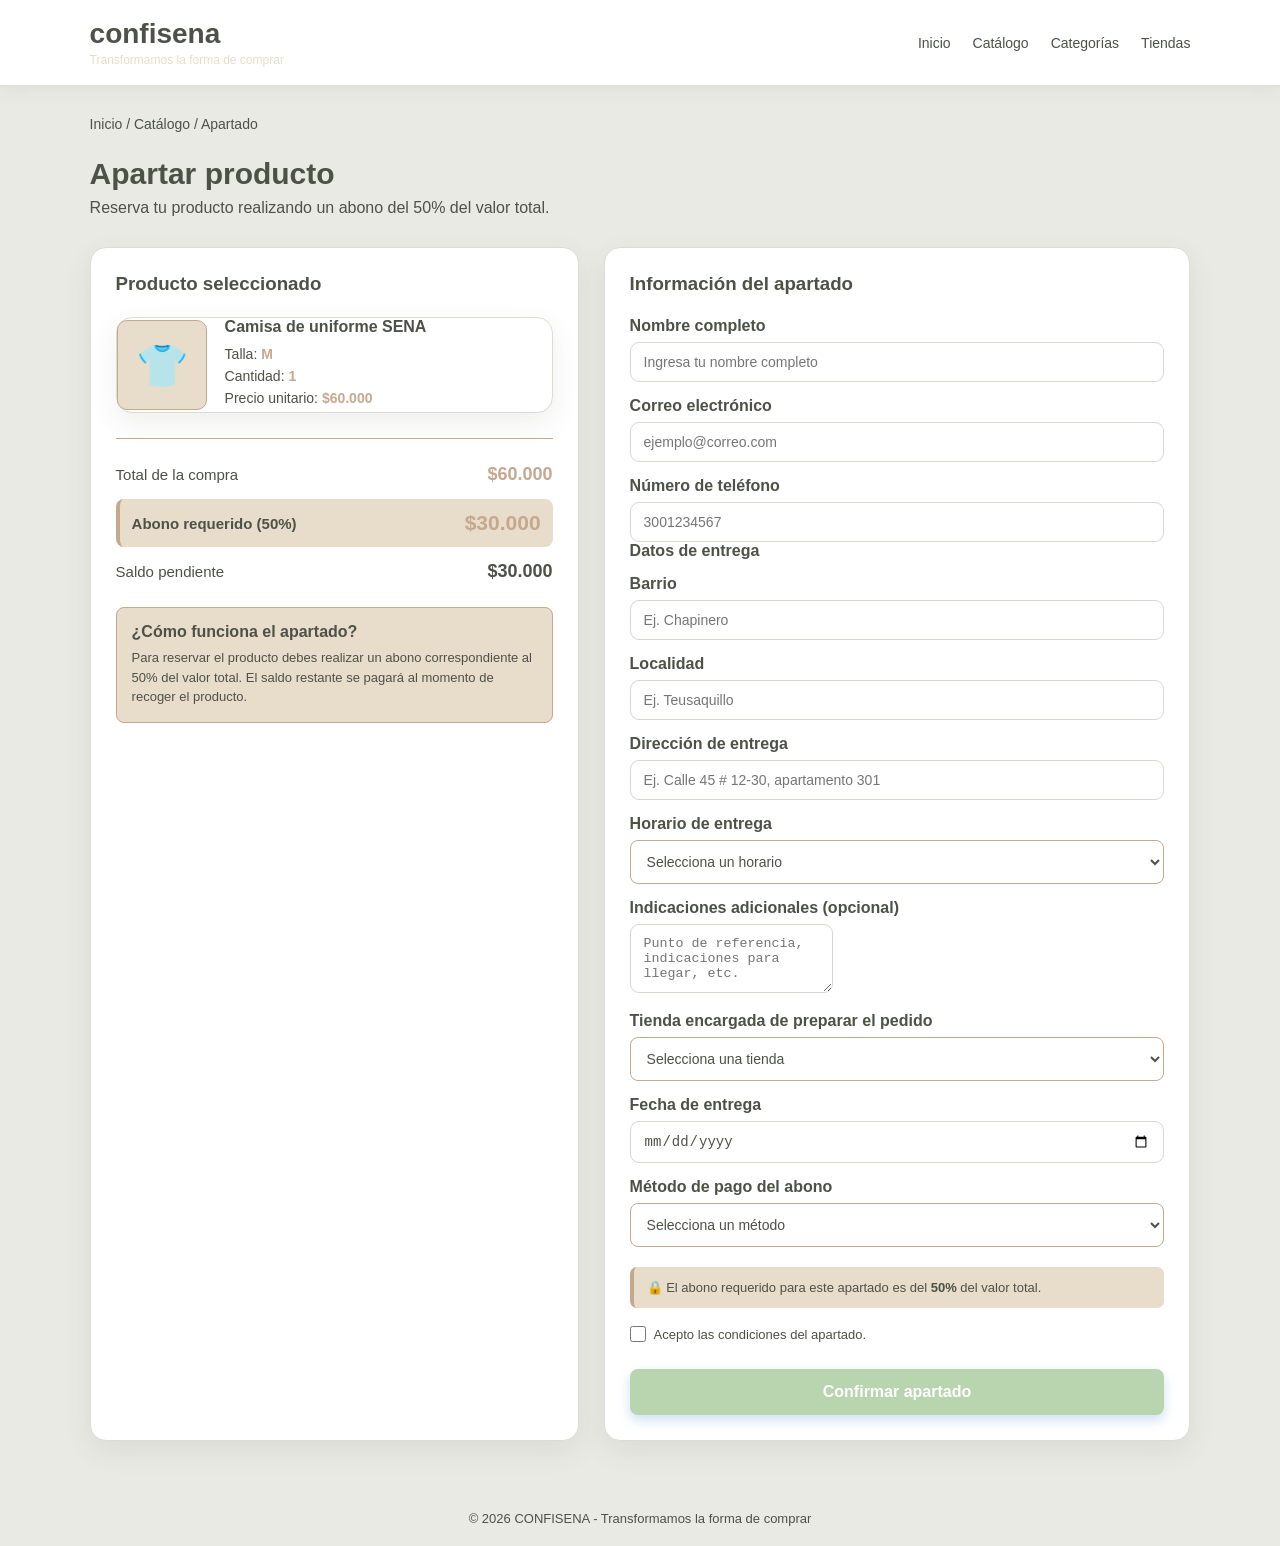
<file: confisena/apartado.html>
<!DOCTYPE html>
<html lang="es">
<head>
    <meta charset="UTF-8">
    <meta name="viewport" content="width=device-width, initial-scale=1.0">
    <title>Apartado - CONFISENA</title>
    <link rel="stylesheet" href="apartado.css">
    <script src="jproducto.js" defer></script>
</head>
<body>
<header class="encabezado">
    <div class="logo">
        <h1>confisena</h1>
        <p>Transformamos la forma de comprar</p>
    </div>
    <nav>
        <a href="index.html">Inicio</a>
        <a href="catalogo.html">Catálogo</a>
        <a href="catalogo.html">Categorías</a>
        <a href="#">Tiendas</a>
    </nav>
</header>

<main class="contenedor">
    <div class="ruta">Inicio / Catálogo / Apartado</div>
    <h2>Apartar producto</h2>
    <p class="descripcion">Reserva tu producto realizando un abono del 50% del valor total.</p>

    <div class="contenido">
        <section class="resumen">
            <h3>Producto seleccionado</h3>
            <div class="producto">
                <div class="imagen-producto">👕</div>
                <div class="informacion-producto">
                    <h4 id="nombreProducto">Camisa de uniforme SENA</h4>
                    <p>Talla: <strong id="tallaProducto">M</strong></p>
                    <p>Cantidad: <strong id="cantidadProducto">1</strong></p>
                    <p>Precio unitario: <strong id="precioProducto">$60.000</strong></p>
                </div>
            </div>
            <div class="linea"></div>
            <div class="fila-precio"><span>Total de la compra</span><strong id="totalApartado">$60.000</strong></div>
            <div class="fila-precio abono"><span>Abono requerido (50%)</span><strong id="abonoApartado">$30.000</strong></div>
            <div class="fila-precio saldo"><span>Saldo pendiente</span><strong id="saldoApartado">$30.000</strong></div>
            <div class="informacion-apartado">
                <strong>¿Cómo funciona el apartado?</strong>
                <p>Para reservar el producto debes realizar un abono correspondiente al 50% del valor total. El saldo restante se pagará al momento de recoger el producto.</p>
            </div>
        </section>

        <section class="formulario">
            <h3>Información del apartado</h3>
            <form id="formularioApartado">
                <label for="nombre">Nombre completo</label>
                <input type="text" id="nombre" placeholder="Ingresa tu nombre completo" required>

                <label for="correo">Correo electrónico</label>
                <input type="email" id="correo" placeholder="ejemplo@correo.com" required>

                <label for="telefono">Número de teléfono</label>
                <input type="tel" id="telefono" placeholder="3001234567" minlength="10" maxlength="10" pattern="3[0-9]{9}" inputmode="numeric" required>

                
                <h4>Datos de entrega</h4>
                <label for="barrio">Barrio</label>
                <input type="text" id="barrio" maxlength="80" placeholder="Ej. Chapinero" required>

                <label for="localidad">Localidad</label>
                <input type="text" id="localidad" maxlength="80" placeholder="Ej. Teusaquillo" required>

                <label for="direccion">Dirección de entrega</label>
                <input type="text" id="direccion" maxlength="180" placeholder="Ej. Calle 45 # 12-30, apartamento 301" required>

                <label for="horarioEntrega">Horario de entrega</label>
                <select id="horarioEntrega" required>
                    <option value="">Selecciona un horario</option>
                    <option value="Manana">Mañana (8:00 a. m. - 12:00 p. m.)</option>
                    <option value="Tarde">Tarde (2:00 p. m. - 6:00 p. m.)</option>
                </select>

                <label for="indicacionesEntrega">Indicaciones adicionales (opcional)</label>
                <textarea id="indicacionesEntrega" maxlength="250" rows="3" placeholder="Punto de referencia, indicaciones para llegar, etc."></textarea>

                <label for="tienda">Tienda encargada de preparar el pedido</label>
                <select id="tienda" required>
                    <option value="">Selecciona una tienda</option>
                    <option value="Tienda CONFISENA Centro">CONFISENA - Centro</option>
                    <option value="Tienda CONFISENA Chapinero">CONFISENA - Chapinero</option>
                    <option value="Tienda CONFISENA Kennedy">CONFISENA - Kennedy</option>
                </select>

                <label for="fechaEntrega">Fecha de entrega</label>
                <input type="date" id="fechaEntrega" required>

                <label for="metodoAbono">Método de pago del abono</label>
                <select id="metodoAbono" required>
                    <option value="">Selecciona un método</option>
                    <option value="tarjeta">Tarjeta débito / crédito</option>
                    <option value="pse">PSE</option>
                    <option value="nequi">Nequi</option>
                </select>

                <div id="datosTarjeta" class="datos-pago">
                    <label for="numeroTarjeta">Número de tarjeta</label>
                    <input type="text" id="numeroTarjeta" placeholder="0000 0000 0000 0000" minlength="16" maxlength="19" pattern="[0-9 ]{16,19}" inputmode="numeric" autocomplete="cc-number">

                    <div class="fila">
                        <div>
                            <label for="vencimiento">Vencimiento</label>
                            <input type="text" id="vencimiento" placeholder="MM/AA" maxlength="5" pattern="(0[1-9]|1[0-2])/[0-9]{2}" inputmode="numeric">
                        </div>
                        <div>
                            <label for="cvv">CVV</label>
                            <input type="password" id="cvv" placeholder="123" minlength="3" maxlength="3" pattern="[0-9]{3}" inputmode="numeric" autocomplete="cc-csc">
                        </div>
                    </div>
                </div>

                <div class="seguridad">🔒 El abono requerido para este apartado es del <strong>50%</strong> del valor total.</div>
                <label class="check">
                    <input type="checkbox" id="terminos" required>
                    Acepto las condiciones del apartado.
                </label>
                <button type="submit" class="boton-apartar">Confirmar apartado</button>
            </form>
        </section>
    </div>
</main>

<footer><p>© 2026 CONFISENA - Transformamos la forma de comprar</p></footer>
<script src="apartado.js"></script>
</body>
</html>
</file>
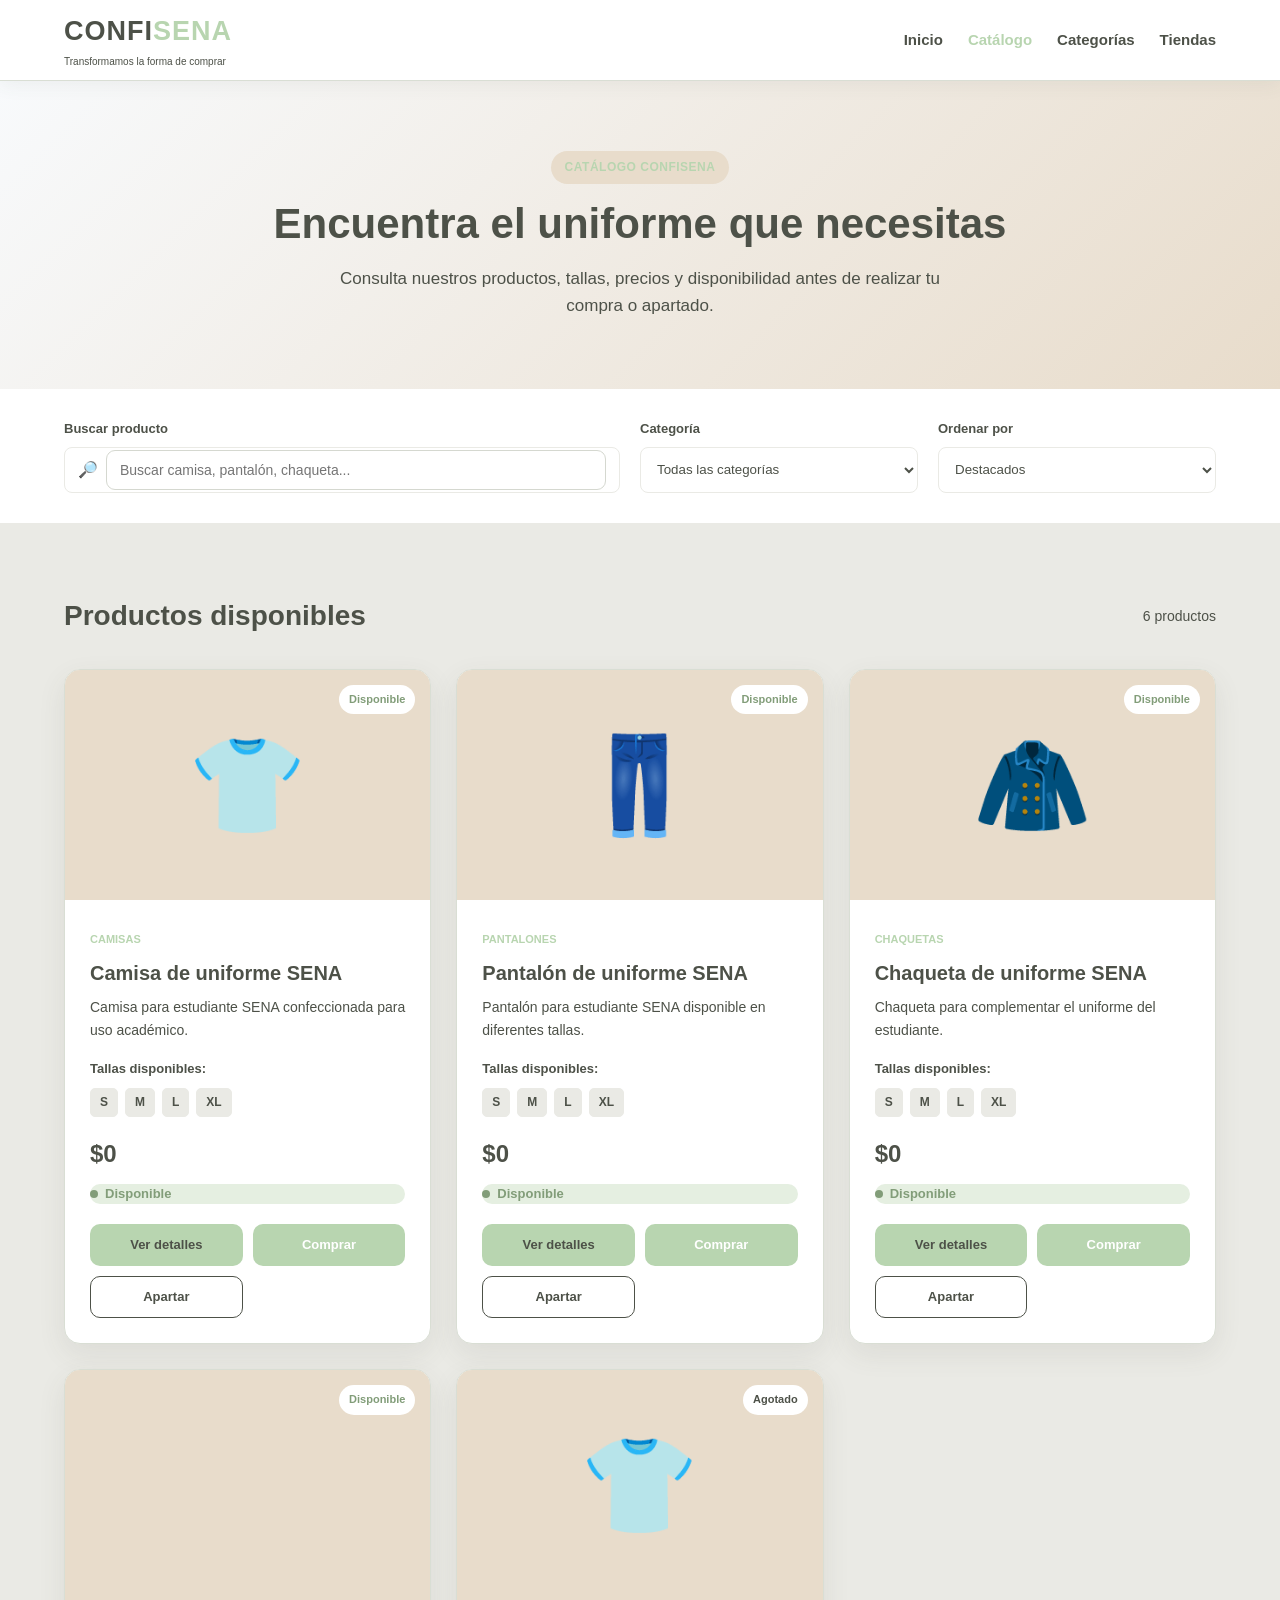
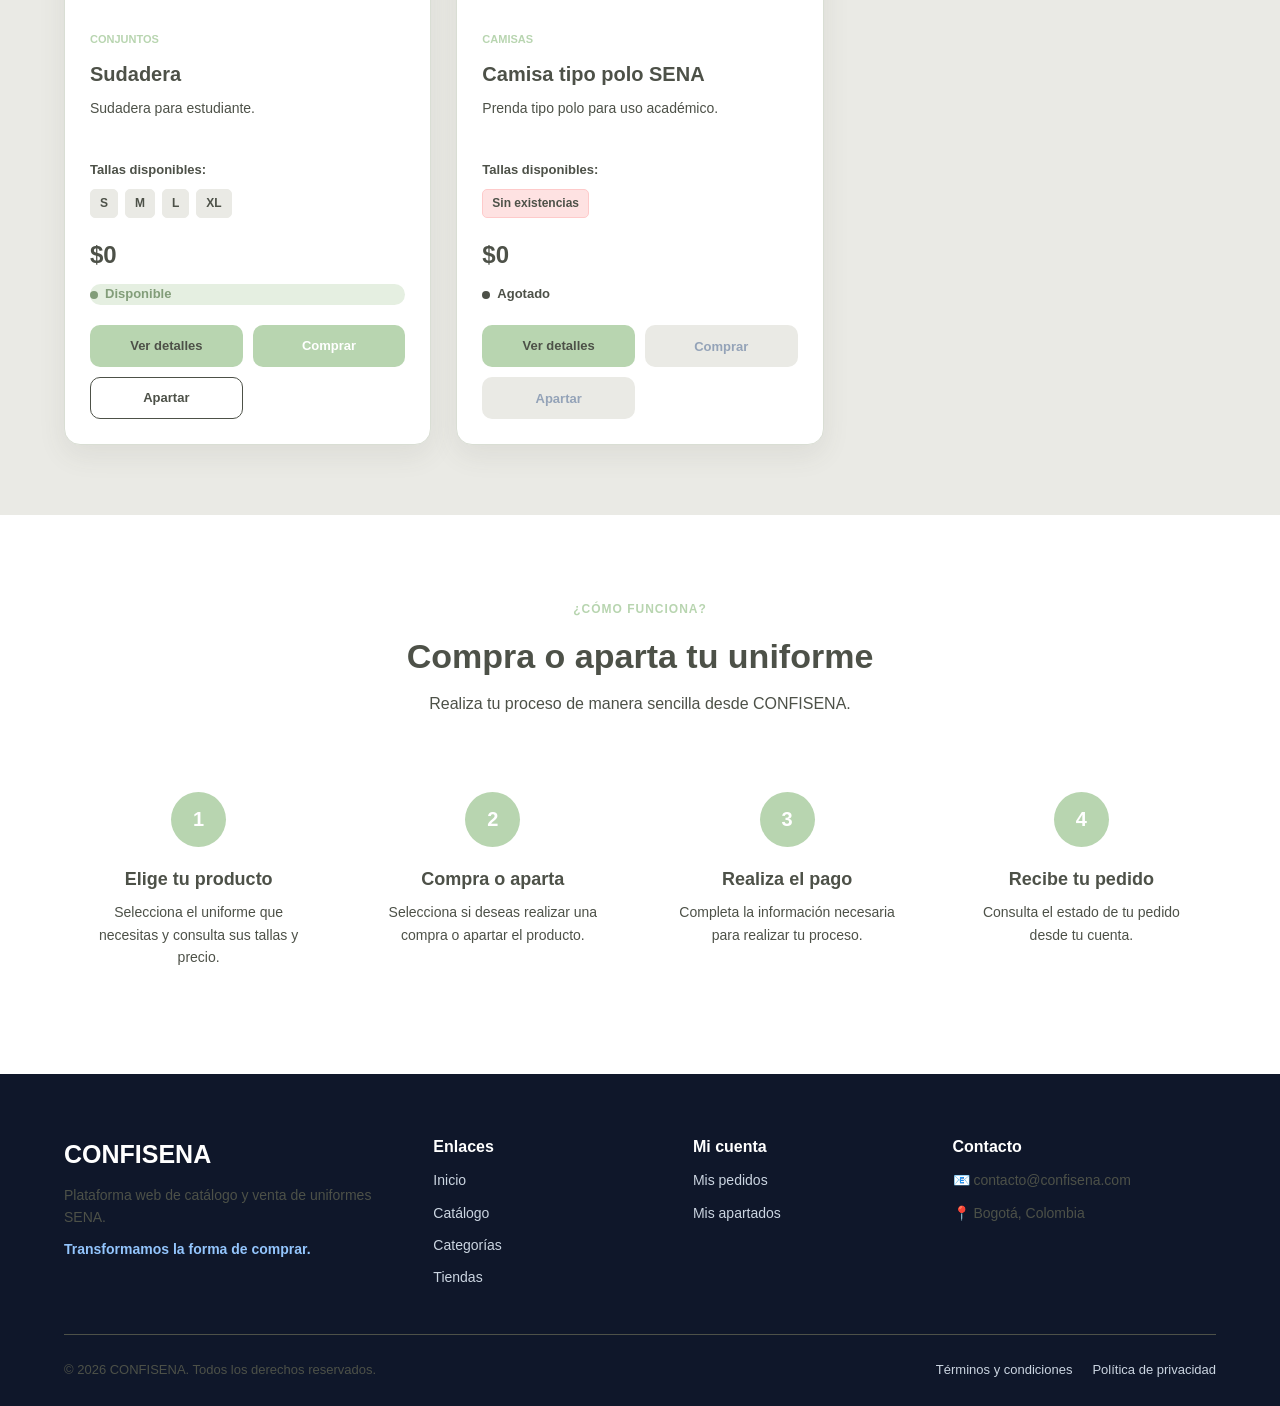
<file: confisena/catalogo.html>
<!DOCTYPE html>
<html lang="es">

<head>
    <meta charset="UTF-8">
    <meta name="viewport" content="width=device-width, initial-scale=1.0">

    <title>Catálogo | CONFISENA</title>

    <!-- CSS principal del catálogo -->
    <link rel="stylesheet" href="stylecatalogo.css">
</head>

<body>

    <header class="header">

        <div class="contenedor header-contenido">

            <a href="index.html" class="logo">

                <span class="logo-principal">
                    CONFI<span>SENA</span>
                </span>

                <small>
                    Transformamos la forma de comprar
                </small>

            </a>


            <nav class="menu">

                <a href="index.html">
                    Inicio
                </a>

                <a href="catalogo.html" class="activo">
                    Catálogo
                </a>

                <a href="1">
                    Categorías
                </a>

                <a href="s">
                    Tiendas
                </a>



            </nav>

        </div>

    </header>


    <main>

        <section class="catalogo-encabezado">

            <div class="contenedor">

                <span class="etiqueta">
                    CATÁLOGO CONFISENA
                </span>

                <h1>
                    Encuentra el uniforme que necesitas
                </h1>

                <p>
                    Consulta nuestros productos, tallas, precios
                    y disponibilidad antes de realizar tu compra
                    o apartado.
                </p>

            </div>

        </section>



        <section class="filtros-seccion">

            <div class="contenedor filtros">

                <div class="buscador">

                    <label for="buscar">
                        Buscar producto
                    </label>

                    <div class="buscador-input">

                        <span>
                            🔎
                        </span>

                        <input
                            type="text"
                            id="buscar"
                            placeholder="Buscar camisa, pantalón, chaqueta..."
                        >

                    </div>

                </div>


                <div class="filtro">

                    <label for="categoria">
                        Categoría
                    </label>

                    <select id="categoria">

                        <option value="todos">
                            Todas las categorías
                        </option>

                        <option value="camisas">
                            Camisas
                        </option>

                        <option value="pantalones">
                            Pantalones
                        </option>

                        <option value="chaquetas">
                            Chaquetas
                        </option>

                        <option value="conjuntos">
                            Conjuntos
                        </option>

                    </select>

                </div>

                <div class="filtro">

                    <label for="ordenar">
                        Ordenar por
                    </label>

                    <select id="ordenar">

                        <option value="destacados">
                            Destacados
                        </option>

                        <option value="menor">
                            Precio menor a mayor
                        </option>

                        <option value="mayor">
                            Precio mayor a menor
                        </option>

                        <option value="nombre">
                            Nombre a - z

                        </option>

                    </select>

                </div>

            </div>

        </section>


        <section class="catalogo-seccion">

            <div class="contenedor">

                <div class="catalogo-superior">

                    <h2>
                        Productos disponibles
                    </h2>

                    <span>
                        6 productos
                    </span>

                </div>


                <div class="productos-grid">


                    <article class="producto-card">

                        <div class="producto-imagen">

                            <span class="etiqueta-producto">
                                Disponible
                            </span>

                            <div class="imagen-placeholder">
                                👕
                            </div>

                        </div>


                        <div class="producto-contenido">

                            <span class="categoria-producto">
                                Camisas
                            </span>

                            <h3>
                                Camisa de uniforme SENA
                            </h3>

                            <p class="descripcion">
                                Camisa para estudiante SENA
                                confeccionada para uso académico.
                            </p>

                            <div class="producto-dato">

                                <strong>
                                    Tallas disponibles:
                                </strong>

                                <div class="tallas">

                                    <span>
                                        S
                                    </span>

                                    <span>
                                        M
                                    </span>

                                    <span>
                                        L
                                    </span>

                                    <span>
                                        XL
                                    </span>

                                </div>

                            </div>

                            <div class="precio">
                                $0
                            </div>


                            <div class="disponibilidad disponible">

                                <span class="punto"></span>

                                Disponible

                            </div>


                            <div class="producto-botones">
                                
                                <a href="producto.html" class="btn detalles">
                                    Ver detalles</a>

                                <a href="pago.html"
                                   class="btn comprar">

                                    Comprar

                                </a>

                                <a href="apartado.html"
                                   class="btn apartar">

                                    Apartar

                                </a>

                            </div>

                        </div>

                    </article>


                    <article class="producto-card">

                        <div class="producto-imagen">

                            <span class="etiqueta-producto">
                                Disponible
                            </span>

                            <div class="imagen-placeholder">
                                👖
                            </div>

                        </div>


                        <div class="producto-contenido">

                            <span class="categoria-producto">
                                Pantalones
                            </span>

                            <h3>
                                Pantalón de uniforme SENA
                            </h3>

                            <p class="descripcion">
                                Pantalón para estudiante SENA
                                disponible en diferentes tallas.
                            </p>


                            <div class="producto-dato">

                                <strong>
                                    Tallas disponibles:
                                </strong>

                                <div class="tallas">

                                    <span>
                                        S
                                    </span>

                                    <span>
                                        M
                                    </span>

                                    <span>
                                        L
                                    </span>

                                    <span>
                                        XL
                                    </span>

                                </div>

                            </div>


                            <div class="precio">
                                $0
                            </div>


                            <div class="disponibilidad disponible">

                                <span class="punto"></span>

                                Disponible

                            </div>


                            <div class="producto-botones">
                                
                                <a href="producto.html" class="btn detalles">
                                    Ver detalles</a>

                                <a href="pago.html"
                                   class="btn comprar">

                                    Comprar

                                </a>

                                <a href="apartado.html"
                                   class="btn apartar">

                                    Apartar

                                </a>

                            </div>

                        </div>

                    </article>

                    <article class="producto-card">

                        <div class="producto-imagen">

                            <span class="etiqueta-producto">
                                Disponible
                            </span>

                            <div class="imagen-placeholder">
                                🧥
                            </div>

                        </div>


                        <div class="producto-contenido">

                            <span class="categoria-producto">
                                Chaquetas
                            </span>

                            <h3>
                                Chaqueta de uniforme SENA
                            </h3>

                            <p class="descripcion">
                                Chaqueta para complementar
                                el uniforme del estudiante.
                            </p>


                            <div class="producto-dato">

                                <strong>
                                    Tallas disponibles:
                                </strong>

                                <div class="tallas">

                                    <span>
                                        S
                                    </span>

                                    <span>
                                        M
                                    </span>

                                    <span>
                                        L
                                    </span>

                                    <span>
                                        XL
                                    </span>

                                </div>

                            </div>


                            <div class="precio">
                                $0
                            </div>


                            <div class="disponibilidad disponible">

                                <span class="punto"></span>

                                Disponible

                            </div>


                            <div class="producto-botones">
                                
                                <a href="producto.html" class="btn detalles">
                                    Ver detalles</a>
                                    

                                <a href="pago.html"
                                   class="btn comprar">

                                    Comprar

                                </a>

                                <a href="apartado.html"
                                   class="btn apartar">

                                    Apartar

                                </a>

                            </div>

                        </div>

                    </article>


                    <article class="producto-card">

                        <div class="producto-imagen">

                            <span class="etiqueta-producto">
                                Disponible
                            </span>

                            <div class="imagen-placeholder">
                                
                            </div>

                        </div>


                        <div class="producto-contenido">

                            <span class="categoria-producto">
                                conjuntos
                            </span>

                            <h3>
                                Sudadera
                            </h3>

                            <p class="descripcion">
                                Sudadera
                                para estudiante.
                            </p>


                            <div class="producto-dato">

                                <strong>
                                    Tallas disponibles:
                                </strong>

                                <div class="tallas">

                                    <span>
                                        S
                                    </span>

                                    <span>
                                        M
                                    </span>

                                    <span>
                                        L
                                    </span>

                                    <span>
                                        XL
                                    </span>

                                </div>

                            </div>


                            <div class="precio">
                                $0
                            </div>


                            <div class="disponibilidad disponible">

                                <span class="punto"></span>

                                Disponible

                            </div>


                            <div class="producto-botones">

                                <a href="producto.html" class="btn detalles">
                                    Ver detalles</a>

                                <a href="pago.html"
                                   class="btn comprar">

                                    Comprar

                                </a>

                                <a href="apartado.html"class="btn apartar">

                                    Apartar

                                </a>


                            </div>

                        </div>

                    </article>


                    <article class="producto-card">

                        <div class="producto-imagen">

                            <span class="etiqueta-producto agotado">
                                Agotado
                            </span>

                            <div class="imagen-placeholder">
                                👕
                            </div>

                        </div>


                        <div class="producto-contenido">

                            <span class="categoria-producto">
                                Camisas
                            </span>

                            <h3>
                                Camisa tipo polo SENA
                            </h3>

                            <p class="descripcion">
                                Prenda tipo polo para uso
                                académico.
                            </p>


                            <div class="producto-dato">

                                <strong>
                                    Tallas disponibles:
                                </strong>

                                <div class="tallas">

                                    <span class="sin-stock">
                                        Sin existencias
                                    </span>

                                </div>

                            </div>


                            <div class="precio">
                                $0
                            </div>


                            <div class="disponibilidad agotado-texto">

                                <span class="punto"></span>

                                Agotado

                            </div>


                            <div class="producto-botones">

                                <a href="producto.html" class="btn detalles">
                                    Ver detalles</a>

                                <button
                                    class="btn comprar deshabilitado"
                                    disabled>

                                    Comprar

                                </button>

                                <button
                                    class="btn apartar deshabilitado"
                                    disabled>

                                    Apartar

                                </button>

                            </div>

                        </div>

                    </article>

                </div>

            </div>

        </section>



        <section class="como-comprar">

            <div class="contenedor">

                <div class="titulo-seccion">

                    <span>
                        ¿CÓMO FUNCIONA?
                    </span>

                    <h2>
                        Compra o aparta tu uniforme
                    </h2>

                    <p>
                        Realiza tu proceso de manera sencilla
                        desde CONFISENA.
                    </p>

                </div>


                <div class="pasos-grid">


                    <div class="paso">

                        <div class="numero">
                            1
                        </div>

                        <h3>
                            Elige tu producto
                        </h3>

                        <p>
                            Selecciona el uniforme que necesitas
                            y consulta sus tallas y precio.
                        </p>

                    </div>

                    <div class="paso">

                        <div class="numero">
                            2
                        </div>

                        <h3>
                            Compra o aparta
                        </h3>

                        <p>
                            Selecciona si deseas realizar una
                            compra o apartar el producto.
                        </p>

                    </div>



                    <div class="paso">

                        <div class="numero">
                            3
                        </div>

                        <h3>
                            Realiza el pago
                        </h3>

                        <p>
                            Completa la información necesaria
                            para realizar tu proceso.
                        </p>

                    </div>


                    <div class="paso">

                        <div class="numero">
                            4
                        </div>

                        <h3>
                            Recibe tu pedido
                        </h3>

                        <p>
                            Consulta el estado de tu pedido
                            desde tu cuenta.
                        </p>

                    </div>

                </div>

            </div>

        </section>

    </main>

    <footer class="footer">

        <div class="contenedor footer-grid">


            <div class="footer-col">

                <h3>
                    CONFISENA
                </h3>

                <p>
                    Plataforma web de catálogo y venta
                    de uniformes SENA.
                </p>

                <p class="slogan">
                    Transformamos la forma de comprar.
                </p>

            </div>


            <div class="footer-col">

                <h4>
                    Enlaces
                </h4>

                <a href="index.html">
                    Inicio
                </a>

                <a href="catalogo.html">
                    Catálogo
                </a>

                <a href="i">
                    Categorías
                </a>

                <a href="i">
                    Tiendas
                </a>

            </div>


            <div class="footer-col">

                <h4>
                    Mi cuenta
                </h4>

                <a href="#">
                    Mis pedidos
                </a>

                <a href="#">
                    Mis apartados
                </a>

            </div>


            <div class="footer-col">

                <h4>
                    Contacto
                </h4>

                <p>
                    📧 contacto@confisena.com
                </p>

                <p>
                    📍 Bogotá, Colombia
                </p>

            </div>

        </div>


        <div class="footer-bottom">

            <p>
                © 2026 CONFISENA. Todos los derechos reservados.
            </p>

            <div>

                <a href="#">
                    Términos y condiciones
                </a>

                <a href="#">
                    Política de privacidad
                </a>

            </div>

        </div>

    </footer>

</body>

</html>
</file>
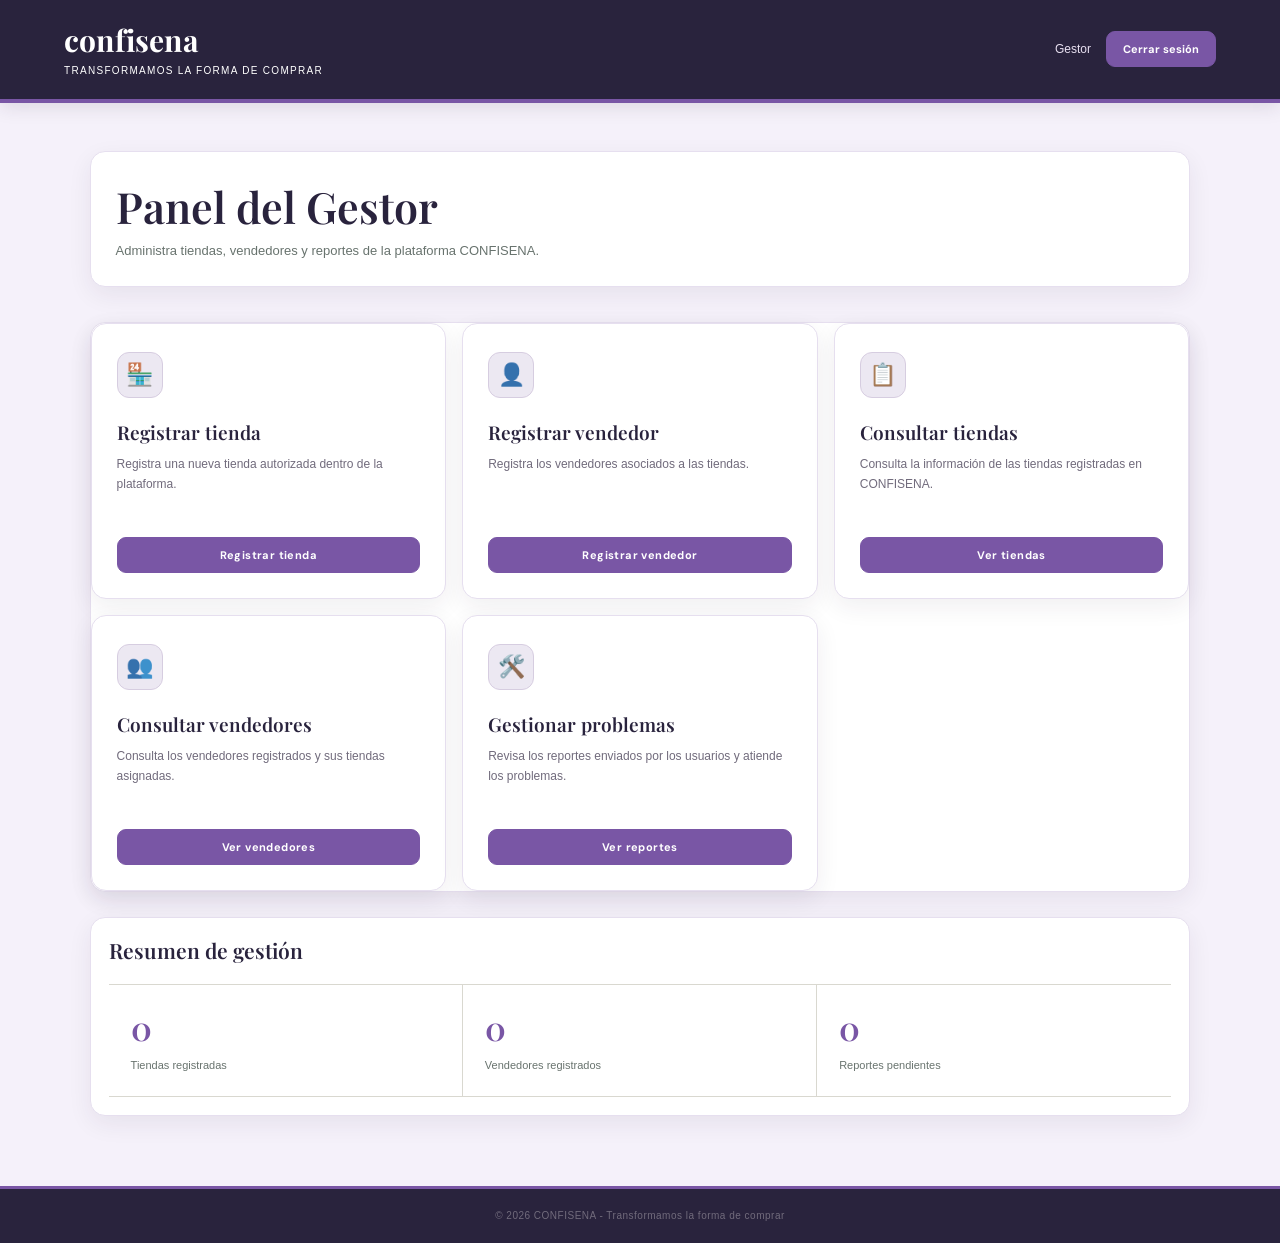
<file: confisena/gestor.html>
<!DOCTYPE html>
<html lang="es">

<head>

    <meta charset="UTF-8">

    <meta name="viewport" content="width=device-width, initial-scale=1.0">

    <title>Panel del Gestor - CONFISENA</title>

    <link rel="stylesheet" href="gestor.css">
    <link rel="stylesheet" href="gestor-compartido.css">

</head>


<body>


<header class="encabezado">

    <div class="logo">

        <h1>confisena</h1>

        <p>
            Transformamos la forma de comprar
        </p>

    </div>


    <div class="usuario-header">

        <span>
            Gestor
        </span>

        <button id="cerrarSesion">
            Cerrar sesión
        </button>

    </div>

</header>


<main class="contenedor">


    <section class="bienvenida">

        <h2>
            Panel del Gestor
        </h2>

        <p>
            Administra tiendas, vendedores y reportes
            de la plataforma CONFISENA.
        </p>

    </section>



    <section class="tarjetas">


        <!-- REGISTRAR TIENDA -->

        <article class="tarjeta">

            <div class="icono">
                🏪
            </div>

            <h3>
                Registrar tienda
            </h3>

            <p>
                Registra una nueva tienda autorizada
                dentro de la plataforma.
            </p>

            <button
                class="boton"
                id="registrarTienda"
            >
                Registrar tienda
            </button>

        </article>



        <article class="tarjeta">

            <div class="icono">
                👤
            </div>

            <h3>
                Registrar vendedor
            </h3>

            <p>
                Registra los vendedores asociados
                a las tiendas.
            </p>

            <button
                class="boton"
                id="registrarVendedor"
            >
                Registrar vendedor
            </button>

        </article>


        <article class="tarjeta">

            <div class="icono">
                📋
            </div>

            <h3>
                Consultar tiendas
            </h3>

            <p>
                Consulta la información de las tiendas
                registradas en CONFISENA.
            </p>

            <button
                class="boton"
                id="consultarTiendas"
            >
                Ver tiendas
            </button>

        </article>


        <article class="tarjeta">

            <div class="icono">
                👥
            </div>

            <h3>
                Consultar vendedores
            </h3>

            <p>
                Consulta los vendedores registrados
                y sus tiendas asignadas.
            </p>

            <button
                class="boton"
                id="consultarVendedores"
            >
                Ver vendedores
            </button>

        </article>


        <article class="tarjeta">

            <div class="icono">
                🛠️
            </div>

            <h3>
                Gestionar problemas
            </h3>

            <p>
                Revisa los reportes enviados por
                los usuarios y atiende los problemas.
            </p>

            <button
                class="boton"
                id="gestionarProblemas"
            >
                Ver reportes
            </button>

        </article>



    </section>



    <section class="resumen">


        <h3>
            Resumen de gestión
        </h3>


        <div class="estadisticas">


            <div class="estadistica">

                <strong id="cantidadTiendas">
                    0
                </strong>

                <span>
                    Tiendas registradas
                </span>

            </div>



            <div class="estadistica">

                <strong id="cantidadVendedores">
                    0
                </strong>

                <span>
                    Vendedores registrados
                </span>

            </div>



            <div class="estadistica">

                <strong id="cantidadReportes">
                    0
                </strong>

                <span>
                    Reportes pendientes
                </span>

            </div>


        </div>

    </section>


</main>




<footer>

    <p>
        © 2026 CONFISENA -
        Transformamos la forma de comprar
    </p>

</footer>



<script src="gestor.js"></script>


</body>

</html>
</file>
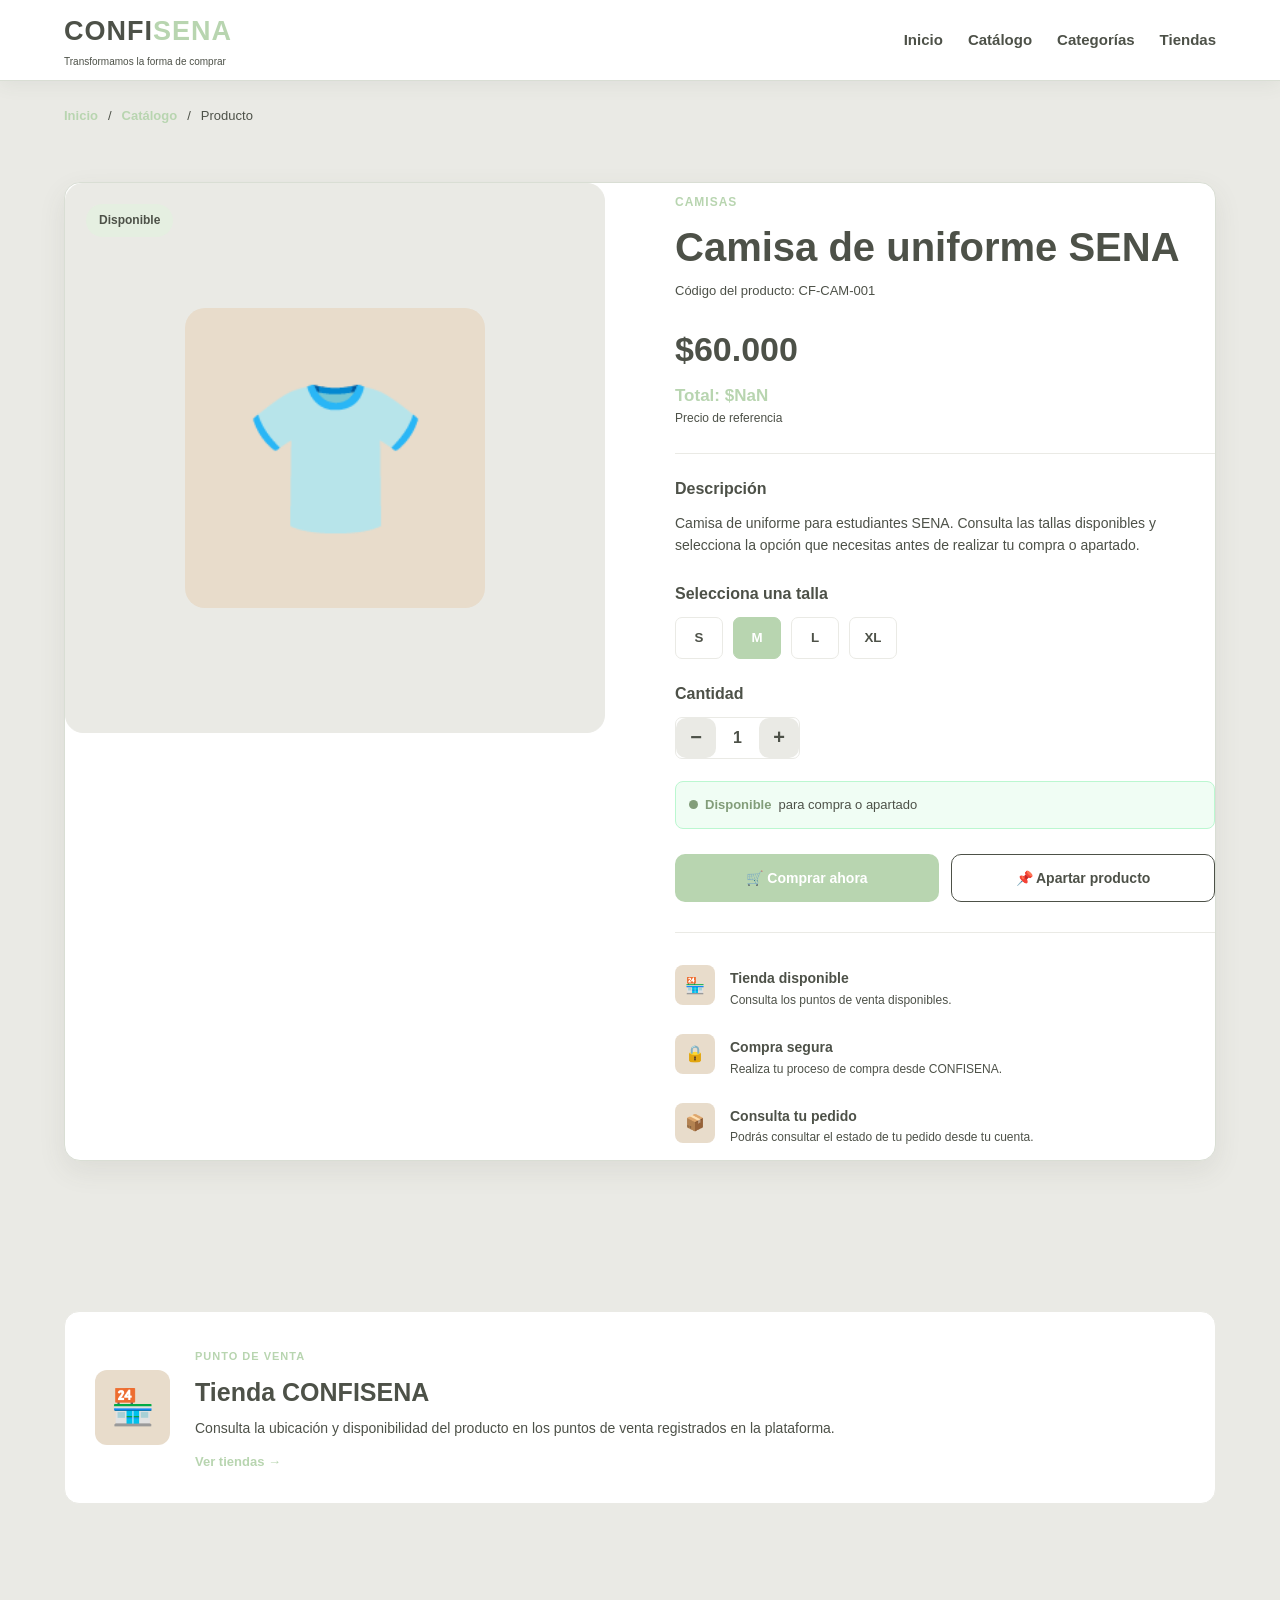
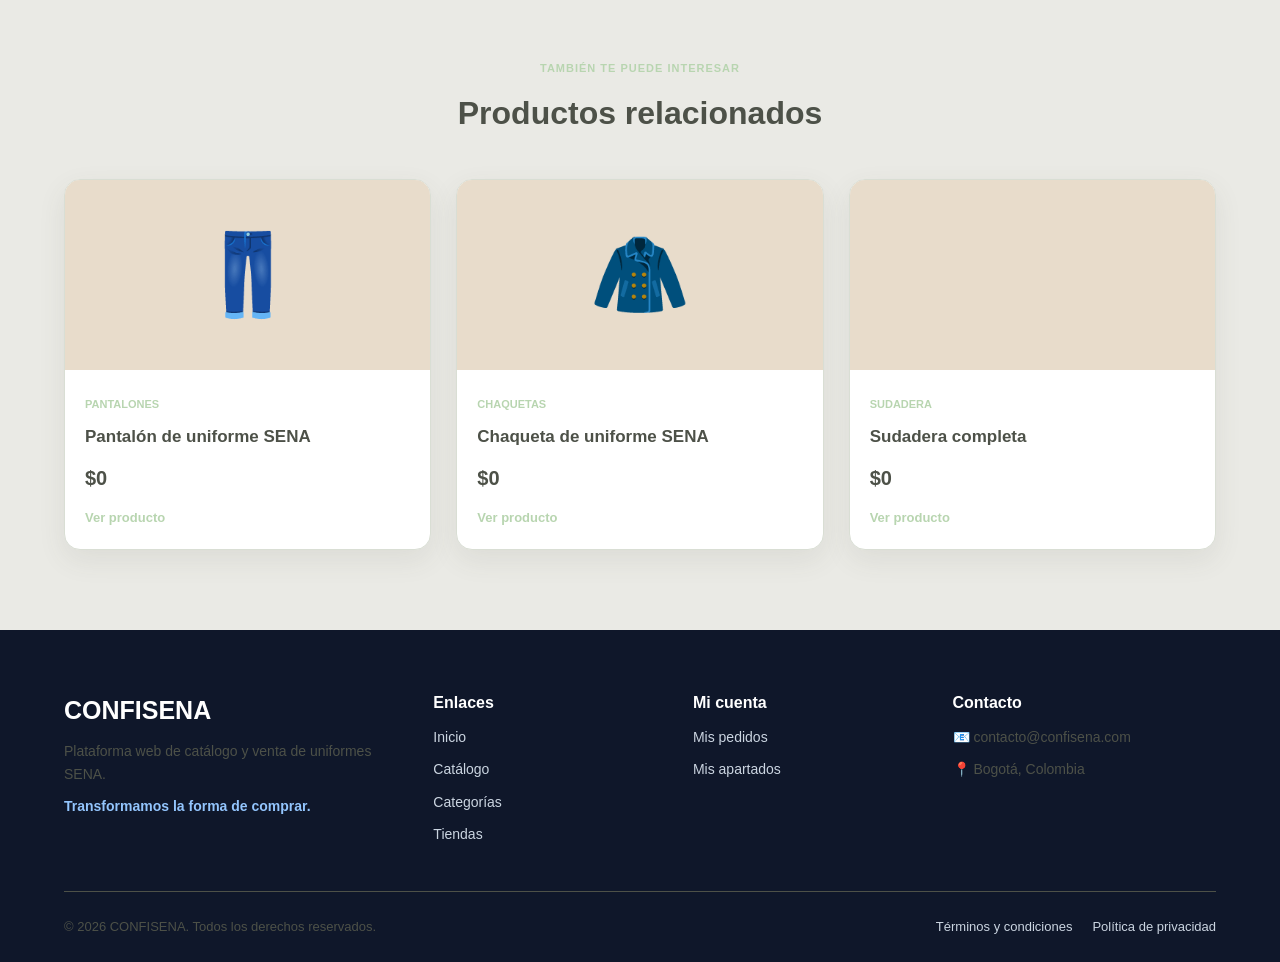
<file: confisena/producto.html>
<!DOCTYPE html>
<html lang="es">

<head>
    <meta charset="UTF-8">
    <meta name="viewport" content="width=device-width, initial-scale=1.0">

    <title>Producto | CONFISENA</title>

    <link rel="stylesheet" href="sproducto.css">
    <script src="jproducto.js" defer></script>
</head>

<body>

    <header class="header">

        <div class="contenedor header-contenido">


            <a href="index.html" class="logo">

                <span class="logo-principal">
                    CONFI<span>SENA</span>
                </span>

                <small>
                    Transformamos la forma de comprar
                </small>

            </a>


            <nav class="menu">

                <a href="index.html">
                    Inicio
                </a>

                <a href="catalogo.html">
                    Catálogo
                </a>

                <a href="i">
                    Categorías
                </a>

                <a href="i">
                    Tiendas
                </a>


            </nav>

        </div>

    </header>


    <main>


        <div class="contenedor">

            <div class="migas">

                <a href="index.html">
                    Inicio
                </a>

                <span>
                    /
                </span>

                <a href="catalogo.html">
                    Catálogo
                </a>

                <span>
                    /
                </span>

                <span>
                    Producto
                </span>

            </div>

        </div>



        <section class="producto-seccion">

            <div class="contenedor producto">


                <div class="producto-imagen">

                    <span class="estado">
                        Disponible
                    </span>


                    <div class="imagen-placeholder">
                        👕
                    </div>

                </div>


                <div class="producto-info">

                    <span class="categoria">
                        CAMISAS
                    </span>

                    <h1>
                        Camisa de uniforme SENA
                    </h1>

                    <p class="codigo">
                        Código del producto: CF-CAM-001
                    </p>

                    <div class="precio">
                        $60.000
                    </div>

                    <p class="iva">
                        Precio de referencia
                    </p>


                    <div class="descripcion">

                        <h2>
                            Descripción
                        </h2>

                        <p>
                            Camisa de uniforme para estudiantes SENA.
                            Consulta las tallas disponibles y selecciona
                            la opción que necesitas antes de realizar
                            tu compra o apartado.
                        </p>

                    </div>



                    <div class="seleccion">

                        <h2>
                            Selecciona una talla
                        </h2>

                        <div class="tallas">

                            <button class="talla">
                                S
                            </button>

                            <button class="talla seleccionada">
                                M
                            </button>

                            <button class="talla">
                                L
                            </button>

                            <button class="talla">
                                XL
                            </button>

                        </div>

                    </div>


                    <div class="cantidad">

                        <h2>
                            Cantidad
                        </h2>

                        <div class="contador">

                            <button>
                                −
                            </button>

                            <span>
                                1
                            </span>

                            <button>
                                +
                            </button>

                        </div>

                    </div>


                    <div class="disponibilidad">

                        <span class="punto"></span>

                        <strong>
                            Disponible
                        </strong>

                        <span>
                            para compra o apartado
                        </span>

                    </div>


                    <div class="acciones">

                        <a href="pago.html"
                           class="boton comprar">

                            🛒 Comprar ahora

                        </a>

                        <a href="apartado.html"
                           class="boton apartar">

                            📌 Apartar producto

                        </a>

                    </div>



                    <div class="informacion">

                        <div class="informacion-item">

                            <span class="informacion-icono">
                                🏪
                            </span>

                            <div>

                                <strong>
                                    Tienda disponible
                                </strong>

                                <p>
                                    Consulta los puntos de venta
                                    disponibles.
                                </p>

                            </div>

                        </div>


                        <div class="informacion-item">

                            <span class="informacion-icono">
                                🔒
                            </span>

                            <div>

                                <strong>
                                    Compra segura
                                </strong>

                                <p>
                                    Realiza tu proceso de compra
                                    desde CONFISENA.
                                </p>

                            </div>

                        </div>


                        <div class="informacion-item">

                            <span class="informacion-icono">
                                📦
                            </span>

                            <div>

                                <strong>
                                    Consulta tu pedido
                                </strong>

                                <p>
                                    Podrás consultar el estado
                                    de tu pedido desde tu cuenta.
                                </p>

                            </div>

                        </div>

                    </div>

                </div>

            </div>

        </section>



        <section class="tienda-seccion">

            <div class="contenedor">

                <div class="tienda-contenido">

                    <div class="tienda-icono">
                        🏪
                    </div>

                    <div class="tienda-texto">

                        <span>
                            PUNTO DE VENTA
                        </span>

                        <h2>
                            Tienda CONFISENA
                        </h2>

                        <p>
                            Consulta la ubicación y disponibilidad
                            del producto en los puntos de venta
                            registrados en la plataforma.
                        </p>

                        <a href="i"
                           class="enlace">

                            Ver tiendas →

                        </a>

                    </div>

                </div>

            </div>

        </section>

        <section class="relacionados">

            <div class="contenedor">

                <div class="titulo-seccion">

                    <span>
                        TAMBIÉN TE PUEDE INTERESAR
                    </span>

                    <h2>
                        Productos relacionados
                    </h2>

                </div>


                <div class="productos-grid">


                    <article class="producto-card">

                        <div class="producto-card-imagen">
                            👖
                        </div>

                        <div class="producto-card-info">

                            <span>
                                Pantalones
                            </span>

                            <h3>
                                Pantalón de uniforme SENA
                            </h3>

                            <strong>
                                $0
                            </strong>

                            <a href="producto.html">
                                Ver producto
                            </a>

                        </div>

                    </article>

                    <article class="producto-card">

                        <div class="producto-card-imagen">
                            🧥
                        </div>

                        <div class="producto-card-info">

                            <span>
                                Chaquetas
                            </span>

                            <h3>
                                Chaqueta de uniforme SENA
                            </h3>

                            <strong>
                                $0
                            </strong>

                            <a href="producto.html">
                                Ver producto
                            </a>

                        </div>

                    </article>


                    <article class="producto-card">

                        <div class="producto-card-imagen">
                            
                        </div>

                        <div class="producto-card-info">

                            <span>
                                Sudadera
                            </span>

                            <h3>
                                Sudadera completa
                            </h3>

                            <strong>
                                $0
                            </strong>

                            <a href="producto.html">
                                Ver producto
                            </a>

                        </div>

                    </article>

                </div>

            </div>

        </section>

    </main>



    <footer class="footer">

        <div class="contenedor footer-grid">


            <div class="footer-col">

                <h3>
                    CONFISENA
                </h3>

                <p>
                    Plataforma web de catálogo y venta
                    de uniformes SENA.
                </p>

                <p class="slogan">
                    Transformamos la forma de comprar.
                </p>

            </div>


            <div class="footer-col">

                <h4>
                    Enlaces
                </h4>

                <a href="index.html">
                    Inicio
                </a>

                <a href="catalogo.html">
                    Catálogo
                </a>

                <a href="index.html#categorias">
                    Categorías
                </a>

                <a href="index.html#tiendas">
                    Tiendas
                </a>

            </div>


            <div class="footer-col">

                <h4>
                    Mi cuenta
                </h4>

                <a href="#">
                    Mis pedidos
                </a>

                <a href="#">
                    Mis apartados
                </a>

            </div>


            <div class="footer-col">

                <h4>
                    Contacto
                </h4>

                <p>
                    📧 contacto@confisena.com
                </p>

                <p>
                    📍 Bogotá, Colombia
                </p>

            </div>

        </div>


        <div class="footer-bottom">

            <p>
                © 2026 CONFISENA. Todos los derechos reservados.
            </p>

            <div>

                <a href="#">
                    Términos y condiciones
                </a>

                <a href="#">
                    Política de privacidad
                </a>

            </div>

        </div>

    </footer>

</body>

</html>
</file>
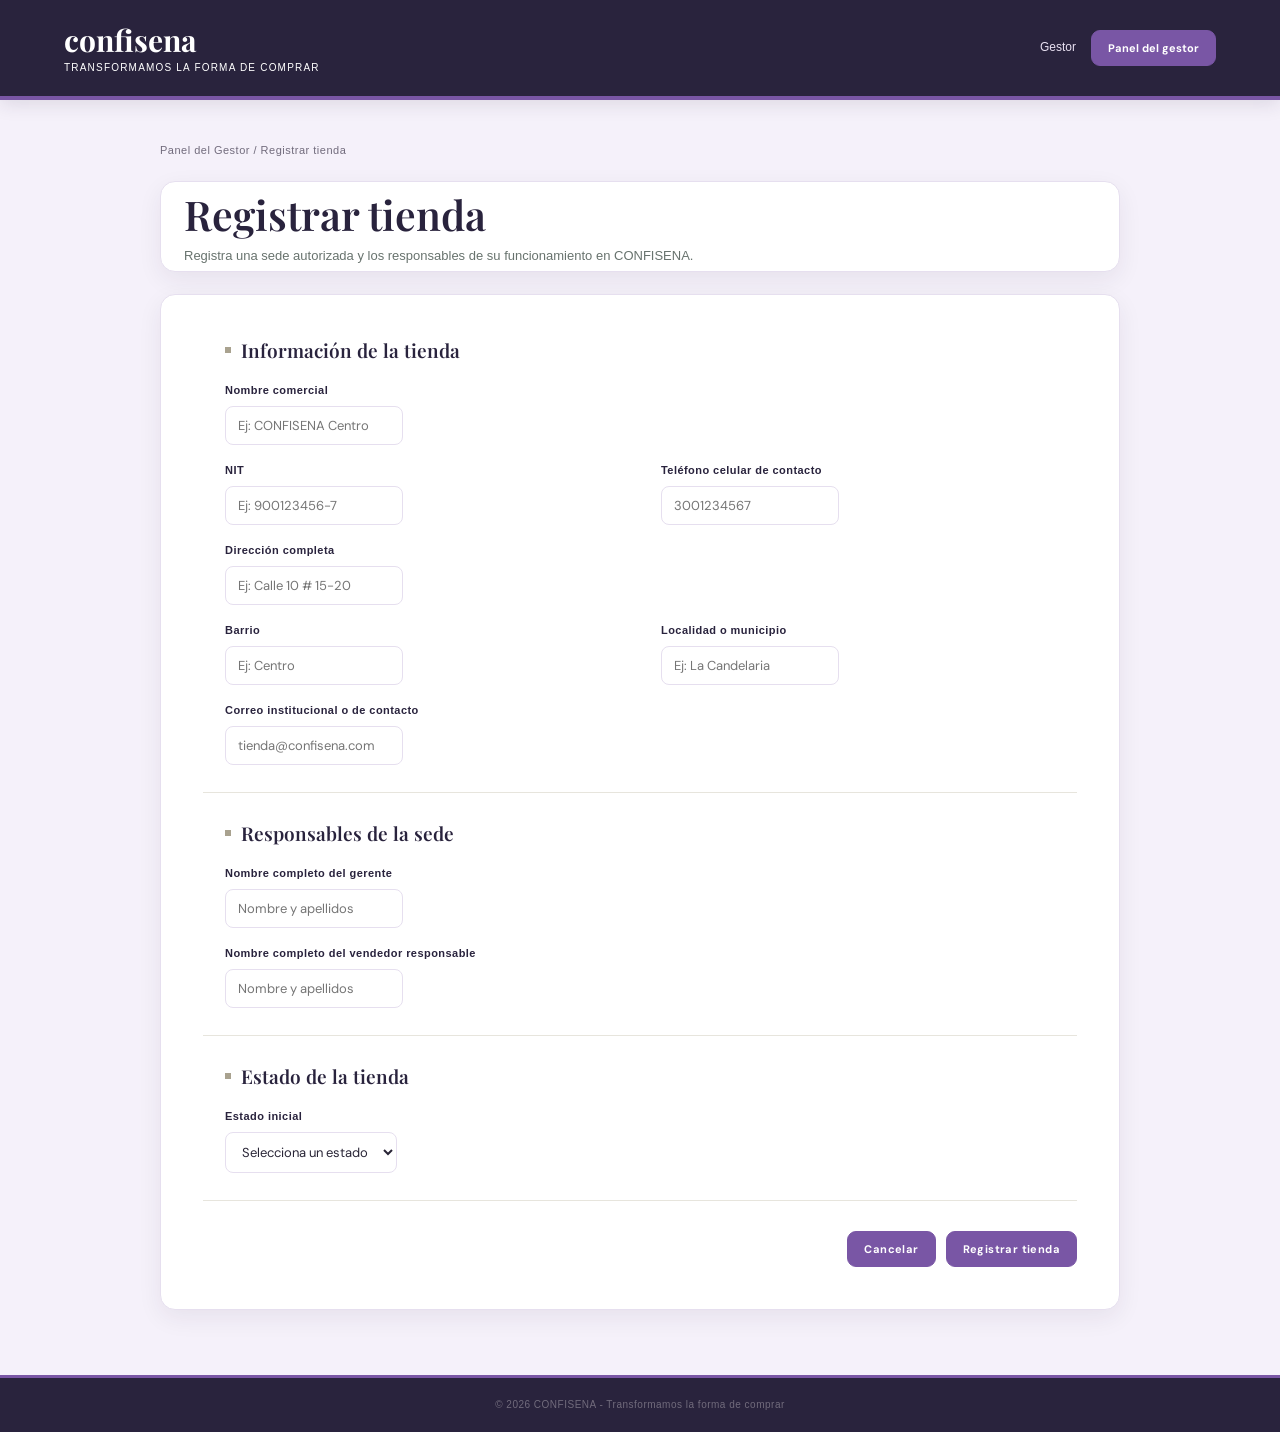
<file: confisena/registro-tienda.html>
<!DOCTYPE html>
<html lang="es">
<head>
    <meta charset="UTF-8">
    <meta name="viewport" content="width=device-width, initial-scale=1.0">
    <title>Registrar tienda - CONFISENA</title>
    <link rel="stylesheet" href="registro-tienda.css">
    <link rel="stylesheet" href="gestor-compartido.css">
</head>
<body>
<header class="encabezado">
    <div class="logo"><h1>confisena</h1><p>Transformamos la forma de comprar</p></div>
    <div class="usuario-header"><span>Gestor</span><button id="volverGestor" type="button">Panel del gestor</button></div>
</header>
<main class="contenedor">
    <div class="ruta">Panel del Gestor / Registrar tienda</div>
    <section class="encabezado-pagina">
        <h2>Registrar tienda</h2>
        <p>Registra una sede autorizada y los responsables de su funcionamiento en CONFISENA.</p>
    </section>
    <section class="tarjeta-formulario">
        <form id="formularioTienda">
            <div class="seccion">
                <h3>Información de la tienda</h3>
                <div class="grupo"><label for="nombreTienda">Nombre comercial</label><input type="text" id="nombreTienda" placeholder="Ej: CONFISENA Centro" minlength="3" maxlength="150" autocomplete="organization" required></div>
                <div class="fila">
                    <div class="grupo"><label for="nit">NIT</label><input type="text" id="nit" placeholder="Ej: 900123456-7" maxlength="12" pattern="[0-9]{9,10}(-[0-9])?" title="Ingresa 9 o 10 dígitos y, si aplica, el dígito de verificación separado por guion." required></div>
                    <div class="grupo"><label for="telefono">Teléfono celular de contacto</label><input type="tel" id="telefono" placeholder="3001234567" maxlength="10" minlength="10" pattern="3[0-9]{9}" inputmode="numeric" required></div>
                </div>
                <div class="grupo"><label for="direccion">Dirección completa</label><input type="text" id="direccion" placeholder="Ej: Calle 10 # 15-20" minlength="6" maxlength="200" autocomplete="street-address" required></div>
                <div class="fila">
                    <div class="grupo"><label for="barrio">Barrio</label><input type="text" id="barrio" placeholder="Ej: Centro" minlength="2" maxlength="100" required></div>
                    <div class="grupo"><label for="localidad">Localidad o municipio</label><input type="text" id="localidad" placeholder="Ej: La Candelaria" minlength="2" maxlength="100" required></div>
                </div>
                <div class="grupo"><label for="correo">Correo institucional o de contacto</label><input type="email" id="correo" placeholder="tienda@confisena.com" maxlength="150" autocomplete="email" required></div>
            </div>
            <div class="seccion">
                <h3>Responsables de la sede</h3>
                <div class="grupo"><label for="nombreGerente">Nombre completo del gerente</label><input type="text" id="nombreGerente" placeholder="Nombre y apellidos" minlength="5" maxlength="150" required></div>
                <div class="grupo"><label for="nombreVendedor">Nombre completo del vendedor responsable</label><input type="text" id="nombreVendedor" placeholder="Nombre y apellidos" minlength="5" maxlength="150" required></div>
            </div>
            <div class="seccion">
                <h3>Estado de la tienda</h3>
                <div class="grupo"><label for="estado">Estado inicial</label><select id="estado" required><option value="">Selecciona un estado</option><option value="Activa">Activa</option><option value="Inactiva">Inactiva</option></select></div>
            </div>
            <div class="acciones"><button type="button" class="boton cancelar" id="cancelar">Cancelar</button><button type="submit" class="boton guardar">Registrar tienda</button></div>
        </form>
    </section>
</main>
<footer><p>© 2026 CONFISENA - Transformamos la forma de comprar</p></footer>
<script src="registro-tienda.js"></script>
</body>
</html>
</file>
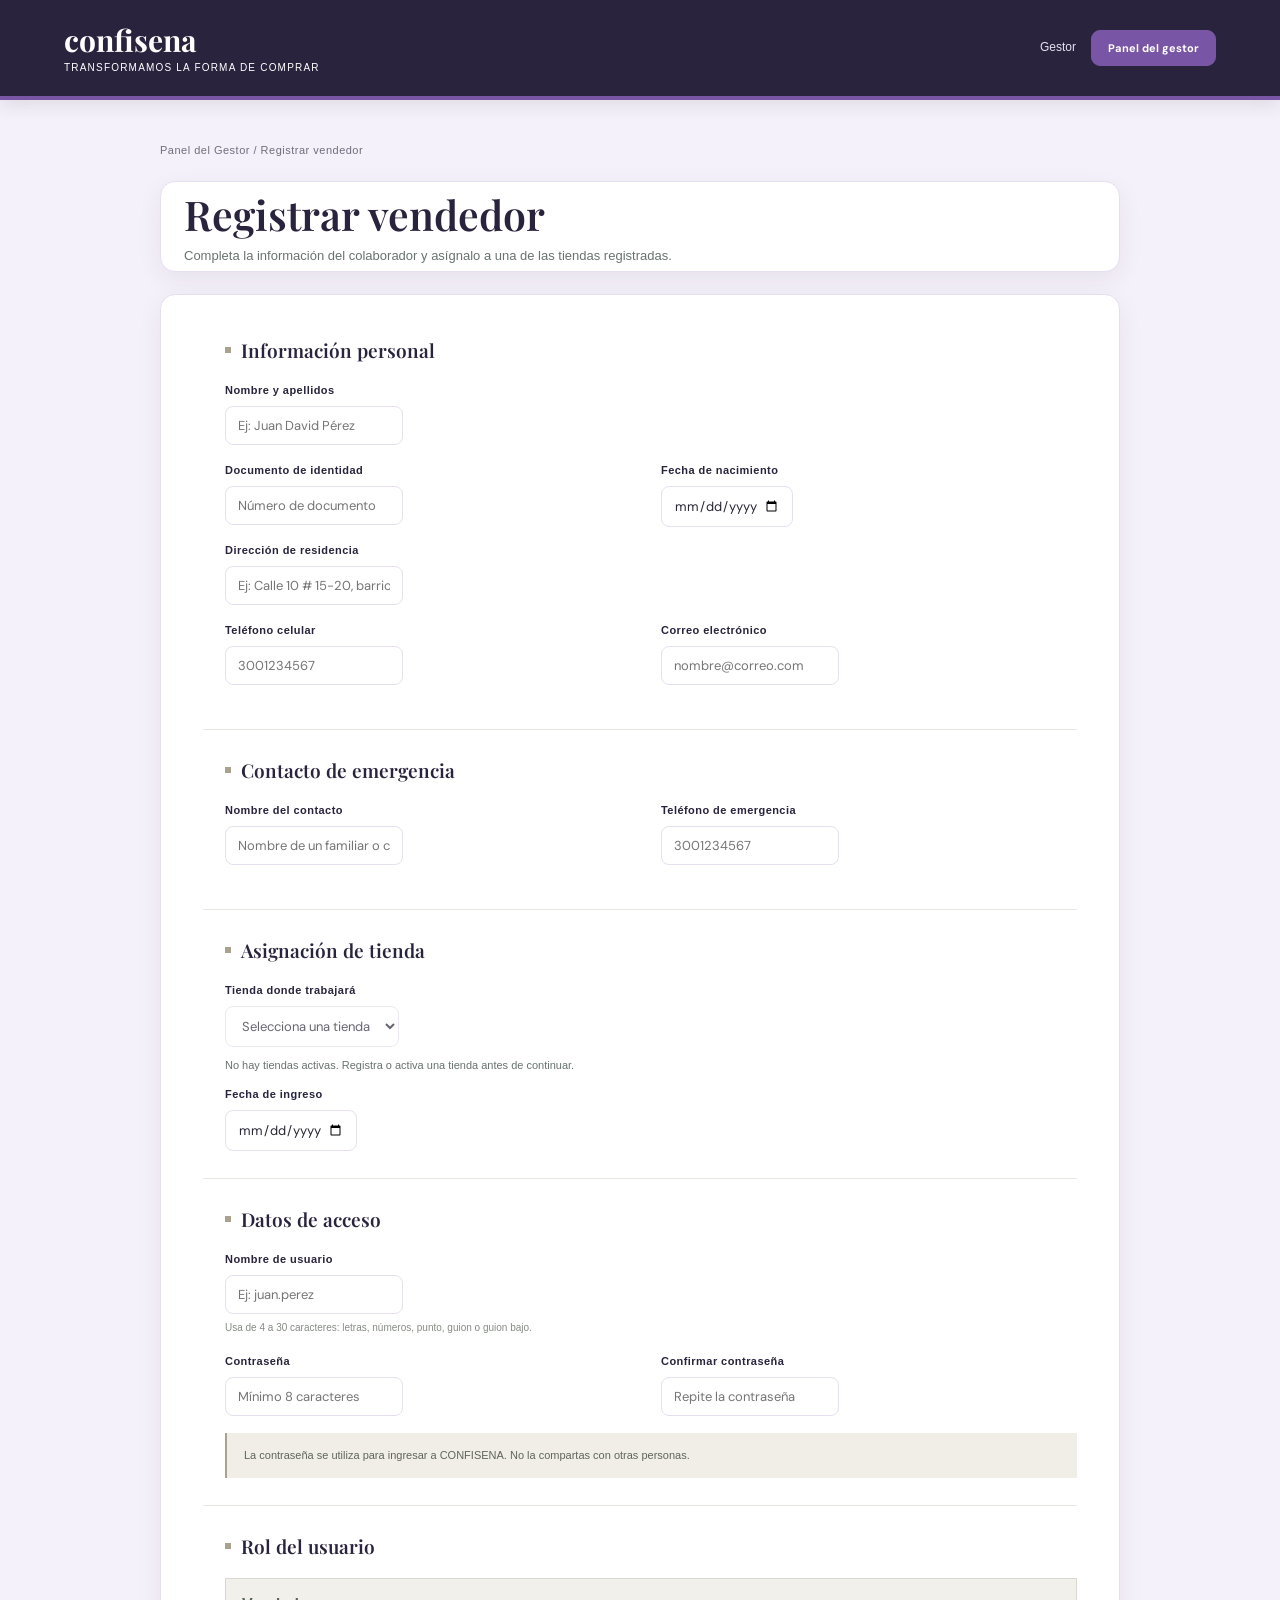
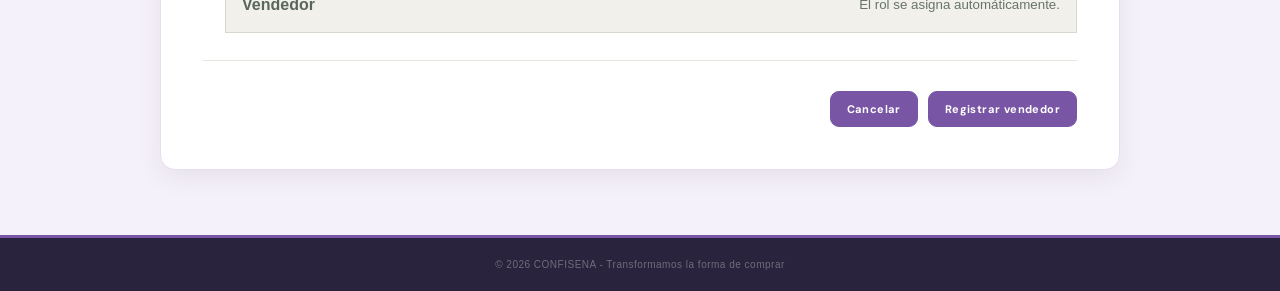
<file: confisena/registro-vendedor.html>
<!DOCTYPE html>
<html lang="es">
<head>
    <meta charset="UTF-8">
    <meta name="viewport" content="width=device-width, initial-scale=1.0">
    <title>Registrar vendedor - CONFISENA</title>
    <link rel="stylesheet" href="registro-vendedor.css">
    <link rel="stylesheet" href="gestor-compartido.css">
</head>
<body>
<header class="encabezado">
    <div class="logo"><h1>confisena</h1><p>Transformamos la forma de comprar</p></div>
    <div class="usuario-header"><span>Gestor</span><button id="volverGestor" type="button">Panel del gestor</button></div>
</header>
<main class="contenedor">
    <div class="ruta">Panel del Gestor / Registrar vendedor</div>
    <section class="encabezado-pagina">
        <h2>Registrar vendedor</h2>
        <p>Completa la información del colaborador y asígnalo a una de las tiendas registradas.</p>
    </section>
    <section class="tarjeta-formulario">
        <form id="formularioVendedor">
            <div class="seccion">
                <h3>Información personal</h3>
                <div class="grupo"><label for="nombre">Nombre y apellidos</label><input type="text" id="nombre" placeholder="Ej: Juan David Pérez" minlength="5" maxlength="100" autocomplete="name" required></div>
                <div class="fila">
                    <div class="grupo"><label for="documento">Documento de identidad</label><input type="text" id="documento" placeholder="Número de documento" inputmode="numeric" minlength="6" maxlength="10" pattern="[0-9]{6,10}" required></div>
                    <div class="grupo"><label for="fechaNacimiento">Fecha de nacimiento</label><input type="date" id="fechaNacimiento" required></div>
                </div>
                <div class="grupo"><label for="direccion">Dirección de residencia</label><input type="text" id="direccion" placeholder="Ej: Calle 10 # 15-20, barrio" maxlength="150" autocomplete="street-address" required></div>
                <div class="fila">
                    <div class="grupo"><label for="telefono">Teléfono celular</label><input type="tel" id="telefono" placeholder="3001234567" minlength="10" maxlength="10" pattern="3[0-9]{9}" inputmode="numeric" autocomplete="tel" required></div>
                    <div class="grupo"><label for="correo">Correo electrónico</label><input type="email" id="correo" placeholder="nombre@correo.com" maxlength="120" autocomplete="email" required></div>
                </div>
            </div>
            <div class="seccion">
                <h3>Contacto de emergencia</h3>
                <div class="fila">
                    <div class="grupo"><label for="contactoEmergencia">Nombre del contacto</label><input type="text" id="contactoEmergencia" placeholder="Nombre de un familiar o contacto" minlength="5" maxlength="100" required></div>
                    <div class="grupo"><label for="telefonoEmergencia">Teléfono de emergencia</label><input type="tel" id="telefonoEmergencia" placeholder="3001234567" minlength="10" maxlength="10" pattern="3[0-9]{9}" inputmode="numeric" required></div>
                </div>
            </div>
            <div class="seccion">
                <h3>Asignación de tienda</h3>
                <div class="grupo"><label for="tienda">Tienda donde trabajará</label><select id="tienda" required><option value="">Selecciona una tienda</option></select></div>
                <p id="mensajeTiendas" class="mensaje-tiendas" aria-live="polite"></p>
                <div class="grupo"><label for="fechaIngreso">Fecha de ingreso</label><input type="date" id="fechaIngreso" required></div>
            </div>
            <div class="seccion">
                <h3>Datos de acceso</h3>
                <div class="grupo"><label for="usuario">Nombre de usuario</label><input type="text" id="usuario" placeholder="Ej: juan.perez" minlength="4" maxlength="30" pattern="[a-zA-Z0-9._-]{4,30}" autocomplete="username" required><small>Usa de 4 a 30 caracteres: letras, números, punto, guion o guion bajo.</small></div>
                <div class="fila">
                    <div class="grupo"><label for="contrasena">Contraseña</label><input type="password" id="contrasena" placeholder="Mínimo 8 caracteres" minlength="8" autocomplete="new-password" required></div>
                    <div class="grupo"><label for="confirmarContrasena">Confirmar contraseña</label><input type="password" id="confirmarContrasena" placeholder="Repite la contraseña" minlength="8" autocomplete="new-password" required></div>
                </div>
                <div class="informacion-acceso">La contraseña se utiliza para ingresar a CONFISENA. No la compartas con otras personas.</div>
            </div>
            <div class="seccion">
                <h3>Rol del usuario</h3>
                <div class="rol"><span>Vendedor</span><small>El rol se asigna automáticamente.</small></div>
            </div>
            <div class="acciones"><button type="button" class="boton cancelar" id="cancelar">Cancelar</button><button type="submit" class="boton guardar">Registrar vendedor</button></div>
        </form>
    </section>
</main>
<footer><p>© 2026 CONFISENA - Transformamos la forma de comprar</p></footer>
<script src="registro-vendedor.js"></script>
</body>
</html>
</file>
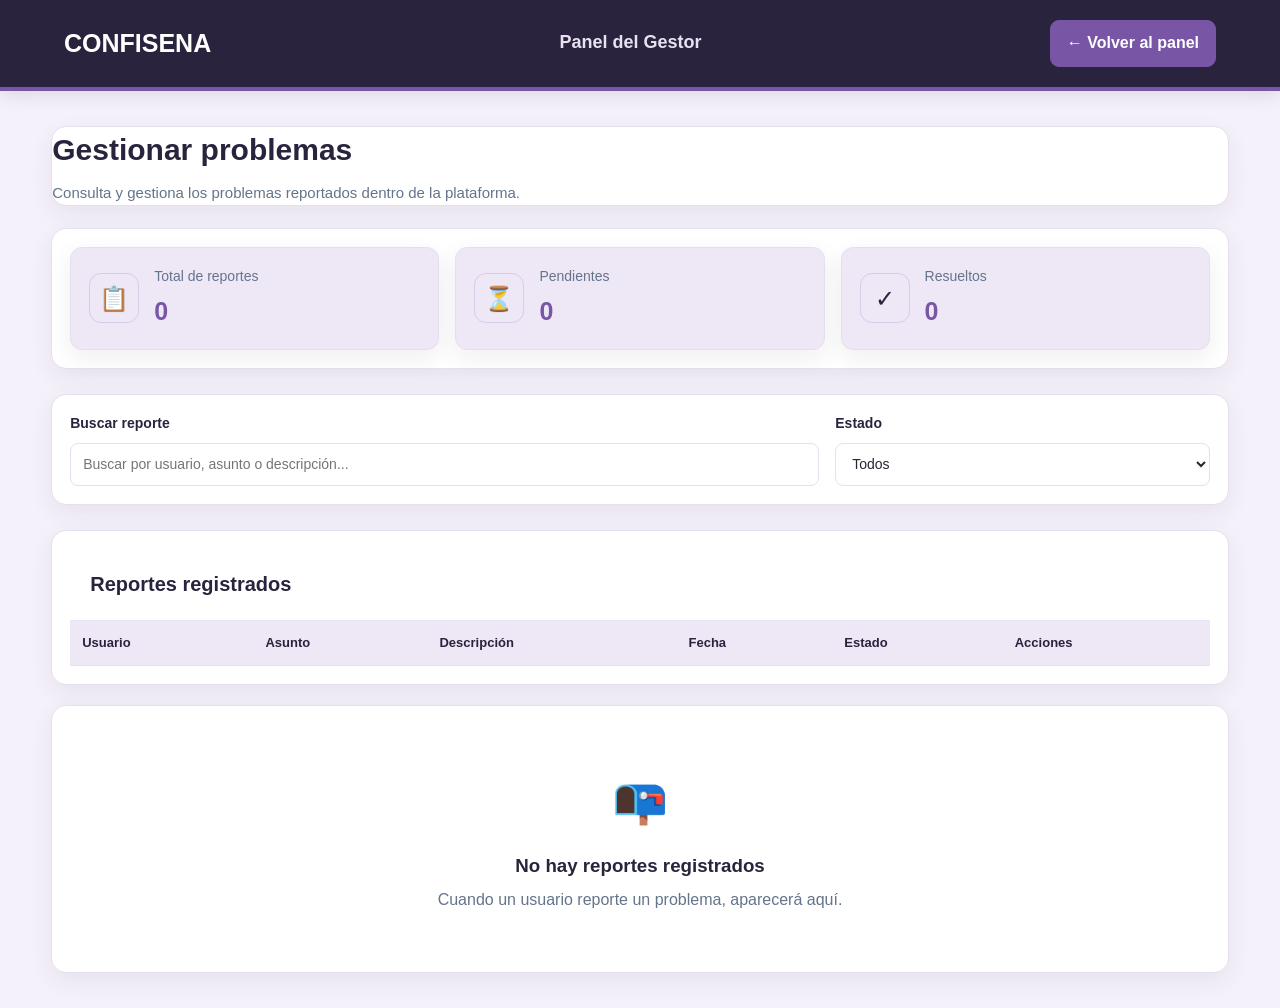
<file: confisena/reportes-gestor.html>
<!DOCTYPE html>
<html lang="es">

<head>
    <meta charset="UTF-8">
    <meta name="viewport" content="width=device-width, initial-scale=1.0">

    <title>Gestionar Problemas - CONFISENA</title>

    <link rel="stylesheet" href="reportes-gestor.css">

    <link rel="stylesheet" href="gestor-compartido.css">
</head>

<body>

    <header class="encabezado">

        <div class="logo">
            CONFISENA
        </div>

        <div class="titulo-encabezado">
            <span>Panel del Gestor</span>
        </div>

        <button id="volverGestor" class="boton-volver">
            ← Volver al panel
        </button>

    </header>


    <main class="contenedor">

        <!-- TÍTULO -->
        <section class="titulo-pagina">

            <h1>Gestionar problemas</h1>

            <p>
                Consulta y gestiona los problemas reportados
                dentro de la plataforma.
            </p>

        </section>


        <!-- RESUMEN -->
        <section class="resumen">

            <div class="tarjeta-resumen">

                <div class="icono-resumen">
                    📋
                </div>

                <div>
                    <span>Total de reportes</span>
                    <strong id="totalReportes">0</strong>
                </div>

            </div>


            <div class="tarjeta-resumen">

                <div class="icono-resumen">
                    ⏳
                </div>

                <div>
                    <span>Pendientes</span>
                    <strong id="reportesPendientes">0</strong>
                </div>

            </div>


            <div class="tarjeta-resumen">

                <div class="icono-resumen">
                    ✓
                </div>

                <div>
                    <span>Resueltos</span>
                    <strong id="reportesResueltos">0</strong>
                </div>

            </div>

        </section>


        <!-- FILTROS -->
        <section class="filtros">

            <div class="campo-busqueda">

                <label for="buscarReporte">
                    Buscar reporte
                </label>

                <input
                    type="text"
                    id="buscarReporte"
                    placeholder="Buscar por usuario, asunto o descripción..."
                >

            </div>


            <div class="campo-filtro">

                <label for="filtroEstado">
                    Estado
                </label>

                <select id="filtroEstado">

                    <option value="Todos">
                        Todos
                    </option>

                    <option value="Pendiente">
                        Pendiente
                    </option>

                    <option value="En revisión">
                        En revisión
                    </option>

                    <option value="Resuelto">
                        Resuelto
                    </option>

                </select>

            </div>

        </section>


        <!-- TABLA -->
        <section class="contenedor-tabla">

            <div class="encabezado-tabla">

                <h2>Reportes registrados</h2>

            </div>


            <div class="tabla-scroll">

                <table>

                    <thead>

                        <tr>

                            <th>Usuario</th>

                            <th>Asunto</th>

                            <th>Descripción</th>

                            <th>Fecha</th>

                            <th>Estado</th>

                            <th>Acciones</th>

                        </tr>

                    </thead>


                    <tbody id="tablaReportes">

                    </tbody>

                </table>

            </div>

        </section>


        <!-- MENSAJE SI NO HAY REPORTES -->
        <div
            id="sinReportes"
            class="sin-reportes"
            style="display: none;"
        >

            <div class="icono-vacio">
                📭
            </div>

            <h3>No hay reportes registrados</h3>

            <p>
                Cuando un usuario reporte un problema,
                aparecerá aquí.
            </p>

        </div>

    </main>


    <!-- MODAL -->
    <div
        id="modalReporte"
        class="modal"
        style="display: none;"
    >

        <div class="modal-contenido">

            <button
                id="cerrarModal"
                class="cerrar-modal"
            >
                ×
            </button>


            <h2>Detalle del reporte</h2>


            <div class="detalle-reporte">

                <div class="detalle">

                    <span>Usuario</span>

                    <strong id="detalleUsuario">
                        -
                    </strong>

                </div>


                <div class="detalle">

                    <span>Correo</span>

                    <strong id="detalleCorreo">
                        -
                    </strong>

                </div>


                <div class="detalle">

                    <span>Asunto</span>

                    <strong id="detalleAsunto">
                        -
                    </strong>

                </div>


                <div class="detalle">

                    <span>Fecha</span>

                    <strong id="detalleFecha">
                        -
                    </strong>

                </div>


                <div class="detalle completo">

                    <span>Descripción</span>

                    <p id="detalleDescripcion">
                        -
                    </p>

                </div>


                <div class="detalle completo">

                    <span>Estado</span>

                    <select id="detalleEstado">

                        <option value="Pendiente">
                            Pendiente
                        </option>

                        <option value="En revisión">
                            En revisión
                        </option>

                        <option value="Resuelto">
                            Resuelto
                        </option>

                    </select>

                </div>

            </div>


            <div class="acciones-modal">

                <button
                    id="guardarEstado"
                    class="boton-guardar"
                >
                    Guardar cambios
                </button>

                <button
                    id="cancelarModal"
                    class="boton-cancelar"
                >
                    Cancelar
                </button>

            </div>

        </div>

    </div>


    <script src="reportes-gestor.js"></script>

</body>

</html>
</file>
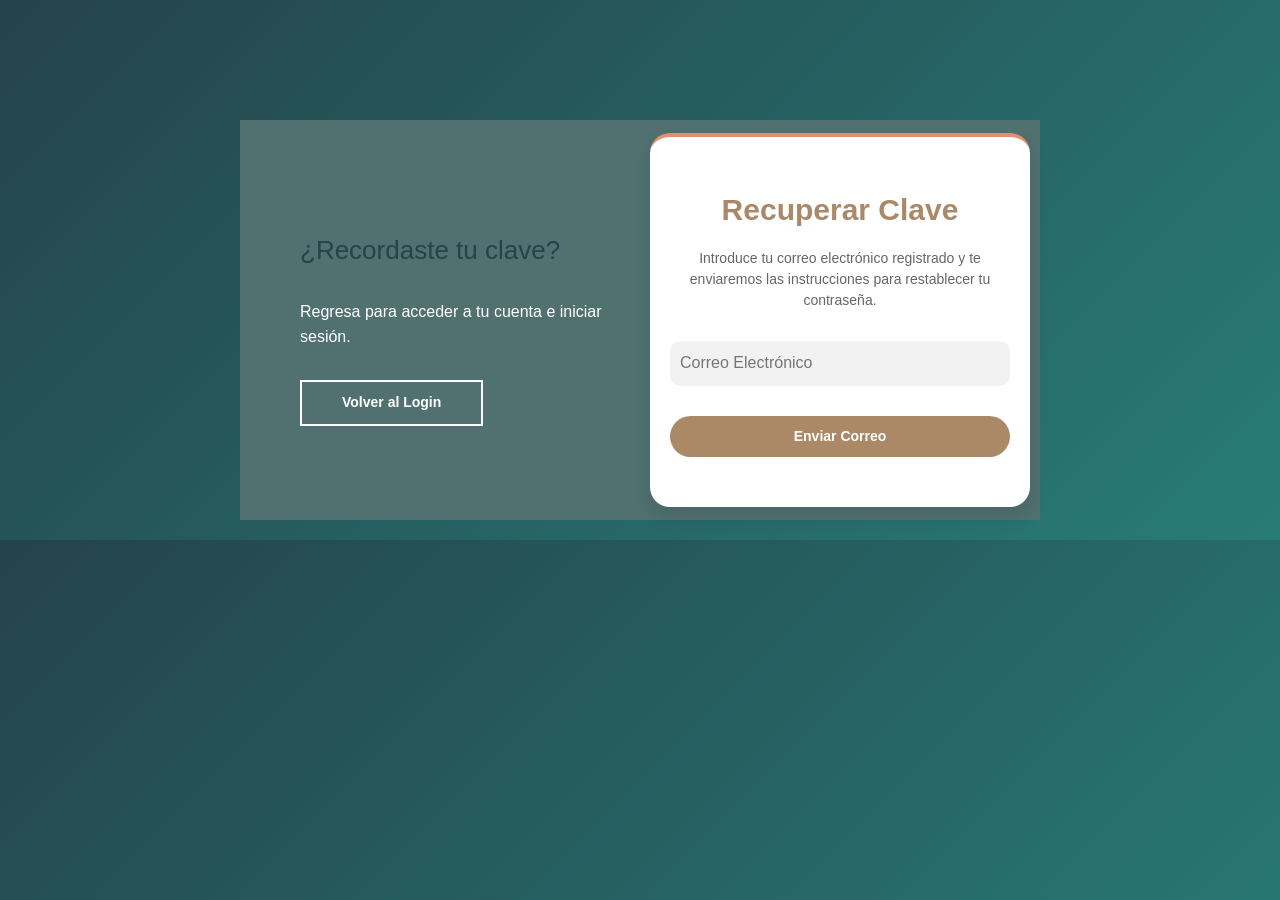
<file: confisena/restablecer.html>
<!DOCTYPE html>
<html lang="es">

<head>
    <meta charset="UTF-8">
    <meta name="viewport" content="width=device-width, initial-scale=1.0">
    <title>Recuperar Contraseña - Biblioteca</title>
    <link rel="stylesheet" href="recuperar_diseño.css">
</head>

<body>
    <main>
        <div class="contenedor__todo">
            <!-- CAJA TRASERA (Mantiene la estética del fondo borroso) -->
            <div class="caja__trasera">
                <div class="caja__trasera-info">
                    <h3>¿Recordaste tu clave?</h3>
                    <p>Regresa para acceder a tu cuenta e iniciar sesión.</p>
                    <a href="login.html" class="btn_disfrazado">Volver al Login</a>
                </div>
            </div>

            <!-- CONTENEDOR FLOTANTE BLANCO (Formulario único) -->
            <div class="contenedor__recuperar">
                <form class="formulario__recuperar" onsubmit="event.preventDefault();">
                    <h2>Recuperar Clave</h2>
                    <p class="instrucciones">Introduce tu correo electrónico registrado y te enviaremos las
                        instrucciones para restablecer tu contraseña.</p>

                    <input type="email" placeholder="Correo Electrónico" required>

                    <button type="submit">Enviar Correo</button>
                </form>
            </div>
        </div>
    </main>
</body>

</html>
</file>
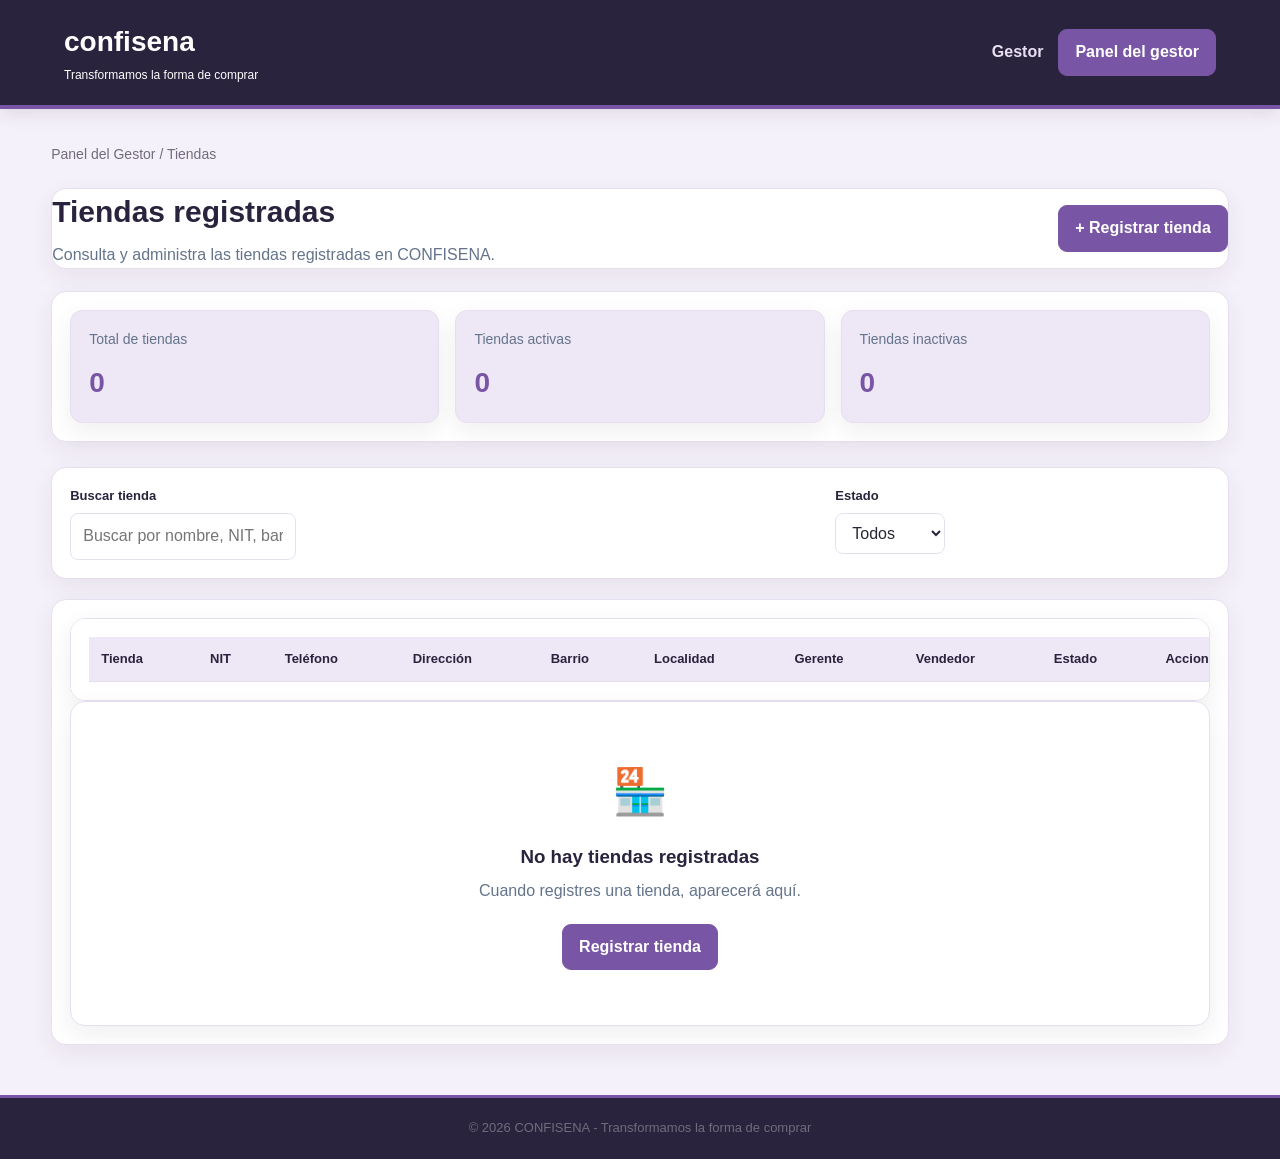
<file: confisena/tiendas-gestor.html>
<!DOCTYPE html>
<html lang="es">

<head>
    <meta charset="UTF-8">
    <meta name="viewport" content="width=device-width, initial-scale=1.0">

    <title>Tiendas - CONFISENA</title>

    <link rel="stylesheet" href="tiendas-gestor.css">

    <link rel="stylesheet" href="gestor-compartido.css">
</head>

<body>

    <header class="encabezado">

        <div class="logo">
            <h1>confisena</h1>
            <p>Transformamos la forma de comprar</p>
        </div>

        <div class="usuario-header">

            <span>Gestor</span>

            <button id="volverGestor">
                Panel del gestor
            </button>

        </div>

    </header>


    <main class="contenedor">

        <div class="ruta">
            Panel del Gestor / Tiendas
        </div>


        <section class="encabezado-pagina">

            <div>

                <h2>Tiendas registradas</h2>

                <p>
                    Consulta y administra las tiendas registradas
                    en CONFISENA.
                </p>

            </div>

            <button
                class="boton-principal"
                id="nuevaTienda"
            >
                + Registrar tienda
            </button>

        </section>


        <!-- RESUMEN -->

        <section class="resumen">

            <div class="tarjeta-resumen">

                <span>
                    Total de tiendas
                </span>

                <strong id="totalTiendas">
                    0
                </strong>

            </div>


            <div class="tarjeta-resumen">

                <span>
                    Tiendas activas
                </span>

                <strong id="tiendasActivas">
                    0
                </strong>

            </div>


            <div class="tarjeta-resumen">

                <span>
                    Tiendas inactivas
                </span>

                <strong id="tiendasInactivas">
                    0
                </strong>

            </div>

        </section>


        <!-- BÚSQUEDA -->

        <section class="herramientas">

            <div>

                <label for="buscarTienda">
                    Buscar tienda
                </label>

                <input
                    type="text"
                    id="buscarTienda"
                    placeholder="Buscar por nombre, NIT, barrio o localidad..."
                >

            </div>


            <div>

                <label for="filtroEstado">
                    Estado
                </label>

                <select id="filtroEstado">

                    <option value="todos">
                        Todos
                    </option>

                    <option value="Activa">
                        Activas
                    </option>

                    <option value="Inactiva">
                        Inactivas
                    </option>

                </select>

            </div>

        </section>


        <!-- TABLA -->

        <section class="tarjeta-tabla">

            <div class="tabla-contenedor">

                <table>

                    <thead>

                        <tr>

                            <th>Tienda</th>

                            <th>NIT</th>

                            <th>Teléfono</th>

                            <th>Dirección</th>

                            <th>Barrio</th>

                            <th>Localidad</th>

                            <th>Gerente</th>

                            <th>Vendedor</th>

                            <th>Estado</th>

                            <th>Acciones</th>

                        </tr>

                    </thead>

                    <tbody id="tablaTiendas"></tbody>

                </table>

            </div>


            <div
                id="sinResultados"
                class="sin-resultados"
            >

                <div class="icono-vacio">
                    🏪
                </div>

                <h3>
                    No hay tiendas registradas
                </h3>

                <p>
                    Cuando registres una tienda,
                    aparecerá aquí.
                </p>

                <button
                    class="boton-principal"
                    id="registrarDesdeVacio"
                >
                    Registrar tienda
                </button>

            </div>

        </section>

    </main>


    <!-- MODAL -->

    <div
        id="modalTienda"
        class="modal"
    >

        <div class="modal-contenido">

            <div class="modal-cabecera">

                <h3>
                    Información de la tienda
                </h3>

                <button id="cerrarModal">
                    ×
                </button>

            </div>

            <div
                id="informacionTienda"
                class="informacion-tienda"
            ></div>

        </div>

    </div>


    <footer>

        <p>
            © 2026 CONFISENA -
            Transformamos la forma de comprar
        </p>

    </footer>


    <script src="tiendas-gestor.js"></script>

</body>

</html>
</file>
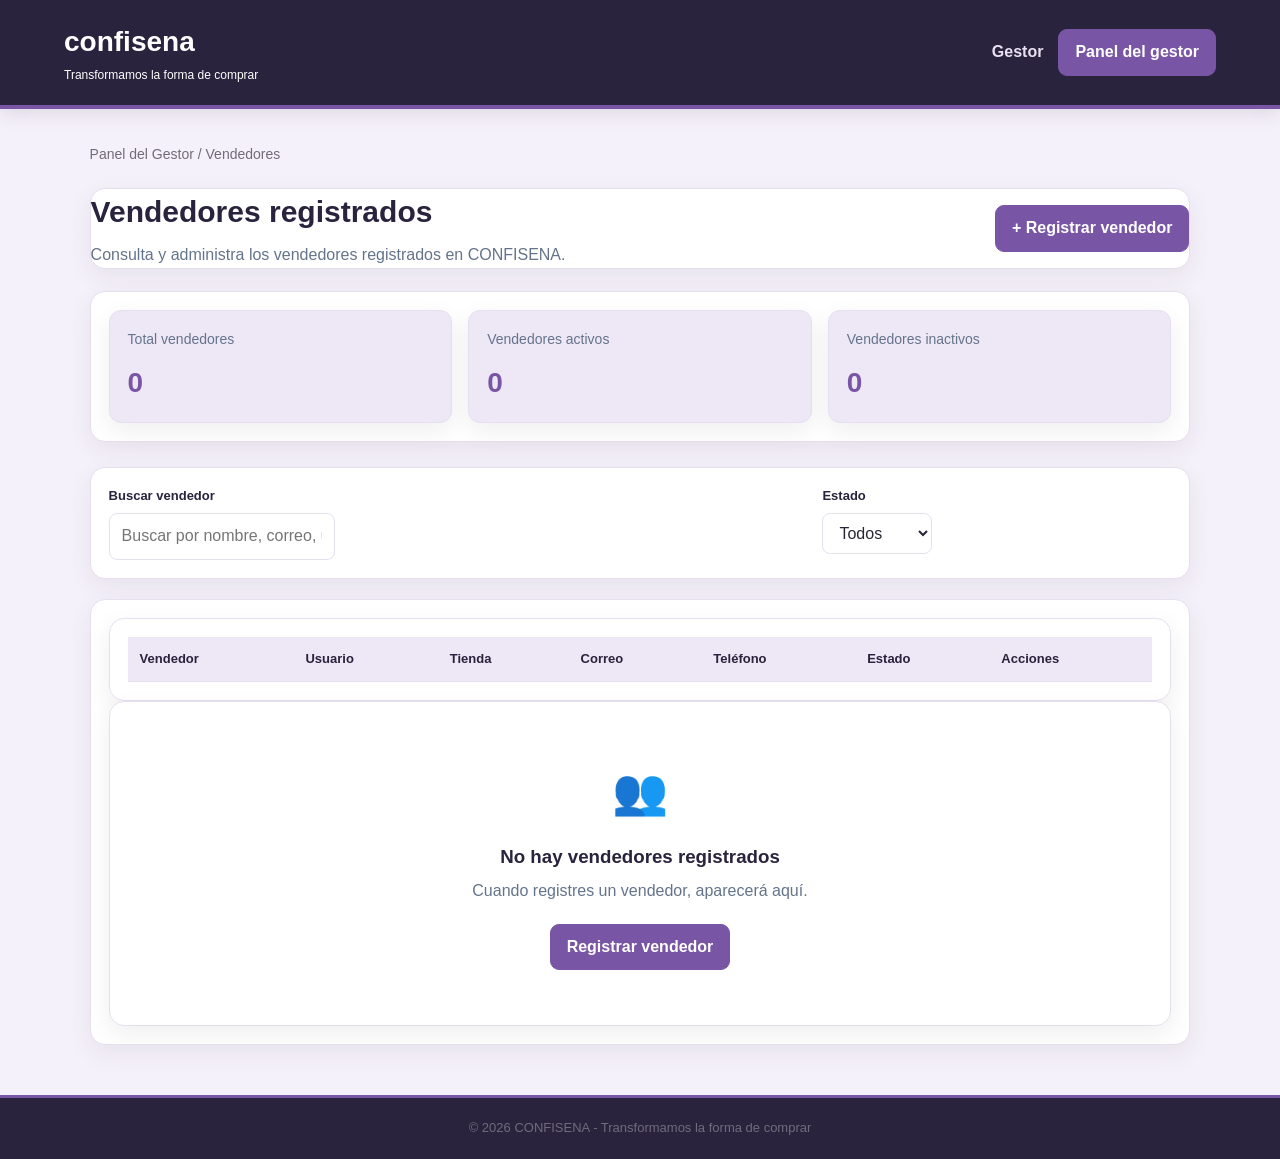
<file: confisena/vendedores-gestor.html>
<!DOCTYPE html>
<html lang="es">

<head>

    <meta charset="UTF-8">

    <meta name="viewport" content="width=device-width, initial-scale=1.0">

    <title>Vendedores - CONFISENA</title>

    <link rel="stylesheet" href="vendedores-gestor.css">


    <link rel="stylesheet" href="gestor-compartido.css">
</head>


<body>


    <!-- ============================= -->
    <!-- ENCABEZADO -->
    <!-- ============================= -->

    <header class="encabezado">

        <div class="logo">

            <h1>confisena</h1>

            <p>
                Transformamos la forma de comprar
            </p>

        </div>


        <div class="usuario-header">

            <span>Gestor</span>

            <button id="volverGestor">
                Panel del gestor
            </button>

        </div>

    </header>



    <!-- ============================= -->
    <!-- CONTENIDO PRINCIPAL -->
    <!-- ============================= -->

    <main class="contenedor">


        <div class="ruta">

            Panel del Gestor / Vendedores

        </div>



        <!-- ============================= -->
        <!-- TÍTULO -->
        <!-- ============================= -->

        <section class="encabezado-pagina">

            <div>

                <h2>
                    Vendedores registrados
                </h2>

                <p>
                    Consulta y administra los vendedores
                    registrados en CONFISENA.
                </p>

            </div>


            <button
                class="boton-principal"
                id="nuevoVendedor"
            >

                + Registrar vendedor

            </button>

        </section>



        <!-- ============================= -->
        <!-- RESUMEN -->
        <!-- ============================= -->

        <section class="resumen">


            <div class="tarjeta-resumen">

                <span class="titulo-resumen">
                    Total vendedores
                </span>

                <strong id="totalVendedores">
                    0
                </strong>

            </div>



            <div class="tarjeta-resumen">

                <span class="titulo-resumen">
                    Vendedores activos
                </span>

                <strong id="vendedoresActivos">
                    0
                </strong>

            </div>



            <div class="tarjeta-resumen">

                <span class="titulo-resumen">
                    Vendedores inactivos
                </span>

                <strong id="vendedoresInactivos">
                    0
                </strong>

            </div>


        </section>



        <!-- ============================= -->
        <!-- BUSCADOR -->
        <!-- ============================= -->

        <section class="herramientas">


            <div class="buscador">

                <label for="buscarVendedor">
                    Buscar vendedor
                </label>

                <input
                    type="text"
                    id="buscarVendedor"
                    placeholder="Buscar por nombre, correo, usuario o tienda..."
                >

            </div>



            <div class="filtro">

                <label for="filtroEstado">
                    Estado
                </label>

                <select id="filtroEstado">

                    <option value="todos">
                        Todos
                    </option>

                    <option value="Activo">
                        Activos
                    </option>

                    <option value="Inactivo">
                        Inactivos
                    </option>

                </select>

            </div>


        </section>



        <!-- ============================= -->
        <!-- TABLA -->
        <!-- ============================= -->

        <section class="tarjeta-tabla">


            <div class="tabla-contenedor">

                <table>


                    <thead>

                        <tr>

                            <th>
                                Vendedor
                            </th>

                            <th>
                                Usuario
                            </th>

                            <th>
                                Tienda
                            </th>

                            <th>
                                Correo
                            </th>

                            <th>
                                Teléfono
                            </th>

                            <th>
                                Estado
                            </th>

                            <th>
                                Acciones
                            </th>

                        </tr>

                    </thead>


                    <tbody id="tablaVendedores">

                    </tbody>


                </table>

            </div>



            <!-- ============================= -->
            <!-- SIN RESULTADOS -->
            <!-- ============================= -->

            <div
                id="sinResultados"
                class="sin-resultados"
            >

                <div class="icono-vacio">
                    👥
                </div>

                <h3>
                    No hay vendedores registrados
                </h3>

                <p>
                    Cuando registres un vendedor,
                    aparecerá aquí.
                </p>

                <button
                    class="boton-principal"
                    id="registrarDesdeVacio"
                >

                    Registrar vendedor

                </button>

            </div>


        </section>


    </main>



    <!-- ============================= -->
    <!-- MODAL INFORMACIÓN -->
    <!-- ============================= -->

    <div
        id="modalVendedor"
        class="modal"
    >

        <div class="modal-contenido">


            <div class="modal-cabecera">

                <h3>
                    Información del vendedor
                </h3>

                <button id="cerrarModal">
                    ×
                </button>

            </div>


            <div
                id="informacionVendedor"
                class="informacion-vendedor"
            >
            </div>


        </div>

    </div>



    <!-- ============================= -->
    <!-- FOOTER -->
    <!-- ============================= -->

    <footer>

        <p>

            © 2026 CONFISENA -
            Transformamos la forma de comprar

        </p>

    </footer>



    <script src="vendedores-gestor.js"></script>


</body>

</html>
</file>
<file: confisena/apartado.css>
* {
    box-sizing: border-box;
    margin: 0;
    padding: 0;
}

body {
    font-family: Arial, sans-serif;
    background-color: #E8DCCB;
    color: #4D5148;
}

.encabezado {
    background-color: #4D5148;
    color: white;
    padding: 18px 7%;
    display: flex;
    justify-content: space-between;
    align-items: center;
    box-shadow: 0 4px 14px rgba(18, 59, 99, 0.18);
}

.logo h1 {
    font-size: 28px;
    text-transform: lowercase;
}

.logo p {
    font-size: 12px;
    color: #E8DCCB;
    margin-top: 3px;
}

nav {
    display: flex;
    gap: 22px;
}

nav a {
    color: white;
    text-decoration: none;
    font-size: 14px;
    transition: 0.2s;
}

nav a:hover {
    color: #C6A88F;
}

.contenedor {
    width: 86%;
    max-width: 1150px;
    margin: 30px auto;
}

.ruta {
    color: #4D5148;
    font-size: 14px;
    margin-bottom: 25px;
}

h2 {
    color: #4D5148;
    font-size: 30px;
    margin-bottom: 8px;
}

.descripcion {
    color: #4D5148;
    margin-bottom: 30px;
}

.contenido {
    display: grid;
    grid-template-columns: 1fr 1.2fr;
    gap: 25px;
}

.resumen,
.formulario {
    background-color: white;
    border: 1px solid #C6A88F;
    border-radius: 14px;
    padding: 25px;
    box-shadow: 0 8px 22px rgba(18, 59, 99, 0.08);
}

h3 {
    color: #4D5148;
    margin-bottom: 22px;
}

.producto {
    display: flex;
    align-items: center;
    gap: 18px;
}

.imagen-producto {
    width: 90px;
    height: 90px;
    background-color: #E8DCCB;
    border: 1px solid #C6A88F;
    border-radius: 10px;
    display: flex;
    justify-content: center;
    align-items: center;
    font-size: 42px;
}

.informacion-producto h4 {
    color: #4D5148;
    margin-bottom: 10px;
}

.informacion-producto p {
    font-size: 14px;
    margin-bottom: 6px;
}

.informacion-producto strong {
    color: #C6A88F;
}

.linea {
    border-top: 1px solid #C6A88F;
    margin: 25px 0;
}

.fila-precio {
    display: flex;
    justify-content: space-between;
    align-items: center;
    margin-bottom: 14px;
}

.fila-precio span {
    font-size: 15px;
}

.fila-precio strong {
    color: #C6A88F;
    font-size: 18px;
}

.abono {
    padding: 12px;
    background-color: #E8DCCB;
    border-left: 4px solid #C6A88F;
    border-radius: 8px;
}

.abono span {
    font-weight: bold;
    color: #4D5148;
}

.abono strong {
    font-size: 21px;
    color: #C6A88F;
}

.saldo {
    margin-top: 5px;
}

.saldo strong {
    color: #4D5148;
}

.informacion-apartado {
    margin-top: 25px;
    padding: 15px;
    background-color: #E8DCCB;
    border: 1px solid #C6A88F;
    border-radius: 8px;
}

.informacion-apartado strong {
    color: #4D5148;
}

.informacion-apartado p {
    font-size: 13px;
    line-height: 1.5;
    margin-top: 7px;
    color: #4D5148;
}

.formulario label {
    display: block;
    font-weight: bold;
    color: #4D5148;
    margin-top: 15px;
    margin-bottom: 7px;
}

.formulario label:first-of-type {
    margin-top: 0;
}

.formulario input[type="text"],
.formulario input[type="email"],
.formulario input[type="tel"],
.formulario input[type="date"],
.formulario input[type="password"],
.formulario select {
    width: 100%;
    padding: 12px;
    border: 1px solid #C6A88F;
    border-radius: 8px;
    font-size: 14px;
    outline: none;
    background-color: #fff;
    transition: 0.2s;
}

.formulario input:focus,
.formulario select:focus {
    border-color: #B8D5B0;
    box-shadow: 0 0 0 3px rgba(25, 118, 210, 0.12);
}

.datos-pago {
    display: none;
}

.fila {
    display: grid;
    grid-template-columns: 1fr 1fr;
    gap: 15px;
}

.seguridad {
    margin-top: 20px;
    padding: 13px;
    background-color: #E8DCCB;
    border-left: 4px solid #C6A88F;
    border-radius: 7px;
    font-size: 13px;
    color: #4D5148;
}

.check {
    display: flex !important;
    align-items: center;
    gap: 8px;
    font-size: 13px;
    font-weight: normal !important;
    margin-top: 18px !important;
}

.check input {
    width: 16px;
    height: 16px;
}

.boton-apartar {
    width: 100%;
    padding: 14px;
    margin-top: 20px;
    border: none;
    border-radius: 8px;
    background-color: #B8D5B0;
    color: white;
    font-size: 16px;
    font-weight: bold;
    cursor: pointer;
    transition: 0.2s;
    box-shadow: 0 5px 12px rgba(25, 118, 210, 0.22);
}

.boton-apartar:hover {
    background-color: #4D5148;
    transform: translateY(-1px);
}

footer {
    margin-top: 50px;
    background-color: #4D5148;
    color: white;
    text-align: center;
    padding: 20px;
    font-size: 13px;
}

@media (max-width: 800px) {
    .encabezado {
        flex-direction: column;
        gap: 18px;
        text-align: center;
    }

    nav {
        flex-wrap: wrap;
        justify-content: center;
    }

    .contenido {
        grid-template-columns: 1fr;
    }
}

/* =====================================================
   TEMA CONFISENA - USUARIOS Y VENDEDORES
   Paleta: salvia, beige crema, café claro y grises cálidos
   ===================================================== */
:root {
    --confisena-salvia: #B8D5B0;
    --confisena-beige: #E8DCCB;
    --confisena-cafe: #C6A88F;
    --confisena-blanco: #FFFFFF;
    --confisena-gris-calido: #EAEAE5;
    --confisena-gris-oscuro: #4D5148;
    --confisena-salvia-oscuro: #829D79;
    --confisena-borde: #D9DED4;
    --confisena-sombra: 0 10px 28px rgba(77, 81, 72, .09);
}
body {
    background-color: var(--confisena-gris-calido);
    color: var(--confisena-gris-oscuro);
}
header, .header, .encabezado {
    background: var(--confisena-blanco);
    color: var(--confisena-gris-oscuro);
    border-bottom: 1px solid var(--confisena-borde);
    box-shadow: 0 4px 18px rgba(77, 81, 72, .07);
}
header a, .header a, .encabezado nav a, nav a {
    color: var(--confisena-gris-oscuro);
}
header a:hover, .header a:hover, .encabezado nav a:hover, nav a:hover {
    color: var(--confisena-salvia-oscuro);
}
h1, h2, h3, .titulo h2, .titulo-seccion h2, .bienvenida h1 {
    color: var(--confisena-gris-oscuro);
}
p, label, small, .descripcion, .ruta, .texto-pequeno {
    color: var(--confisena-gris-oscuro);
}
button, .boton, .btn, .btn-primary, .enlace-accion, input[type="submit"] {
    background: var(--confisena-salvia);
    color: var(--confisena-gris-oscuro);
    border: 1px solid transparent;
    border-radius: 10px;
    font-weight: 700;
    transition: background .2s ease, transform .2s ease, box-shadow .2s ease;
}
button:hover, .boton:hover, .btn:hover, .btn-primary:hover,
.enlace-accion:hover, input[type="submit"]:hover {
    background: var(--confisena-salvia-oscuro);
    color: var(--confisena-blanco);
    transform: translateY(-1px);
    box-shadow: 0 6px 15px rgba(130, 157, 121, .2);
}
.btn-secondary, .boton-secundario, .boton-secundario a {
    background: var(--confisena-beige);
    color: var(--confisena-gris-oscuro);
}
.card, .tarjeta, .resumen, .formulario, .pedido, .apartado,
.accion-vendedor, .mensaje-panel, .informacion-tienda, .dato,
.producto-card, .producto, .contenedor-producto {
    background: var(--confisena-blanco);
    border: 1px solid var(--confisena-borde);
    border-radius: 16px;
    box-shadow: var(--confisena-sombra);
}
input:not([type="checkbox"]):not([type="radio"]),
select, textarea {
    border: 1px solid #D5D8D0;
    border-radius: 9px;
    background: var(--confisena-blanco);
    color: var(--confisena-gris-oscuro);
    padding: 11px 13px;
    outline: none;
    transition: border-color .2s ease, box-shadow .2s ease;
}
input:focus, select:focus, textarea:focus {
    border-color: var(--confisena-salvia-oscuro);
    box-shadow: 0 0 0 3px rgba(184, 213, 176, .35);
}
table th, thead th {
    background: var(--confisena-beige);
    color: var(--confisena-gris-oscuro);
}
table td, table th {
    border-color: var(--confisena-gris-calido);
}
.estado, .estado-pendiente, .disponible {
    background: #E5EFE1;
    color: var(--confisena-gris-oscuro);
    border-radius: 20px;
}
hr, .separador {
    border-color: var(--confisena-borde);
}
footer {
    background: transparent;
    color: var(--confisena-gris-oscuro);
}
@media (max-width: 768px) {
    header, .header, .encabezado {
        gap: 12px;
        flex-wrap: wrap;
    }
    nav {
        flex-wrap: wrap;
        gap: 10px;
    }
    .contenedor, main {
        width: min(94%, 1100px);
    }
}

/* Alias de variables originales al nuevo tema CONFISENA */
:root {
 --azul-oscuro: #4D5148;
 --azul: #B8D5B0;
 --azul-claro: #E8DCCB;
 --blanco: #FFFFFF;
 --gris-claro: #EAEAE5;
 --gris: #4D5148;
 --gris-oscuro: #4D5148;
 --borde: #EAEAE5;
 --verde: #829D79;
 --verde-disponible: #829D79;
}
</file>
<file: confisena/stylecatalogo.css>
/* =========================================
   CONFIGURACIÓN GENERAL
========================================= */

* {
    margin: 0;
    padding: 0;
    box-sizing: border-box;
}

html {
    scroll-behavior: smooth;
}

body {
    font-family: Arial, Helvetica, sans-serif;
    background-color: #ffffff;
    color: #4D5148;
    line-height: 1.6;
}

a {
    text-decoration: none;
    color: inherit;
}

button,
input,
select {
    font-family: inherit;
}

.contenedor {
    width: 90%;
    max-width: 1200px;
    margin: 0 auto;
}


/* =========================================
   COLORES
========================================= */

:root {
    --azul-oscuro: #4D5148;
    --azul: #B8D5B0;
    --azul-claro: #E8DCCB;

    --blanco: #ffffff;

    --gris-claro: #EAEAE5;
    --gris: #4D5148;
    --gris-oscuro: #4D5148;

    --borde: #EAEAE5;

    --verde-disponible: #829D79;
    --rojo-agotado: #4D5148;
}


/* =========================================
   HEADER
========================================= */

.header {
    background-color: var(--blanco);

    border-bottom: 1px solid var(--borde);

    position: sticky;

    top: 0;

    z-index: 1000;
}

.header-contenido {
    min-height: 80px;

    display: flex;

    align-items: center;

    justify-content: space-between;

    gap: 30px;
}


/* LOGO */

.logo {
    display: flex;

    flex-direction: column;
}

.logo-principal {
    color: var(--azul-oscuro);

    font-size: 27px;

    font-weight: 800;

    letter-spacing: 1px;
}

.logo-principal span {
    color: var(--azul);
}

.logo small {
    color: var(--gris);

    font-size: 10px;
}


/* MENÚ */

.menu {
    display: flex;

    align-items: center;

    gap: 25px;
}

.menu a {
    color: var(--gris-oscuro);

    font-size: 15px;

    font-weight: 600;

    transition: 0.3s;
}

.menu a:hover,
.menu a.activo {
    color: var(--azul);
}

.menu .boton-registro {
    background-color: var(--azul-oscuro);

    color: var(--blanco);

    padding: 11px 18px;

    border-radius: 8px;
}

.menu .boton-registro:hover {
    background-color: var(--azul);

    color: var(--blanco);
}


/* =========================================
   ENCABEZADO CATÁLOGO
========================================= */

.catalogo-encabezado {
    background:
        linear-gradient(
            135deg,
            #f8fafc,
            #E8DCCB
        );

    padding: 70px 0;

    text-align: center;
}

.etiqueta {
    display: inline-block;

    background-color: var(--azul-claro);

    color: var(--azul);

    padding: 7px 14px;

    border-radius: 30px;

    font-size: 12px;

    font-weight: 800;

    letter-spacing: 0.5px;

    margin-bottom: 15px;
}

.catalogo-encabezado h1 {
    color: var(--azul-oscuro);

    font-size: 42px;

    line-height: 1.2;

    margin-bottom: 15px;
}

.catalogo-encabezado p {
    color: var(--gris);

    max-width: 650px;

    margin: 0 auto;

    font-size: 17px;
}


/* =========================================
   FILTROS
========================================= */

.filtros-seccion {
    background-color: var(--blanco);

    border-bottom: 1px solid var(--borde);

    padding: 30px 0;
}

.filtros {
    display: grid;

    grid-template-columns:
        2fr 1fr 1fr;

    gap: 20px;

    align-items: end;
}

.buscador,
.filtro {
    display: flex;

    flex-direction: column;

    gap: 7px;
}

.buscador label,
.filtro label {
    color: var(--gris-oscuro);

    font-size: 13px;

    font-weight: 700;
}

.buscador-input {
    border: 1px solid var(--borde);

    border-radius: 8px;

    display: flex;

    align-items: center;

    padding: 0 13px;

    height: 46px;

    background-color: var(--blanco);
}

.buscador-input span {
    margin-right: 8px;
}

.buscador-input input {
    border: none;

    outline: none;

    width: 100%;

    font-size: 14px;

    color: var(--gris-oscuro);
}

.filtro select {
    height: 46px;

    border: 1px solid var(--borde);

    border-radius: 8px;

    padding: 0 12px;

    background-color: var(--blanco);

    color: var(--gris-oscuro);

    outline: none;

    cursor: pointer;
}

.filtro select:focus,
.buscador-input:focus-within {
    border-color: var(--azul);
}


/* =========================================
   CATÁLOGO
========================================= */

.catalogo-seccion {
    background-color: var(--gris-claro);

    padding: 70px 0;
}

.catalogo-superior {
    display: flex;

    align-items: center;

    justify-content: space-between;

    margin-bottom: 30px;
}

.catalogo-superior h2 {
    color: var(--azul-oscuro);

    font-size: 28px;
}

.catalogo-superior span {
    color: var(--gris);

    font-size: 14px;
}


/* =========================================
   PRODUCTOS
========================================= */

.productos-grid {
    display: grid;

    grid-template-columns:
        repeat(3, 1fr);

    gap: 25px;
}

.producto-card {
    background-color: var(--blanco);

    border: 1px solid var(--borde);

    border-radius: 14px;

    overflow: hidden;

    transition: 0.3s;
}

.producto-card:hover {
    transform: translateY(-5px);

    box-shadow:
        0 12px 30px rgba(23, 37, 84, 0.12);
}


/* IMAGEN */

.producto-imagen {
    height: 230px;

    background-color: var(--azul-claro);

    position: relative;

    display: flex;

    align-items: center;

    justify-content: center;
}

.imagen-placeholder {
    font-size: 95px;
}

.etiqueta-producto {
    position: absolute;

    top: 15px;

    right: 15px;

    background-color: var(--blanco);

    color: var(--verde-disponible);

    padding: 6px 10px;

    border-radius: 20px;

    font-size: 11px;

    font-weight: 800;
}

.etiqueta-producto.agotado {
    color: var(--rojo-agotado);
}


/* INFORMACIÓN */

.producto-contenido {
    padding: 25px;
}

.categoria-producto {
    color: var(--azul);

    font-size: 11px;

    font-weight: 800;

    text-transform: uppercase;
}

.producto-contenido h3 {
    color: var(--azul-oscuro);

    font-size: 20px;

    margin: 7px 0;
}

.descripcion {
    color: var(--gris);

    font-size: 14px;

    min-height: 45px;

    margin-bottom: 18px;
}


/* =========================================
   TALLAS
========================================= */

.producto-dato {
    margin-bottom: 18px;
}

.producto-dato strong {
    display: block;

    color: var(--gris-oscuro);

    font-size: 13px;

    margin-bottom: 8px;
}

.tallas {
    display: flex;

    gap: 7px;

    flex-wrap: wrap;
}

.tallas span {
    background-color: var(--gris-claro);

    border: 1px solid var(--borde);

    color: var(--gris-oscuro);

    border-radius: 5px;

    padding: 4px 9px;

    font-size: 12px;

    font-weight: 700;
}

.tallas .sin-stock {
    color: var(--rojo-agotado);

    background-color: #fee2e2;

    border-color: #fecaca;
}


/* =========================================
   PRECIO
========================================= */

.precio {
    color: var(--azul-oscuro);

    font-size: 24px;

    font-weight: 800;

    margin-bottom: 10px;
}


/* =========================================
   DISPONIBILIDAD
========================================= */

.disponibilidad {
    display: flex;

    align-items: center;

    gap: 7px;

    font-size: 13px;

    font-weight: 700;

    margin-bottom: 20px;
}

.disponibilidad.disponible {
    color: var(--verde-disponible);
}

.punto {
    width: 8px;

    height: 8px;

    border-radius: 50%;

    background-color: var(--verde-disponible);
}

.agotado-texto {
    color: var(--rojo-agotado);
}

.agotado-texto .punto {
    background-color: var(--rojo-agotado);
}


/* =========================================
   BOTONES PRODUCTO
========================================= */

.producto-botones {
    display: grid;

    grid-template-columns:
        1fr 1fr;

    gap: 10px;
}

.btn {
    height: 42px;

    display: flex;

    align-items: center;

    justify-content: center;

    border-radius: 7px;

    font-size: 13px;

    font-weight: 700;

    cursor: pointer;

    transition: 0.3s;
}


/* COMPRAR */

.btn.comprar {
    background-color: var(--azul);

    color: var(--blanco);
}

.btn.comprar:hover {
    background-color: var(--azul-oscuro);
}


/* APARTAR */

.btn.apartar {
    background-color: var(--blanco);

    color: var(--azul-oscuro);

    border: 1px solid var(--azul-oscuro);
}

.btn.apartar:hover {
    background-color: var(--azul-oscuro);

    color: var(--blanco);
}


/* DESHABILITADO */

.btn.deshabilitado {
    background-color: #EAEAE5;

    color: #94a3b8;

    border: none;

    cursor: not-allowed;
}


/* =========================================
   ¿CÓMO COMPRAR?
========================================= */

.como-comprar {
    background-color: var(--blanco);

    padding: 80px 0;
}

.titulo-seccion {
    text-align: center;

    max-width: 700px;

    margin: 0 auto 50px;
}

.titulo-seccion span {
    color: var(--azul);

    font-size: 12px;

    font-weight: 800;

    letter-spacing: 1px;
}

.titulo-seccion h2 {
    color: var(--azul-oscuro);

    font-size: 34px;

    margin: 8px 0;
}

.titulo-seccion p {
    color: var(--gris);
}

.pasos-grid {
    display: grid;

    grid-template-columns:
        repeat(4, 1fr);

    gap: 25px;
}

.paso {
    text-align: center;

    padding: 25px;
}

.numero {
    width: 55px;

    height: 55px;

    margin: 0 auto 18px;

    border-radius: 50%;

    background-color: var(--azul);

    color: var(--blanco);

    display: flex;

    align-items: center;

    justify-content: center;

    font-size: 20px;

    font-weight: 800;
}

.paso h3 {
    color: var(--azul-oscuro);

    font-size: 18px;

    margin-bottom: 8px;
}

.paso p {
    color: var(--gris);

    font-size: 14px;
}


/* =========================================
   FOOTER
========================================= */

.footer {
    background-color: #0f172a;

    color: #cbd5e1;

    padding-top: 60px;
}

.footer-grid {
    display: grid;

    grid-template-columns:
        1.5fr 1fr 1fr 1.2fr;

    gap: 40px;

    padding-bottom: 45px;
}

.footer-col {
    display: flex;

    flex-direction: column;

    gap: 10px;
}

.footer-col h3 {
    color: var(--blanco);

    font-size: 25px;
}

.footer-col h4 {
    color: var(--blanco);
}

.footer-col p,
.footer-col a {
    font-size: 14px;
}

.footer-col a {
    color: #cbd5e1;

    transition: 0.3s;
}

.footer-col a:hover {
    color: var(--blanco);
}

.footer .slogan {
    color: #93c5fd;

    font-weight: 600;
}

.footer-bottom {
    width: 90%;

    max-width: 1200px;

    margin: 0 auto;

    border-top: 1px solid #4D5148;

    padding: 25px 0;

    display: flex;

    align-items: center;

    justify-content: space-between;

    gap: 20px;

    font-size: 13px;
}

.footer-bottom div {
    display: flex;

    gap: 20px;
}

.footer-bottom a {
    color: #cbd5e1;
}


/* =========================================
   TABLETS
========================================= */

@media (max-width: 950px) {

    .header-contenido {
        flex-direction: column;

        padding: 18px 0;
    }

    .menu {
        flex-wrap: wrap;

        justify-content: center;
    }

    .filtros {
        grid-template-columns:
            1fr 1fr;
    }

    .buscador {
        grid-column: 1 / -1;
    }

    .productos-grid {
        grid-template-columns:
            repeat(2, 1fr);
    }

    .pasos-grid {
        grid-template-columns:
            repeat(2, 1fr);
    }

    .footer-grid {
        grid-template-columns:
            repeat(2, 1fr);
    }

    .footer-bottom {
        flex-direction: column;

        text-align: center;
    }
}


/* =========================================
   CELULARES
========================================= */

@media (max-width: 600px) {

    .menu {
        gap: 12px;
    }

    .menu a {
        font-size: 13px;
    }

    .catalogo-encabezado {
        padding: 55px 0;
    }

    .catalogo-encabezado h1 {
        font-size: 32px;
    }

    .catalogo-encabezado p {
        font-size: 15px;
    }

    .filtros {
        grid-template-columns: 1fr;
    }

    .buscador {
        grid-column: auto;
    }

    .productos-grid {
        grid-template-columns: 1fr;
    }

    .catalogo-superior {
        flex-direction: column;

        align-items: flex-start;

        gap: 5px;
    }

    .pasos-grid {
        grid-template-columns: 1fr;
    }

    .footer-grid {
        grid-template-columns: 1fr;
    }

    .footer-bottom div {
        flex-direction: column;

        gap: 8px;
    }
}

/* =====================================================
   TEMA CONFISENA - USUARIOS Y VENDEDORES
   Paleta: salvia, beige crema, café claro y grises cálidos
   ===================================================== */
:root {
    --confisena-salvia: #B8D5B0;
    --confisena-beige: #E8DCCB;
    --confisena-cafe: #C6A88F;
    --confisena-blanco: #FFFFFF;
    --confisena-gris-calido: #EAEAE5;
    --confisena-gris-oscuro: #4D5148;
    --confisena-salvia-oscuro: #829D79;
    --confisena-borde: #D9DED4;
    --confisena-sombra: 0 10px 28px rgba(77, 81, 72, .09);
}
body {
    background-color: var(--confisena-gris-calido);
    color: var(--confisena-gris-oscuro);
}
header, .header, .encabezado {
    background: var(--confisena-blanco);
    color: var(--confisena-gris-oscuro);
    border-bottom: 1px solid var(--confisena-borde);
    box-shadow: 0 4px 18px rgba(77, 81, 72, .07);
}
header a, .header a, .encabezado nav a, nav a {
    color: var(--confisena-gris-oscuro);
}
header a:hover, .header a:hover, .encabezado nav a:hover, nav a:hover {
    color: var(--confisena-salvia-oscuro);
}
h1, h2, h3, .titulo h2, .titulo-seccion h2, .bienvenida h1 {
    color: var(--confisena-gris-oscuro);
}
p, label, small, .descripcion, .ruta, .texto-pequeno {
    color: var(--confisena-gris-oscuro);
}
button, .boton, .btn, .btn-primary, .enlace-accion, input[type="submit"] {
    background: var(--confisena-salvia);
    color: var(--confisena-gris-oscuro);
    border: 1px solid transparent;
    border-radius: 10px;
    font-weight: 700;
    transition: background .2s ease, transform .2s ease, box-shadow .2s ease;
}
button:hover, .boton:hover, .btn:hover, .btn-primary:hover,
.enlace-accion:hover, input[type="submit"]:hover {
    background: var(--confisena-salvia-oscuro);
    color: var(--confisena-blanco);
    transform: translateY(-1px);
    box-shadow: 0 6px 15px rgba(130, 157, 121, .2);
}
.btn-secondary, .boton-secundario, .boton-secundario a {
    background: var(--confisena-beige);
    color: var(--confisena-gris-oscuro);
}
.card, .tarjeta, .resumen, .formulario, .pedido, .apartado,
.accion-vendedor, .mensaje-panel, .informacion-tienda, .dato,
.producto-card, .producto, .contenedor-producto {
    background: var(--confisena-blanco);
    border: 1px solid var(--confisena-borde);
    border-radius: 16px;
    box-shadow: var(--confisena-sombra);
}
input:not([type="checkbox"]):not([type="radio"]),
select, textarea {
    border: 1px solid #D5D8D0;
    border-radius: 9px;
    background: var(--confisena-blanco);
    color: var(--confisena-gris-oscuro);
    padding: 11px 13px;
    outline: none;
    transition: border-color .2s ease, box-shadow .2s ease;
}
input:focus, select:focus, textarea:focus {
    border-color: var(--confisena-salvia-oscuro);
    box-shadow: 0 0 0 3px rgba(184, 213, 176, .35);
}
table th, thead th {
    background: var(--confisena-beige);
    color: var(--confisena-gris-oscuro);
}
table td, table th {
    border-color: var(--confisena-gris-calido);
}
.estado, .estado-pendiente, .disponible {
    background: #E5EFE1;
    color: var(--confisena-gris-oscuro);
    border-radius: 20px;
}
hr, .separador {
    border-color: var(--confisena-borde);
}
footer {
    background: transparent;
    color: var(--confisena-gris-oscuro);
}
@media (max-width: 768px) {
    header, .header, .encabezado {
        gap: 12px;
        flex-wrap: wrap;
    }
    nav {
        flex-wrap: wrap;
        gap: 10px;
    }
    .contenedor, main {
        width: min(94%, 1100px);
    }
}

/* Alias de variables originales al nuevo tema CONFISENA */
:root {
 --azul-oscuro: #4D5148;
 --azul: #B8D5B0;
 --azul-claro: #E8DCCB;
 --blanco: #FFFFFF;
 --gris-claro: #EAEAE5;
 --gris: #4D5148;
 --gris-oscuro: #4D5148;
 --borde: #EAEAE5;
 --verde: #829D79;
 --verde-disponible: #829D79;
}
</file>
<file: confisena/gestor.css>
@import url('https://fonts.googleapis.com/css2?family=DM+Sans:wght@400;500;600;700&family=Playfair+Display:wght@600;700&display=swap');
:root{--ink:#303a3d;--muted:#68736e;--sage:#778278;--paper:#f2f0ea;--white:#fffefa;--line:#d9d8d0;--sand:#b4a58d}
*{box-sizing:border-box;margin:0;padding:0}body{font-family:'DM Sans',Arial,sans-serif;background:var(--paper);color:var(--ink);line-height:1.6}
.encabezado{background:#303a3d;color:#fff;padding:21px 7%;display:flex;justify-content:space-between;align-items:center;border-bottom:1px solid #59615e}
.logo h1{font:700 30px 'Playfair Display',serif;letter-spacing:.2px;text-transform:lowercase}.logo p{font-size:10px;color:#c8cbc5;letter-spacing:1.3px;text-transform:uppercase;margin-top:3px}
.usuario-header{display:flex;align-items:center;gap:15px}.usuario-header span{font-size:12px;color:#d0c6b6}
.usuario-header button{border:1px solid #858b83;background:transparent;color:#fff;padding:9px 15px;cursor:pointer;font:600 11px 'DM Sans',sans-serif}.usuario-header button:hover{background:#e6e3da;color:#303a3d}
.contenedor{width:86%;max-width:1200px;margin:48px auto 70px}
.bienvenida{margin-bottom:35px;padding:8px 0 8px 25px;border-left:2px solid var(--sand)}
.bienvenida h2{font:600 clamp(30px,4vw,43px) 'Playfair Display',serif;color:var(--ink);margin-bottom:6px}.bienvenida p{color:var(--muted);font-size:13px}
.tarjetas{display:grid;grid-template-columns:repeat(3,minmax(0,1fr));gap:16px}
.tarjeta{position:relative;background:var(--white);border:1px solid var(--line);padding:28px 25px 25px;text-align:left;transition:background .2s,border-color .2s}
.tarjeta:before{content:'';position:absolute;left:0;right:0;top:0;height:3px;background:#a9a28f;transform:scaleX(0);transform-origin:left;transition:transform .2s}
.tarjeta:hover{background:#fff;border-color:#bcbdb2}.tarjeta:hover:before{transform:scaleX(1)}
.icono{width:46px;height:46px;margin-bottom:21px;background:#eeede7;border:1px solid #e0dfd6;display:flex;align-items:center;justify-content:center;font-size:22px;filter:grayscale(.35)}
.tarjeta h3{font:600 19px 'Playfair Display',serif;color:#394541;margin-bottom:9px}.tarjeta p{color:var(--muted);font-size:12px;line-height:1.7;min-height:62px}
.boton{width:100%;margin-top:21px;padding:12px 14px;border:1px solid #59665e;background:#59665e;color:#fff;font:600 11px 'DM Sans',sans-serif;letter-spacing:.4px;cursor:pointer;transition:.2s;box-shadow:none}
.boton:hover{background:#303a3d;border-color:#303a3d}
.resumen{background:var(--white);border:1px solid var(--line);padding:27px;margin-top:25px}.resumen h3{font:600 21px 'Playfair Display',serif;color:var(--ink);margin-bottom:20px}
.estadisticas{display:grid;grid-template-columns:repeat(3,1fr);gap:0;border-top:1px solid var(--line);border-bottom:1px solid var(--line)}
.estadistica{padding:20px 22px;border-right:1px solid var(--line);background:transparent;text-align:left}.estadistica:last-child{border-right:0}
.estadistica strong{display:block;font:600 33px 'Playfair Display',serif;color:#59665e;margin-bottom:3px}.estadistica span{color:var(--muted);font-size:11px}
button:focus-visible{outline:2px solid #a9a28f;outline-offset:3px}
footer{margin-top:55px;background:#303a3d;color:#c8cbc5;text-align:center;padding:19px;font-size:10px;letter-spacing:.5px}
@media(max-width:900px){.tarjetas{grid-template-columns:repeat(2,minmax(0,1fr))}}
@media(max-width:600px){.encabezado{flex-direction:column;gap:13px;text-align:center}.contenedor{width:92%;margin:30px auto 45px}.tarjetas,.estadisticas{grid-template-columns:1fr}.estadistica{border-right:0;border-bottom:1px solid var(--line)}.estadistica:last-child{border-bottom:0}.tarjeta p{min-height:0}.resumen{padding:19px}}
@media(prefers-reduced-motion:reduce){*,*:before{transition:none!important}}

/* Ajustes visuales generales */
:root{--conf-ink:#24434a;--conf-primary:#287c78;--conf-accent:#e58d72;--conf-paper:#f6f4ed;--conf-line:#dce4dc;--conf-white:#fffefa}
html{scroll-behavior:smooth}body{line-height:1.55;-webkit-font-smoothing:antialiased}img{max-width:100%;height:auto}button,input,select,textarea{font:inherit}button,a,input,select,textarea{transition:background-color .2s ease,border-color .2s ease,color .2s ease,box-shadow .2s ease,transform .2s ease}input:focus-visible,select:focus-visible,textarea:focus-visible,button:focus-visible,a:focus-visible{outline:3px solid #e8bd59;outline-offset:2px}input,select,textarea{max-width:100%}table{max-width:100%}@media(max-width:768px){.contenedor{width:92%;max-width:100%}.encabezado{gap:14px;flex-wrap:wrap}.encabezado-pagina{gap:14px;flex-wrap:wrap}.contenido{grid-template-columns:1fr}.fila{grid-template-columns:1fr}.resumen{grid-template-columns:1fr}.tarjetas{grid-template-columns:1fr}.tabla-contenedor{max-width:100%;overflow-x:auto}}@media(prefers-reduced-motion:reduce){html{scroll-behavior:auto}*,*::before,*::after{animation-duration:.01ms!important;animation-iteration-count:1!important;transition-duration:.01ms!important}}
</file>
<file: confisena/gestor-compartido.css>
/* CONFISENA · Identidad violeta para Gestor y Gerencia General */
:root{--admin-dark:#29233D;--admin-purple:#7956A5;--admin-lavender:#D9CBE9;--admin-bg:#F5F1FA;--admin-white:#FFFFFF;--admin-text:#292536;--admin-muted:#716B7C;--admin-border:#E6DFEF;--admin-soft:#EEE7F6;--admin-shadow:0 8px 24px rgba(41,35,61,.07)}
*{box-sizing:border-box}
html{scroll-behavior:smooth}
body{background:var(--admin-bg)!important;color:var(--admin-text)!important;font-family:Arial,Helvetica,sans-serif;line-height:1.55}
header,.encabezado{background:var(--admin-dark)!important;color:var(--admin-white)!important;border:0!important;border-bottom:4px solid var(--admin-purple)!important;box-shadow:0 3px 14px rgba(41,35,61,.12)}
header h1,.encabezado h1,.logo,.logo h1{color:var(--admin-white)!important}
header p,.logo p,.titulo-encabezado span,.usuario-header span,.usuario{color:#E9E1F2!important}
main,.contenedor{color:var(--admin-text)}
h1,h2,h3,.bienvenida h2,.titulo-pagina h1,.titulo-pagina h2,.encabezado-pagina h2{color:var(--admin-dark)!important}
.bienvenida,.resumen,.tarjeta,.tarjeta-estadistica,.tarjeta-resumen,.tarjeta-tabla,.contenedor-tabla,.tabla-contenedor,.filtros,.herramientas,.nota,.mensaje,.enlaces-gestor .tarjeta,.estadisticas-gestor div,.modal-contenido,.sin-reportes,.sin-resultados{background:var(--admin-white)!important;border:1px solid var(--admin-border)!important;border-radius:15px!important;box-shadow:var(--admin-shadow)!important}
.bienvenida,.nota{padding:25px!important}
.bienvenida{border-left:5px solid var(--admin-purple)!important}
p,.subtitulo,.descripcion,.tarjeta p,.vacio{color:var(--admin-muted)}
.tarjeta:hover,.tarjeta-estadistica:hover,.enlaces-gestor .tarjeta:hover{border-color:var(--admin-lavender)!important;transform:translateY(-2px)}
.tarjeta h3,.accion-vendedor h3{color:var(--admin-dark)!important}
.tarjeta-estadistica strong,.estadistica strong,.estadisticas-gestor strong,.tarjeta-resumen strong{color:var(--admin-purple)!important}
.icono,.icono-resumen{background:var(--admin-soft)!important;color:var(--admin-dark)!important;border:1px solid var(--admin-lavender)!important;border-radius:12px!important}
button,.boton,.boton-principal,.boton-ver,.boton-guardar,.boton-volver,.boton-salir,.enlace-accion,.enlaces-gestor a,.salir,.tarjeta-opcion button{background:var(--admin-purple)!important;color:var(--admin-white)!important;border:1px solid var(--admin-purple)!important;border-radius:9px!important;padding:10px 16px!important;font-weight:700;text-decoration:none;cursor:pointer;box-shadow:none!important}
button:hover,.boton:hover,.boton-principal:hover,.boton-ver:hover,.boton-guardar:hover,.boton-volver:hover,.boton-salir:hover,.enlace-accion:hover,.enlaces-gestor a:hover,.salir:hover,.tarjeta-opcion button:hover{background:var(--admin-dark)!important;border-color:var(--admin-dark)!important;color:#fff!important;transform:translateY(-1px)}
.boton-tabla,.boton-cancelar,.boton-secundario{background:var(--admin-soft)!important;color:var(--admin-dark)!important;border:1px solid var(--admin-lavender)!important}
input,select,textarea{background:#fff!important;color:var(--admin-text)!important;border:1px solid var(--admin-border)!important;border-radius:8px!important;padding:10px 12px}
input:focus,select:focus,textarea:focus{outline:none!important;border-color:var(--admin-purple)!important;box-shadow:0 0 0 3px rgba(121,86,165,.15)!important}
table{border-collapse:collapse}
thead,th{background:var(--admin-soft)!important;color:var(--admin-dark)!important}
td,th{border-color:var(--admin-border)!important}
tbody tr:hover{background:#FAF8FC!important}
.estado-activo,.estado-activa,.estado-resuelto,.activo{background:#E9F3EC!important;color:#326345!important}
.estado-inactivo,.estado-inactiva,.inactivo{background:#F8E9E9!important;color:#963F4A!important}
.estado-pendiente{background:#F7EFD9!important;color:#86631E!important}
.estado-revision{background:var(--admin-soft)!important;color:var(--admin-purple)!important}
.modal{background:rgba(41,35,61,.58)!important}
footer{background:var(--admin-dark)!important;color:#E9E1F2!important;border-top:3px solid var(--admin-purple)!important}
a:focus-visible,button:focus-visible,input:focus-visible,select:focus-visible,textarea:focus-visible{outline:3px solid var(--admin-lavender)!important;outline-offset:3px}
@media(max-width:700px){header,.encabezado{padding:16px 5%!important;align-items:flex-start;flex-wrap:wrap}.estadisticas,.estadisticas-gestor,.resumen{grid-template-columns:1fr!important}.contenedor,main{width:92%!important;margin:24px auto!important}.tabla-contenedor,.contenedor-tabla{overflow-x:auto!important}}
@media(prefers-reduced-motion:reduce){*,*::before,*::after{scroll-behavior:auto!important;transition:none!important;animation:none!important}}


/* Estructura de dashboard para Gestor y Gerencia General */
body.panel-admin{margin:0!important;min-height:100vh;display:flex;background:#F5F1FA!important;color:#292536!important}
.panel-admin .barra-lateral{position:fixed;inset:0 auto 0 0;width:248px;z-index:20;display:flex;flex-direction:column;padding:28px 17px 22px;background:#29233D;color:#fff;box-shadow:5px 0 24px rgba(41,35,61,.12)}
.panel-admin .marca{display:flex;align-items:center;gap:12px;padding:0 10px 28px;color:#fff!important;text-decoration:none;font-size:25px;font-weight:700;letter-spacing:-.7px}
.panel-admin .marca strong{color:#C7A9E5}
.panel-admin .marca-simbolo{width:42px;height:42px;display:grid;place-items:center;border-radius:13px;background:#7956A5;color:#fff;font-size:24px}
.panel-admin .etiqueta-menu{padding:18px 12px 9px;color:#BDB2CC!important;font-size:10px;font-weight:700;letter-spacing:1.4px}
.panel-admin .navegacion{display:grid;gap:7px}
.panel-admin .navegacion a,.panel-admin .cerrar-lateral{display:flex;align-items:center;gap:13px;padding:12px 14px;border-radius:10px;color:#E9E1F2!important;text-decoration:none;font-size:14px;transition:background .2s,transform .2s}
.panel-admin .navegacion a span,.panel-admin .cerrar-lateral span{width:22px;text-align:center;font-size:19px}
.panel-admin .navegacion a:hover,.panel-admin .navegacion a.activo{background:#7956A5;color:#fff!important}
.panel-admin .cerrar-lateral{margin-top:auto;border-top:1px solid rgba(217,203,233,.22);border-radius:0;padding:20px 12px 4px}
.panel-admin .zona-principal{width:calc(100% - 248px);margin-left:248px;min-width:0;display:flex;flex-direction:column;min-height:100vh}
.panel-admin .barra-superior{position:sticky;top:0;z-index:10;display:flex;align-items:center;justify-content:space-between;gap:20px;padding:18px 34px;background:rgba(255,255,255,.92)!important;border:0!important;border-bottom:1px solid #E6DFEF!important;box-shadow:0 4px 18px rgba(41,35,61,.04)!important;backdrop-filter:blur(12px)}
.panel-admin .saludo{display:grid;gap:1px}
.panel-admin .saludo strong{color:#29233D;font-size:19px}
.panel-admin .saludo span{color:#716B7C;font-size:13px}
.panel-admin .perfil-rol{padding:8px 13px;border-radius:30px;background:#EEE7F6;color:#7956A5;font-size:12px;font-weight:700}
.panel-admin .contenido-panel{width:min(100% - 56px,1500px);margin:26px auto 42px;flex:1}
.panel-admin .portada-panel{position:relative;overflow:hidden;display:flex;align-items:center;justify-content:space-between;min-height:174px;padding:30px 36px;margin-bottom:22px;border-radius:17px;background:linear-gradient(110deg,#29233D 0%,#49345F 65%,#7956A5 100%);color:#fff;box-shadow:0 10px 28px rgba(41,35,61,.13)}
.panel-admin .portada-panel:after{content:"";position:absolute;width:280px;height:280px;right:9%;top:-170px;border:1px solid rgba(255,255,255,.13);border-radius:50%;box-shadow:0 0 0 35px rgba(255,255,255,.035),0 0 0 75px rgba(255,255,255,.025)}
.panel-admin .portada-panel>div:first-child{position:relative;z-index:1}
.panel-admin .portada-panel .sobre-titulo{margin:0 0 7px;color:#D9CBE9!important;font-size:10px;font-weight:700;letter-spacing:1.5px}
.panel-admin .portada-panel h1{margin:0 0 6px;color:#fff!important;font-size:clamp(25px,3vw,36px);letter-spacing:-.8px}
.panel-admin .portada-panel p:last-child{margin:0;color:#F0EAF6!important;font-size:14px}
.panel-admin .portada-inicial{display:grid;place-items:center;width:94px;height:94px;border:1px solid rgba(255,255,255,.24);border-radius:28px;background:rgba(255,255,255,.1);color:#fff;font-size:56px;font-weight:700}
.panel-admin .indicadores-panel{display:grid;grid-template-columns:repeat(auto-fit,minmax(190px,1fr));gap:14px;margin:0 0 24px}
.panel-admin .indicador{display:flex;align-items:center;gap:13px;min-height:105px;padding:18px;background:#fff;border:1px solid #E6DFEF;border-radius:15px;box-shadow:0 5px 18px rgba(41,35,61,.045)}
.panel-admin .indicador>div{display:grid;gap:3px;min-width:0}
.panel-admin .indicador>div span{color:#716B7C;font-size:12px}
.panel-admin .indicador strong{color:#29233D;font-size:27px;line-height:1.2}
.panel-admin .indicador-icono{flex:0 0 47px;width:47px;height:47px;display:grid;place-items:center;border-radius:50%;font-size:22px;font-weight:700}
.panel-admin .indicador-icono.violeta{background:#7956A5;color:#fff}
.panel-admin .indicador-icono.lavanda{background:#D9CBE9;color:#49345F}
.panel-admin .indicador-icono.verde{background:#E3EEE7;color:#557A64}
.panel-admin .indicador-icono.coral{background:#F8E5DC;color:#C66F43}
.panel-admin .bloque-panel{margin:22px 0;padding:22px 24px;background:#fff;border:1px solid #E6DFEF;border-radius:16px;box-shadow:0 5px 18px rgba(41,35,61,.045)}
.panel-admin .titulo-bloque{display:flex;align-items:center;justify-content:space-between;margin-bottom:17px}
.panel-admin .titulo-bloque h2{margin:0;color:#29233D!important;font-size:19px}
.panel-admin .titulo-bloque p{margin:3px 0 0;color:#716B7C;font-size:12px}
.panel-admin .accesos-panel{display:grid;grid-template-columns:repeat(2,minmax(0,1fr));gap:12px}
.panel-admin .acceso-panel{display:flex;align-items:center;gap:13px;min-height:86px;padding:15px;border:1px solid transparent;border-radius:13px;text-decoration:none;transition:transform .2s,border-color .2s}
.panel-admin .acceso-panel:hover{transform:translateY(-2px);border-color:#D9CBE9}
.panel-admin .acceso-panel>span:nth-child(2){display:grid;gap:3px;min-width:0}
.panel-admin .acceso-panel strong{color:#29233D;font-size:14px}
.panel-admin .acceso-panel small{color:#716B7C;font-size:11px}
.panel-admin .acceso-panel>b{margin-left:auto;color:#7956A5;font-size:24px}
.panel-admin .acceso-icono{flex:0 0 43px;width:43px;height:43px;display:grid;place-items:center;border-radius:12px;background:rgba(255,255,255,.75);color:#7956A5;font-size:22px}
.panel-admin .acceso-violeta{background:#F0E8F8}
.panel-admin .acceso-lavanda{background:#F3EFF8}
.panel-admin .acceso-coral{background:#FBEEE8}
.panel-admin .seccion.bloque-panel{scroll-margin-top:90px}
.panel-admin .seccion.bloque-panel>h2{margin:0 0 4px;color:#29233D!important;font-size:19px}
.panel-admin .seccion.bloque-panel>.subtitulo{margin:0 0 16px;font-size:12px}
.panel-admin .tabla-contenedor{padding:8px!important;box-shadow:none!important;border-radius:11px!important}
.panel-admin table{min-width:680px}
.panel-admin th{font-size:11px;text-transform:uppercase;letter-spacing:.35px}
.panel-admin td{font-size:12px}
.panel-admin .pie-panel{margin:0;padding:17px 30px;background:#29233D;color:#E9E1F2;text-align:center;font-size:11px}
.panel-admin .mensaje-error{margin:15px 0;padding:14px 17px;border-radius:10px;background:#FCECEC;color:#963F4A}
.panel-admin .nota.bloque-panel{padding:20px 23px!important}
@media(max-width:900px){.panel-admin .barra-lateral{width:210px}.panel-admin .zona-principal{width:calc(100% - 210px);margin-left:210px}.panel-admin .contenido-panel{width:calc(100% - 36px)}.panel-admin .indicadores-panel{grid-template-columns:repeat(2,minmax(0,1fr))}}
@media(max-width:650px){body.panel-admin{display:block}.panel-admin .barra-lateral{position:relative;width:100%;height:auto;padding:12px 14px}.panel-admin .marca{padding:0 4px 10px;font-size:21px}.panel-admin .marca-simbolo{width:35px;height:35px}.panel-admin .etiqueta-menu{display:none}.panel-admin .navegacion{display:flex;overflow-x:auto;gap:5px}.panel-admin .navegacion a{flex:0 0 auto;padding:9px 11px;font-size:12px}.panel-admin .navegacion a span{width:auto}.panel-admin .cerrar-lateral{margin-top:9px;padding:9px 4px 0}.panel-admin .zona-principal{width:100%;margin:0}.panel-admin .barra-superior{position:static;padding:13px 17px}.panel-admin .saludo strong{font-size:15px}.panel-admin .contenido-panel{width:calc(100% - 28px);margin:16px auto 28px}.panel-admin .portada-panel{min-height:145px;padding:22px}.panel-admin .portada-inicial{width:65px;height:65px;font-size:38px;border-radius:20px}.panel-admin .indicadores-panel{grid-template-columns:repeat(2,minmax(0,1fr));gap:9px}.panel-admin .indicador{min-height:86px;padding:12px;gap:9px}.panel-admin .indicador-icono{flex-basis:37px;width:37px;height:37px;font-size:17px}.panel-admin .indicador strong{font-size:22px}.panel-admin .indicador>div span{font-size:10px}.panel-admin .bloque-panel{padding:17px 14px}.panel-admin .accesos-panel{grid-template-columns:1fr}.panel-admin .seccion.bloque-panel{padding:17px 12px}.panel-admin .pie-panel{padding:14px}}
@media(prefers-reduced-motion:reduce){.panel-admin *{transition:none!important}}


/* Prioridad de los elementos propios del dashboard sobre estilos antiguos */
.panel-admin header.barra-superior{background:rgba(255,255,255,.94)!important;color:#292536!important}
.panel-admin footer.pie-panel{background:#29233D!important;color:#E9E1F2!important}
.panel-admin .barra-superior .saludo strong{color:#29233D!important}
.panel-admin .barra-superior .saludo span{color:#716B7C!important}


/* Identidad compartida para todas las pantallas de Gestor y Gerencia */
body:not(.panel-admin){background:var(--admin-bg)!important;color:var(--admin-text)!important;font-family:Arial,Helvetica,sans-serif}
body:not(.panel-admin)>header,body:not(.panel-admin)>.encabezado{background:var(--admin-dark)!important;color:#fff!important;border:0!important;border-bottom:4px solid var(--admin-purple)!important;box-shadow:0 4px 18px rgba(41,35,61,.12)!important;padding:20px 5%!important}
body:not(.panel-admin)>header h1,body:not(.panel-admin)>.encabezado h1,body:not(.panel-admin)>header p,body:not(.panel-admin)>.encabezado p{color:#fff!important}
body:not(.panel-admin)>main,body:not(.panel-admin)>.contenedor{color:var(--admin-text)!important}
body:not(.panel-admin) h1,body:not(.panel-admin) h2,body:not(.panel-admin) h3{color:var(--admin-dark)!important}
body:not(.panel-admin) .contenedor,body:not(.panel-admin) main{max-width:1240px!important}
body:not(.panel-admin) .titulo-pagina,body:not(.panel-admin) .encabezado-pagina,body:not(.panel-admin) .ruta{margin-bottom:22px}
body:not(.panel-admin) .ruta{color:var(--admin-muted)!important}
body:not(.panel-admin) .tabla,body:not(.panel-admin) .contenedor-tabla,body:not(.panel-admin) .tabla-contenedor,body:not(.panel-admin) .tarjeta-tabla,body:not(.panel-admin) .resumen,body:not(.panel-admin) .filtros,body:not(.panel-admin) .herramientas,body:not(.panel-admin) main>section,body:not(.panel-admin) main>.panel{background:#fff!important;border:1px solid var(--admin-border)!important;border-radius:15px!important;box-shadow:var(--admin-shadow)!important}
body:not(.panel-admin) .tabla,body:not(.panel-admin) .contenedor-tabla,body:not(.panel-admin) .tabla-contenedor,body:not(.panel-admin) .tarjeta-tabla{padding:18px!important}
body:not(.panel-admin) .resumen,body:not(.panel-admin) .filtros,body:not(.panel-admin) .herramientas{padding:18px!important;gap:16px}
body:not(.panel-admin) .tarjeta-resumen{background:var(--admin-soft)!important;border:1px solid var(--admin-border)!important;border-radius:12px!important;padding:18px!important}
body:not(.panel-admin) .tarjeta-resumen strong{color:var(--admin-purple)!important}
body:not(.panel-admin) table{width:100%;border-collapse:collapse}
body:not(.panel-admin) thead th,body:not(.panel-admin) th{background:var(--admin-soft)!important;color:var(--admin-dark)!important;border-color:var(--admin-border)!important}
body:not(.panel-admin) td,body:not(.panel-admin) th{padding:12px!important;border-bottom:1px solid var(--admin-border)!important}
body:not(.panel-admin) tbody tr:hover{background:#FAF8FC!important}
body:not(.panel-admin) a.boton,body:not(.panel-admin) .boton,body:not(.panel-admin) button,body:not(.panel-admin) .boton-principal,body:not(.panel-admin) .boton-volver,body:not(.panel-admin) .enlace{background:var(--admin-purple)!important;color:#fff!important;border:1px solid var(--admin-purple)!important;border-radius:9px!important;padding:10px 16px!important;text-decoration:none!important;font-weight:700;cursor:pointer}
body:not(.panel-admin) a.boton:hover,body:not(.panel-admin) .boton:hover,body:not(.panel-admin) button:hover,body:not(.panel-admin) .boton-principal:hover,body:not(.panel-admin) .boton-volver:hover,body:not(.panel-admin) .enlace:hover{background:var(--admin-dark)!important;border-color:var(--admin-dark)!important}
body:not(.panel-admin) input,body:not(.panel-admin) select,body:not(.panel-admin) textarea{width:auto;max-width:100%;background:#fff!important;color:var(--admin-text)!important;border:1px solid var(--admin-border)!important;border-radius:8px!important;padding:10px 12px!important}
body:not(.panel-admin) input:focus,body:not(.panel-admin) select:focus,body:not(.panel-admin) textarea:focus{outline:none!important;border-color:var(--admin-purple)!important;box-shadow:0 0 0 3px rgba(121,86,165,.15)!important}
body:not(.panel-admin) label{color:var(--admin-dark)!important;font-weight:700}
body:not(.panel-admin) .mensaje,body:not(.panel-admin) .alerta,body:not(.panel-admin) .aviso{border-radius:10px!important}
body:not(.panel-admin) .error{color:#963F4A!important}
body:not(.panel-admin) .exito,body:not(.panel-admin) .ok{color:#326345!important}
body:not(.panel-admin) footer{background:var(--admin-dark)!important;color:#E9E1F2!important}
@media(max-width:700px){body:not(.panel-admin)>header,body:not(.panel-admin)>.encabezado{padding:16px 4%!important;gap:12px;flex-wrap:wrap}body:not(.panel-admin)>main,body:not(.panel-admin)>.contenedor{width:92%!important;margin:22px auto!important}body:not(.panel-admin) .resumen,body:not(.panel-admin) .herramientas,body:not(.panel-admin) .filtros{grid-template-columns:1fr!important;display:grid!important}body:not(.panel-admin) .tabla,body:not(.panel-admin) .contenedor-tabla,body:not(.panel-admin) .tabla-contenedor{overflow-x:auto!important}}

/* Logotipo CONFISENA para los paneles administrativos */
.panel-admin .marca-logo{display:block;width:172px;max-width:100%;height:58px;padding:7px 10px;object-fit:contain;object-position:center;background:#FFFFFF;border-radius:12px;box-shadow:0 3px 12px rgba(0,0,0,.16)}
@media(max-width:650px){.panel-admin .marca-logo{width:145px;height:46px}}
</file>
<file: confisena/sproducto.css>
/* =========================================
   CONFIGURACIÓN GENERAL
========================================= */

* {
    margin: 0;
    padding: 0;
    box-sizing: border-box;
}

html {
    scroll-behavior: smooth;
}

body {
    font-family: Arial, Helvetica, sans-serif;

    background-color: #ffffff;

    color: #4D5148;

    line-height: 1.6;
}

a {
    text-decoration: none;

    color: inherit;
}

button {
    font-family: inherit;
}

.contenedor {
    width: 90%;

    max-width: 1200px;

    margin: 0 auto;
}


/* =========================================
   COLORES
========================================= */

:root {

    --azul-oscuro: #4D5148;

    --azul: #B8D5B0;

    --azul-claro: #E8DCCB;

    --blanco: #ffffff;

    --gris-claro: #EAEAE5;

    --gris: #4D5148;

    --gris-oscuro: #4D5148;

    --borde: #EAEAE5;

    --verde: #829D79;
}


/* =========================================
   HEADER
========================================= */

.header {

    background-color: var(--blanco);

    border-bottom: 1px solid var(--borde);

    position: sticky;

    top: 0;

    z-index: 1000;
}

.header-contenido {

    min-height: 80px;

    display: flex;

    align-items: center;

    justify-content: space-between;

    gap: 30px;
}


/* LOGO */

.logo {

    display: flex;

    flex-direction: column;
}

.logo-principal {

    color: var(--azul-oscuro);

    font-size: 27px;

    font-weight: 800;

    letter-spacing: 1px;
}

.logo-principal span {

    color: var(--azul);
}

.logo small {

    color: var(--gris);

    font-size: 10px;
}


/* MENÚ */

.menu {

    display: flex;

    align-items: center;

    gap: 25px;
}

.menu a {

    color: var(--gris-oscuro);

    font-size: 15px;

    font-weight: 600;

    transition: 0.3s;
}

.menu a:hover {

    color: var(--azul);
}

.menu .boton-registro {

    background-color: var(--azul-oscuro);

    color: var(--blanco);

    padding: 11px 18px;

    border-radius: 8px;
}

.menu .boton-registro:hover {

    background-color: var(--azul);

    color: var(--blanco);
}


/* =========================================
   MIGAS DE PAN
========================================= */

.migas {

    display: flex;

    align-items: center;

    gap: 10px;

    padding: 25px 0;

    font-size: 13px;
}

.migas a {

    color: var(--azul);

    font-weight: 600;
}

.migas span {

    color: var(--gris);
}


/* =========================================
   PRODUCTO
========================================= */

.producto-seccion {

    padding: 30px 0 80px;
}

.producto {

    display: grid;

    grid-template-columns:
        1fr 1fr;

    gap: 70px;

    align-items: start;
}


/* =========================================
   IMAGEN
========================================= */

.producto-imagen {

    min-height: 550px;

    background-color: var(--gris-claro);

    border: 1px solid var(--borde);

    border-radius: 18px;

    position: relative;

    display: flex;

    align-items: center;

    justify-content: center;
}

.imagen-placeholder {

    width: 300px;

    height: 300px;

    border-radius: 20px;

    background-color: var(--azul-claro);

    display: flex;

    align-items: center;

    justify-content: center;

    font-size: 150px;
}

.estado {

    position: absolute;

    top: 20px;

    left: 20px;

    background-color: var(--blanco);

    color: var(--verde);

    padding: 7px 13px;

    border-radius: 20px;

    font-size: 12px;

    font-weight: 800;
}


/* =========================================
   INFORMACIÓN
========================================= */

.producto-info {

    padding-top: 5px;
}

.categoria {

    color: var(--azul);

    font-size: 12px;

    font-weight: 800;

    letter-spacing: 1px;
}

.producto-info h1 {

    color: var(--azul-oscuro);

    font-size: 40px;

    line-height: 1.2;

    margin: 10px 0;
}

.codigo {

    color: var(--gris);

    font-size: 13px;

    margin-bottom: 20px;
}


/* =========================================
   PRECIO
========================================= */

.precio {

    color: var(--azul-oscuro);

    font-size: 34px;

    font-weight: 800;
}

.iva {

    color: var(--gris);

    font-size: 12px;

    margin-bottom: 25px;
}


/* =========================================
   DESCRIPCIÓN
========================================= */

.descripcion {

    border-top: 1px solid var(--borde);

    padding-top: 22px;

    margin-bottom: 25px;
}

.descripcion h2,
.seleccion h2,
.cantidad h2 {

    color: var(--azul-oscuro);

    font-size: 16px;

    margin-bottom: 10px;
}

.descripcion p {

    color: var(--gris);

    font-size: 14px;
}


/* =========================================
   TALLAS
========================================= */

.seleccion {

    margin-bottom: 22px;
}

.tallas {

    display: flex;

    gap: 10px;
}

.talla {

    width: 48px;

    height: 42px;

    background-color: var(--blanco);

    color: var(--gris-oscuro);

    border: 1px solid var(--borde);

    border-radius: 7px;

    font-weight: 700;

    cursor: pointer;

    transition: 0.3s;
}

.talla:hover {

    border-color: var(--azul);

    color: var(--azul);
}

.talla.seleccionada {

    background-color: var(--azul);

    border-color: var(--azul);

    color: var(--blanco);
}


/* =========================================
   CANTIDAD
========================================= */

.cantidad {

    margin-bottom: 22px;
}

.contador {

    width: 125px;

    height: 42px;

    border: 1px solid var(--borde);

    border-radius: 7px;

    display: flex;

    align-items: center;

    justify-content: space-between;

    overflow: hidden;
}

.contador button {

    width: 40px;

    height: 100%;

    border: none;

    background-color: var(--gris-claro);

    color: var(--azul-oscuro);

    font-size: 20px;

    cursor: pointer;
}

.contador span {

    font-weight: 700;

    color: var(--gris-oscuro);
}


/* =========================================
   DISPONIBILIDAD
========================================= */

.disponibilidad {

    display: flex;

    align-items: center;

    gap: 7px;

    padding: 13px;

    background-color: #f0fdf4;

    border: 1px solid #bbf7d0;

    border-radius: 8px;

    margin-bottom: 25px;

    font-size: 13px;

    color: var(--gris);
}

.disponibilidad strong {

    color: var(--verde);
}

.punto {

    width: 9px;

    height: 9px;

    background-color: var(--verde);

    border-radius: 50%;
}


/* =========================================
   BOTONES
========================================= */

.acciones {

    display: grid;

    grid-template-columns:
        1fr 1fr;

    gap: 12px;

    margin-bottom: 30px;
}

.boton {

    min-height: 48px;

    border-radius: 8px;

    display: flex;

    align-items: center;

    justify-content: center;

    font-size: 14px;

    font-weight: 700;

    transition: 0.3s;
}

.boton.comprar {

    background-color: var(--azul);

    color: var(--blanco);
}

.boton.comprar:hover {

    background-color: var(--azul-oscuro);
}

.boton.apartar {

    background-color: var(--blanco);

    color: var(--azul-oscuro);

    border: 1px solid var(--azul-oscuro);
}

.boton.apartar:hover {

    background-color: var(--azul-oscuro);

    color: var(--blanco);
}


/* =========================================
   INFORMACIÓN ADICIONAL
========================================= */

.informacion {

    border-top: 1px solid var(--borde);

    padding-top: 20px;
}

.informacion-item {

    display: flex;

    gap: 15px;

    padding: 12px 0;
}

.informacion-icono {

    width: 40px;

    height: 40px;

    min-width: 40px;

    border-radius: 8px;

    background-color: var(--azul-claro);

    display: flex;

    align-items: center;

    justify-content: center;
}

.informacion-item strong {

    color: var(--azul-oscuro);

    font-size: 14px;
}

.informacion-item p {

    color: var(--gris);

    font-size: 12px;
}


/* =========================================
   TIENDA
========================================= */

.tienda-seccion {

    background-color: var(--gris-claro);

    padding: 70px 0;
}

.tienda-contenido {

    background-color: var(--blanco);

    border: 1px solid var(--borde);

    border-radius: 15px;

    padding: 30px;

    display: flex;

    align-items: center;

    gap: 25px;
}

.tienda-icono {

    width: 75px;

    height: 75px;

    min-width: 75px;

    background-color: var(--azul-claro);

    border-radius: 12px;

    display: flex;

    align-items: center;

    justify-content: center;

    font-size: 35px;
}

.tienda-texto span {

    color: var(--azul);

    font-size: 11px;

    font-weight: 800;

    letter-spacing: 1px;
}

.tienda-texto h2 {

    color: var(--azul-oscuro);

    font-size: 25px;

    margin: 5px 0;
}

.tienda-texto p {

    color: var(--gris);

    font-size: 14px;

    margin-bottom: 8px;
}

.enlace {

    color: var(--azul);

    font-size: 13px;

    font-weight: 700;
}


/* =========================================
   RELACIONADOS
========================================= */

.relacionados {

    padding: 80px 0;
}

.titulo-seccion {

    text-align: center;

    margin-bottom: 40px;
}

.titulo-seccion span {

    color: var(--azul);

    font-size: 11px;

    font-weight: 800;

    letter-spacing: 1px;
}

.titulo-seccion h2 {

    color: var(--azul-oscuro);

    font-size: 32px;

    margin-top: 8px;
}

.productos-grid {

    display: grid;

    grid-template-columns:
        repeat(3, 1fr);

    gap: 25px;
}

.producto-card {

    background-color: var(--blanco);

    border: 1px solid var(--borde);

    border-radius: 12px;

    overflow: hidden;

    transition: 0.3s;
}

.producto-card:hover {

    transform: translateY(-5px);

    box-shadow:
        0 10px 25px rgba(23, 37, 84, 0.10);
}

.producto-card-imagen {

    height: 190px;

    background-color: var(--azul-claro);

    display: flex;

    align-items: center;

    justify-content: center;

    font-size: 80px;
}

.producto-card-info {

    padding: 20px;
}

.producto-card-info > span {

    color: var(--azul);

    font-size: 11px;

    font-weight: 800;

    text-transform: uppercase;
}

.producto-card-info h3 {

    color: var(--azul-oscuro);

    font-size: 17px;

    margin: 7px 0 12px;
}

.producto-card-info strong {

    display: block;

    color: var(--azul-oscuro);

    font-size: 20px;

    margin-bottom: 10px;
}

.producto-card-info a {

    color: var(--azul);

    font-size: 13px;

    font-weight: 700;
}


/* =========================================
   FOOTER
========================================= */

.footer {

    background-color: #0f172a;

    color: #cbd5e1;

    padding-top: 60px;
}

.footer-grid {

    display: grid;

    grid-template-columns:
        1.5fr 1fr 1fr 1.2fr;

    gap: 40px;

    padding-bottom: 45px;
}

.footer-col {

    display: flex;

    flex-direction: column;

    gap: 10px;
}

.footer-col h3 {

    color: var(--blanco);

    font-size: 25px;
}

.footer-col h4 {

    color: var(--blanco);
}

.footer-col p,
.footer-col a {

    font-size: 14px;
}

.footer-col a {

    color: #cbd5e1;

    transition: 0.3s;
}

.footer-col a:hover {

    color: var(--blanco);
}

.footer .slogan {

    color: #93c5fd;

    font-weight: 600;
}

.footer-bottom {

    width: 90%;

    max-width: 1200px;

    margin: 0 auto;

    border-top: 1px solid #4D5148;

    padding: 25px 0;

    display: flex;

    align-items: center;

    justify-content: space-between;

    gap: 20px;

    font-size: 13px;
}

.footer-bottom div {

    display: flex;

    gap: 20px;
}


/* =========================================
   TABLETS
========================================= */

@media (max-width: 950px) {

    .header-contenido {

        flex-direction: column;

        padding: 18px 0;
    }

    .menu {

        flex-wrap: wrap;

        justify-content: center;
    }

    .producto {

        grid-template-columns: 1fr;

        gap: 40px;
    }

    .producto-imagen {

        min-height: 450px;
    }

    .productos-grid {

        grid-template-columns:
            repeat(2, 1fr);
    }

    .footer-grid {

        grid-template-columns:
            repeat(2, 1fr);
    }

    .footer-bottom {

        flex-direction: column;

        text-align: center;
    }
}


/* =========================================
   CELULARES
========================================= */

@media (max-width: 600px) {

    .menu {

        gap: 12px;
    }

    .menu a {

        font-size: 13px;
    }

    .producto-seccion {

        padding-top: 10px;
    }

    .producto-imagen {

        min-height: 350px;
    }

    .imagen-placeholder {

        width: 220px;

        height: 220px;

        font-size: 110px;
    }

    .producto-info h1 {

        font-size: 31px;
    }

    .precio {

        font-size: 29px;
    }

    .acciones {

        grid-template-columns: 1fr;
    }

    .tienda-contenido {

        flex-direction: column;

        align-items: flex-start;
    }

    .productos-grid {

        grid-template-columns: 1fr;
    }

    .titulo-seccion h2 {

        font-size: 27px;
    }

    .footer-grid {

        grid-template-columns: 1fr;
    }

    .footer-bottom div {

        flex-direction: column;

        gap: 8px;
    }
}

.precio-total {
    color: #B8D5B0;
    font-size: 17px;
    font-weight: 700;
    margin-top: 5px;
}

/* =====================================================
   TEMA CONFISENA - USUARIOS Y VENDEDORES
   Paleta: salvia, beige crema, café claro y grises cálidos
   ===================================================== */
:root {
    --confisena-salvia: #B8D5B0;
    --confisena-beige: #E8DCCB;
    --confisena-cafe: #C6A88F;
    --confisena-blanco: #FFFFFF;
    --confisena-gris-calido: #EAEAE5;
    --confisena-gris-oscuro: #4D5148;
    --confisena-salvia-oscuro: #829D79;
    --confisena-borde: #D9DED4;
    --confisena-sombra: 0 10px 28px rgba(77, 81, 72, .09);
}
body {
    background-color: var(--confisena-gris-calido);
    color: var(--confisena-gris-oscuro);
}
header, .header, .encabezado {
    background: var(--confisena-blanco);
    color: var(--confisena-gris-oscuro);
    border-bottom: 1px solid var(--confisena-borde);
    box-shadow: 0 4px 18px rgba(77, 81, 72, .07);
}
header a, .header a, .encabezado nav a, nav a {
    color: var(--confisena-gris-oscuro);
}
header a:hover, .header a:hover, .encabezado nav a:hover, nav a:hover {
    color: var(--confisena-salvia-oscuro);
}
h1, h2, h3, .titulo h2, .titulo-seccion h2, .bienvenida h1 {
    color: var(--confisena-gris-oscuro);
}
p, label, small, .descripcion, .ruta, .texto-pequeno {
    color: var(--confisena-gris-oscuro);
}
button, .boton, .btn, .btn-primary, .enlace-accion, input[type="submit"] {
    background: var(--confisena-salvia);
    color: var(--confisena-gris-oscuro);
    border: 1px solid transparent;
    border-radius: 10px;
    font-weight: 700;
    transition: background .2s ease, transform .2s ease, box-shadow .2s ease;
}
button:hover, .boton:hover, .btn:hover, .btn-primary:hover,
.enlace-accion:hover, input[type="submit"]:hover {
    background: var(--confisena-salvia-oscuro);
    color: var(--confisena-blanco);
    transform: translateY(-1px);
    box-shadow: 0 6px 15px rgba(130, 157, 121, .2);
}
.btn-secondary, .boton-secundario, .boton-secundario a {
    background: var(--confisena-beige);
    color: var(--confisena-gris-oscuro);
}
.card, .tarjeta, .resumen, .formulario, .pedido, .apartado,
.accion-vendedor, .mensaje-panel, .informacion-tienda, .dato,
.producto-card, .producto, .contenedor-producto {
    background: var(--confisena-blanco);
    border: 1px solid var(--confisena-borde);
    border-radius: 16px;
    box-shadow: var(--confisena-sombra);
}
input:not([type="checkbox"]):not([type="radio"]),
select, textarea {
    border: 1px solid #D5D8D0;
    border-radius: 9px;
    background: var(--confisena-blanco);
    color: var(--confisena-gris-oscuro);
    padding: 11px 13px;
    outline: none;
    transition: border-color .2s ease, box-shadow .2s ease;
}
input:focus, select:focus, textarea:focus {
    border-color: var(--confisena-salvia-oscuro);
    box-shadow: 0 0 0 3px rgba(184, 213, 176, .35);
}
table th, thead th {
    background: var(--confisena-beige);
    color: var(--confisena-gris-oscuro);
}
table td, table th {
    border-color: var(--confisena-gris-calido);
}
.estado, .estado-pendiente, .disponible {
    background: #E5EFE1;
    color: var(--confisena-gris-oscuro);
    border-radius: 20px;
}
hr, .separador {
    border-color: var(--confisena-borde);
}
footer {
    background: transparent;
    color: var(--confisena-gris-oscuro);
}
@media (max-width: 768px) {
    header, .header, .encabezado {
        gap: 12px;
        flex-wrap: wrap;
    }
    nav {
        flex-wrap: wrap;
        gap: 10px;
    }
    .contenedor, main {
        width: min(94%, 1100px);
    }
}

/* Alias de variables originales al nuevo tema CONFISENA */
:root {
 --azul-oscuro: #4D5148;
 --azul: #B8D5B0;
 --azul-claro: #E8DCCB;
 --blanco: #FFFFFF;
 --gris-claro: #EAEAE5;
 --gris: #4D5148;
 --gris-oscuro: #4D5148;
 --borde: #EAEAE5;
 --verde: #829D79;
 --verde-disponible: #829D79;
}
</file>
<file: confisena/registro-tienda.css>
@import url('https://fonts.googleapis.com/css2?family=DM+Sans:wght@400;500;600;700&family=Playfair+Display:wght@600;700&display=swap');
:root{--ink:#303a3d;--muted:#68736e;--sage:#778278;--paper:#f2f0ea;--white:#fffefa;--line:#d9d8d0;--sand:#b4a58d}
*{box-sizing:border-box;margin:0;padding:0}body{font-family:'DM Sans',Arial,sans-serif;background:var(--paper);color:var(--ink);line-height:1.65}
.encabezado{background:#303a3d;color:#fff;padding:20px max(7%,calc((100% - 1120px)/2));display:flex;justify-content:space-between;align-items:center;border-bottom:1px solid #59615e}
.logo h1{font:700 30px 'Playfair Display',serif;text-transform:lowercase}.logo p{font-size:10px;color:#c8cbc5;letter-spacing:1.2px;text-transform:uppercase}
.usuario-header{display:flex;align-items:center;gap:15px}.usuario-header span{font-size:12px;color:#d0c6b6}
.usuario-header button{border:1px solid #858b83;background:transparent;color:#fff;padding:9px 14px;font:600 11px 'DM Sans',sans-serif;cursor:pointer}.usuario-header button:hover{background:#e6e3da;color:#303a3d}
.contenedor{width:min(88%,960px);margin:42px auto 65px}.ruta{font-size:11px;color:#858b83;margin-bottom:28px;letter-spacing:.5px}
.encabezado-pagina{margin-bottom:27px;padding:5px 0 5px 23px;border-left:2px solid var(--sand)}
.encabezado-pagina h2{font:600 clamp(29px,4vw,41px) 'Playfair Display',serif;color:var(--ink);margin-bottom:5px}.encabezado-pagina p{color:var(--muted);font-size:13px}
.tarjeta-formulario{background:var(--white);border:1px solid var(--line);padding:clamp(22px,4vw,42px);box-shadow:0 12px 32px #343a3510}
.seccion{position:relative;border-bottom:1px solid #e7e5dd;padding:0 0 27px 22px;margin:0 0 27px}.seccion:last-of-type{border:0;margin-bottom:0;padding-bottom:0}
.seccion h3{font:600 19px 'Playfair Display',serif;color:#46534c;margin-bottom:19px;display:flex;align-items:center;gap:10px}.seccion h3:before{content:'';width:6px;height:6px;background:#a9a28f;display:inline-block}
.grupo{margin-bottom:17px}.grupo:last-child{margin-bottom:0}.grupo label{display:block;color:#59645e;font-weight:700;font-size:11px;margin-bottom:7px;letter-spacing:.45px}
.grupo input,.grupo select{width:100%;padding:13px 14px;border:1px solid #d4d5cd;border-radius:0;font:13px 'DM Sans',sans-serif;color:var(--ink);background:#faf9f5;outline:none;transition:border-color .15s,background .15s}
.grupo input:focus,.grupo select:focus{background:#fff;border-color:#778278;box-shadow:inset 3px 0 #778278}
.fila{display:grid;grid-template-columns:1fr 1fr;gap:20px}
.acciones{display:flex;justify-content:flex-end;gap:10px;margin-top:30px}.boton{padding:12px 22px;border-radius:0;font:700 11px 'DM Sans',sans-serif;letter-spacing:.4px;cursor:pointer;transition:.2s}
.cancelar{background:transparent;border:1px solid #c7c8bf;color:#59645e}.cancelar:hover{background:#eeede7}
.guardar{background:#59665e;border:1px solid #59665e;color:#fff}.guardar:hover{background:#303a3d;border-color:#303a3d}
button:focus-visible{outline:2px solid #a9a28f;outline-offset:3px}
footer{background:#303a3d;color:#c8cbc5;text-align:center;padding:19px;font-size:10px;letter-spacing:.5px}
@media(max-width:700px){.encabezado{padding:17px 5%;flex-direction:column;gap:12px;text-align:center}.contenedor{width:92%;margin:27px auto 42px}.tarjeta-formulario{padding:22px 17px}.seccion{padding-left:12px}.fila{grid-template-columns:1fr;gap:0}.acciones{flex-direction:column}.boton{width:100%}.usuario-header{flex-wrap:wrap;justify-content:center}}
@media(prefers-reduced-motion:reduce){*,*:before{transition:none!important}}

/* Ajustes visuales generales */
:root{--conf-ink:#24434a;--conf-primary:#287c78;--conf-accent:#e58d72;--conf-paper:#f6f4ed;--conf-line:#dce4dc;--conf-white:#fffefa}
html{scroll-behavior:smooth}body{line-height:1.55;-webkit-font-smoothing:antialiased}img{max-width:100%;height:auto}button,input,select,textarea{font:inherit}button,a,input,select,textarea{transition:background-color .2s ease,border-color .2s ease,color .2s ease,box-shadow .2s ease,transform .2s ease}input:focus-visible,select:focus-visible,textarea:focus-visible,button:focus-visible,a:focus-visible{outline:3px solid #e8bd59;outline-offset:2px}input,select,textarea{max-width:100%}table{max-width:100%}@media(max-width:768px){.contenedor{width:92%;max-width:100%}.encabezado{gap:14px;flex-wrap:wrap}.encabezado-pagina{gap:14px;flex-wrap:wrap}.contenido{grid-template-columns:1fr}.fila{grid-template-columns:1fr}.resumen{grid-template-columns:1fr}.tarjetas{grid-template-columns:1fr}.tabla-contenedor{max-width:100%;overflow-x:auto}}@media(prefers-reduced-motion:reduce){html{scroll-behavior:auto}*,*::before,*::after{animation-duration:.01ms!important;animation-iteration-count:1!important;transition-duration:.01ms!important}}
</file>
<file: confisena/registro-vendedor.css>
@import url('https://fonts.googleapis.com/css2?family=DM+Sans:wght@400;500;600;700&family=Playfair+Display:wght@600;700&display=swap');
:root{--ink:#303a3d;--muted:#68736e;--sage:#778278;--paper:#f2f0ea;--white:#fffefa;--line:#d9d8d0;--sand:#b4a58d}
*{box-sizing:border-box;margin:0;padding:0}body{font-family:'DM Sans',Arial,sans-serif;background:var(--paper);color:var(--ink);line-height:1.65}
.encabezado{background:#303a3d;color:#fff;padding:20px max(7%,calc((100% - 1120px)/2));display:flex;justify-content:space-between;align-items:center;border-bottom:1px solid #59615e}
.logo h1{font:700 30px 'Playfair Display',serif;text-transform:lowercase}.logo p{font-size:10px;color:#c8cbc5;letter-spacing:1.2px;text-transform:uppercase}
.usuario-header{display:flex;align-items:center;gap:15px}.usuario-header span{font-size:12px;color:#d0c6b6}
.usuario-header button{border:1px solid #858b83;background:transparent;color:#fff;padding:9px 14px;font:600 11px 'DM Sans',sans-serif;cursor:pointer}.usuario-header button:hover{background:#e6e3da;color:#303a3d}
.contenedor{width:min(88%,960px);margin:42px auto 65px}.ruta{font-size:11px;color:#858b83;margin-bottom:28px;letter-spacing:.5px}
.encabezado-pagina{margin-bottom:27px;padding:5px 0 5px 23px;border-left:2px solid var(--sand)}
.encabezado-pagina h2{font:600 clamp(29px,4vw,41px) 'Playfair Display',serif;color:var(--ink);margin-bottom:5px}.encabezado-pagina p{color:var(--muted);font-size:13px}
.tarjeta-formulario{background:var(--white);border:1px solid var(--line);padding:clamp(22px,4vw,42px);box-shadow:0 12px 32px #343a3510}
.seccion{position:relative;border-bottom:1px solid #e7e5dd;padding:0 0 27px 22px;margin:0 0 27px}
.seccion:last-of-type{border:0;margin-bottom:0;padding-bottom:0}
.seccion h3{font:600 19px 'Playfair Display',serif;color:#46534c;margin-bottom:19px;display:flex;align-items:center;gap:10px}
.seccion h3:before{content:'';width:6px;height:6px;background:#a9a28f;display:inline-block}
.grupo{margin-bottom:17px}.grupo:last-child{margin-bottom:0}.grupo label{display:block;color:#59645e;font-weight:700;font-size:11px;margin-bottom:7px;letter-spacing:.45px}
.grupo input,.grupo select{width:100%;padding:13px 14px;border:1px solid #d4d5cd;border-radius:0;font:13px 'DM Sans',sans-serif;color:var(--ink);background:#faf9f5;outline:none;transition:border-color .15s,background .15s}
.grupo input:focus,.grupo select:focus{background:#fff;border-color:#778278;box-shadow:inset 3px 0 #778278}
.grupo input:invalid:not(:placeholder-shown){border-color:#a87870}.grupo small{display:block;margin-top:6px;color:#858b83;font-size:10px}
.fila{display:grid;grid-template-columns:1fr 1fr;gap:20px}.mensaje-tiendas{font-size:11px;color:var(--muted);margin:-7px 0 12px}
.informacion-acceso{background:#f0eee7;color:#60645d;padding:14px 17px;border-left:2px solid #a9a28f;font-size:11px}
.rol{display:flex;align-items:center;justify-content:space-between;padding:14px 16px;background:#f1f0ea;border:1px solid var(--line)}.rol span{font-weight:700;color:#59665e}.rol small{color:var(--muted)}
.acciones{display:flex;justify-content:flex-end;gap:10px;margin-top:30px}.boton{padding:12px 22px;border-radius:0;font:700 11px 'DM Sans',sans-serif;letter-spacing:.4px;cursor:pointer;transition:.2s}
.cancelar{background:transparent;border:1px solid #c7c8bf;color:#59645e}.cancelar:hover{background:#eeede7}
.guardar{background:#59665e;border:1px solid #59665e;color:#fff}.guardar:hover{background:#303a3d;border-color:#303a3d}
button:focus-visible{outline:2px solid #a9a28f;outline-offset:3px}
footer{background:#303a3d;color:#c8cbc5;text-align:center;padding:19px;font-size:10px;letter-spacing:.5px}
@media(max-width:700px){.encabezado{padding:17px 5%;flex-direction:column;gap:12px;text-align:center}.contenedor{width:92%;margin:27px auto 42px}.tarjeta-formulario{padding:22px 17px}.seccion{padding-left:12px}.fila{grid-template-columns:1fr;gap:0}.rol,.acciones{flex-direction:column;align-items:stretch}.boton{width:100%}.usuario-header{flex-wrap:wrap;justify-content:center}}
@media(prefers-reduced-motion:reduce){*,*:before{transition:none!important}}
/* Ajustes visuales generales */
:root{--conf-ink:#24434a;--conf-primary:#287c78;--conf-accent:#e58d72;--conf-paper:#f6f4ed;--conf-line:#dce4dc;--conf-white:#fffefa}
html{scroll-behavior:smooth}body{line-height:1.55;-webkit-font-smoothing:antialiased}img{max-width:100%;height:auto}button,input,select,textarea{font:inherit}button,a,input,select,textarea{transition:background-color .2s ease,border-color .2s ease,color .2s ease,box-shadow .2s ease,transform .2s ease}input:focus-visible,select:focus-visible,textarea:focus-visible,button:focus-visible,a:focus-visible{outline:3px solid #e8bd59;outline-offset:2px}input,select,textarea{max-width:100%}table{max-width:100%}@media(max-width:768px){.contenedor{width:92%;max-width:100%}.encabezado{gap:14px;flex-wrap:wrap}.encabezado-pagina{gap:14px;flex-wrap:wrap}.contenido{grid-template-columns:1fr}.fila{grid-template-columns:1fr}.resumen{grid-template-columns:1fr}.tarjetas{grid-template-columns:1fr}.tabla-contenedor{max-width:100%;overflow-x:auto}}@media(prefers-reduced-motion:reduce){html{scroll-behavior:auto}*,*::before,*::after{animation-duration:.01ms!important;animation-iteration-count:1!important;transition-duration:.01ms!important}}
</file>
<file: confisena/reportes-gestor.css>
:root {
    --azul-oscuro: #172554;
    --azul: #2563eb;
    --azul-claro: #dbeafe;
    --blanco: #ffffff;
    --gris-claro: #f1f5f9;
    --gris: #64748b;
    --gris-oscuro: #334155;
    --borde: #e2e8f0;
    --rojo: #dc2626;
    --verde: #16a34a;
    --amarillo: #d97706;
}

* {
    margin: 0;
    padding: 0;
    box-sizing: border-box;
}

body {
    font-family: Arial, Helvetica, sans-serif;
    background: var(--gris-claro);
    color: var(--gris-oscuro);
}


/* ========================= */
/* ENCABEZADO */
/* ========================= */

.encabezado {
    width: 100%;
    min-height: 75px;
    background: var(--blanco);
    border-bottom: 1px solid var(--borde);

    display: flex;
    align-items: center;
    justify-content: space-between;

    padding: 0 40px;
}

.logo {
    font-size: 25px;
    font-weight: bold;
    color: var(--azul-oscuro);
}

.titulo-encabezado span {
    font-size: 18px;
    color: var(--gris);
    font-weight: bold;
}

.boton-volver {
    border: none;
    background: var(--azul-claro);
    color: var(--azul);
    padding: 11px 18px;
    border-radius: 8px;
    cursor: pointer;
    font-weight: bold;
}

.boton-volver:hover {
    background: #bfdbfe;
}


/* ========================= */
/* CONTENEDOR */
/* ========================= */

.contenedor {
    width: 92%;
    max-width: 1300px;
    margin: 35px auto;
}


/* ========================= */
/* TÍTULO */
/* ========================= */

.titulo-pagina {
    margin-bottom: 25px;
}

.titulo-pagina h1 {
    color: var(--azul-oscuro);
    font-size: 30px;
    margin-bottom: 8px;
}

.titulo-pagina p {
    color: var(--gris);
    font-size: 15px;
}


/* ========================= */
/* RESUMEN */
/* ========================= */

.resumen {
    display: grid;
    grid-template-columns: repeat(3, 1fr);
    gap: 20px;
    margin-bottom: 25px;
}

.tarjeta-resumen {
    background: var(--blanco);
    border: 1px solid var(--borde);
    border-radius: 12px;

    padding: 20px;

    display: flex;
    align-items: center;
    gap: 15px;

    box-shadow: 0 2px 6px rgba(0, 0, 0, 0.04);
}

.icono-resumen {
    width: 50px;
    height: 50px;

    border-radius: 10px;
    background: var(--azul-claro);

    display: flex;
    align-items: center;
    justify-content: center;

    font-size: 24px;
}

.tarjeta-resumen span {
    display: block;
    color: var(--gris);
    font-size: 14px;
    margin-bottom: 5px;
}

.tarjeta-resumen strong {
    font-size: 25px;
    color: var(--azul-oscuro);
}


/* ========================= */
/* FILTROS */
/* ========================= */

.filtros {
    background: var(--blanco);
    border: 1px solid var(--borde);
    border-radius: 12px;

    padding: 20px;

    display: grid;
    grid-template-columns: 2fr 1fr;
    gap: 20px;

    margin-bottom: 25px;
}

.campo-busqueda,
.campo-filtro {
    display: flex;
    flex-direction: column;
}

.filtros label {
    font-weight: bold;
    color: var(--gris-oscuro);
    margin-bottom: 8px;
    font-size: 14px;
}

.filtros input,
.filtros select {
    height: 43px;
    border: 1px solid var(--borde);
    border-radius: 8px;
    padding: 0 12px;
    outline: none;
    font-size: 14px;
}

.filtros input:focus,
.filtros select:focus {
    border-color: var(--azul);
}


/* ========================= */
/* TABLA */
/* ========================= */

.contenedor-tabla {
    background: var(--blanco);
    border: 1px solid var(--borde);
    border-radius: 12px;
    overflow: hidden;
}

.encabezado-tabla {
    padding: 20px;
    border-bottom: 1px solid var(--borde);
}

.encabezado-tabla h2 {
    color: var(--azul-oscuro);
    font-size: 20px;
}

.tabla-scroll {
    width: 100%;
    overflow-x: auto;
}

table {
    width: 100%;
    border-collapse: collapse;
    min-width: 950px;
}

thead {
    background: var(--gris-claro);
}

th {
    padding: 15px;
    text-align: left;
    font-size: 13px;
    color: var(--gris-oscuro);
}

td {
    padding: 15px;
    border-top: 1px solid var(--borde);
    font-size: 14px;
    vertical-align: middle;
}

tbody tr:hover {
    background: #f8fafc;
}


/* ========================= */
/* ESTADOS */
/* ========================= */

.estado {
    display: inline-block;
    padding: 6px 10px;
    border-radius: 20px;
    font-size: 12px;
    font-weight: bold;
}

.estado-pendiente {
    background: #fef3c7;
    color: var(--amarillo);
}

.estado-revision {
    background: var(--azul-claro);
    color: var(--azul);
}

.estado-resuelto {
    background: #dcfce7;
    color: var(--verde);
}


/* ========================= */
/* BOTONES DE ACCIÓN */
/* ========================= */

.boton-ver {
    background: var(--azul);
    color: var(--blanco);

    border: none;
    border-radius: 7px;

    padding: 8px 13px;

    cursor: pointer;
    font-weight: bold;
}

.boton-ver:hover {
    background: var(--azul-oscuro);
}


/* ========================= */
/* SIN REPORTES */
/* ========================= */

.sin-reportes {
    background: var(--blanco);
    border: 1px solid var(--borde);
    border-radius: 12px;

    padding: 60px 20px;
    text-align: center;
    margin-top: 20px;
}

.icono-vacio {
    font-size: 45px;
    margin-bottom: 15px;
}

.sin-reportes h3 {
    color: var(--azul-oscuro);
    margin-bottom: 8px;
}

.sin-reportes p {
    color: var(--gris);
}


/* ========================= */
/* MODAL */
/* ========================= */

.modal {
    position: fixed;
    inset: 0;

    background: rgba(15, 23, 42, 0.55);

    display: flex;
    align-items: center;
    justify-content: center;

    padding: 20px;

    z-index: 1000;
}

.modal-contenido {
    width: 100%;
    max-width: 650px;
    max-height: 90vh;
    overflow-y: auto;

    background: var(--blanco);
    border-radius: 14px;

    padding: 30px;

    position: relative;
}

.modal-contenido h2 {
    color: var(--azul-oscuro);
    margin-bottom: 25px;
}

.cerrar-modal {
    position: absolute;
    top: 15px;
    right: 18px;

    border: none;
    background: transparent;

    font-size: 30px;
    color: var(--gris);

    cursor: pointer;
}

.cerrar-modal:hover {
    color: var(--rojo);
}


/* ========================= */
/* DETALLES */
/* ========================= */

.detalle-reporte {
    display: grid;
    grid-template-columns: 1fr 1fr;
    gap: 18px;
}

.detalle {
    background: var(--gris-claro);
    border-radius: 8px;
    padding: 14px;
}

.detalle span {
    display: block;
    color: var(--gris);
    font-size: 12px;
    margin-bottom: 6px;
}

.detalle strong {
    color: var(--gris-oscuro);
    font-size: 14px;
}

.detalle.completo {
    grid-column: 1 / -1;
}

.detalle p {
    color: var(--gris-oscuro);
    line-height: 1.5;
    font-size: 14px;
}

.detalle select {
    width: 100%;
    height: 40px;

    border: 1px solid var(--borde);
    border-radius: 7px;

    padding: 0 10px;
}


/* ========================= */
/* ACCIONES MODAL */
/* ========================= */

.acciones-modal {
    display: flex;
    justify-content: flex-end;
    gap: 10px;

    margin-top: 25px;
}

.boton-guardar,
.boton-cancelar {
    border: none;
    border-radius: 8px;

    padding: 11px 18px;

    cursor: pointer;
    font-weight: bold;
}

.boton-guardar {
    background: var(--azul);
    color: var(--blanco);
}

.boton-guardar:hover {
    background: var(--azul-oscuro);
}

.boton-cancelar {
    background: var(--gris-claro);
    color: var(--gris-oscuro);
}


/* ========================= */
/* RESPONSIVE */
/* ========================= */

@media (max-width: 800px) {

    .encabezado {
        padding: 0 20px;
    }

    .titulo-encabezado {
        display: none;
    }

    .resumen {
        grid-template-columns: 1fr;
    }

    .filtros {
        grid-template-columns: 1fr;
    }

    .detalle-reporte {
        grid-template-columns: 1fr;
    }

    .detalle.completo {
        grid-column: auto;
    }

}

@media (max-width: 500px) {

    .encabezado {
        flex-direction: column;
        gap: 12px;
        padding: 15px;
    }

    .contenedor {
        width: 94%;
    }

    .titulo-pagina h1 {
        font-size: 25px;
    }

    .acciones-modal {
        flex-direction: column;
    }

    .boton-guardar,
    .boton-cancelar {
        width: 100%;
    }

}
/* Ajustes visuales generales */
:root{--conf-ink:#24434a;--conf-primary:#287c78;--conf-accent:#e58d72;--conf-paper:#f6f4ed;--conf-line:#dce4dc;--conf-white:#fffefa}
html{scroll-behavior:smooth}body{line-height:1.55;-webkit-font-smoothing:antialiased}img{max-width:100%;height:auto}button,input,select,textarea{font:inherit}button,a,input,select,textarea{transition:background-color .2s ease,border-color .2s ease,color .2s ease,box-shadow .2s ease,transform .2s ease}input:focus-visible,select:focus-visible,textarea:focus-visible,button:focus-visible,a:focus-visible{outline:3px solid #e8bd59;outline-offset:2px}input,select,textarea{max-width:100%}table{max-width:100%}@media(max-width:768px){.contenedor{width:92%;max-width:100%}.encabezado{gap:14px;flex-wrap:wrap}.encabezado-pagina{gap:14px;flex-wrap:wrap}.contenido{grid-template-columns:1fr}.fila{grid-template-columns:1fr}.resumen{grid-template-columns:1fr}.tarjetas{grid-template-columns:1fr}.tabla-contenedor{max-width:100%;overflow-x:auto}}@media(prefers-reduced-motion:reduce){html{scroll-behavior:auto}*,*::before,*::after{animation-duration:.01ms!important;animation-iteration-count:1!important;transition-duration:.01ms!important}}
</file>
<file: confisena/recuperar_diseño.css>
* {
    margin: 0;
    padding: 0;
    box-sizing: border-box;
    text-decoration: none;
    font-family: 'Roboto', sans-serif;
}

body {
    background-image: url(fonfo.jpg);
    background-size: cover;
    background-repeat: no-repeat;
    background-position: center;
    background-attachment: fixed;
}

main {
    width: 100%;
    padding: 20px;
    margin: auto;
    margin-top: 100px;
}

.contenedor__todo {
    width: 100%;
    max-width: 800px;
    margin: auto;
    position: relative;
    display: flex;
    align-items: center;
}

.caja__trasera {
    width: 100%;
    padding: 10px 20px;
    display: flex;
    justify-content: flex-start;
    /* Alinea el texto a la izquierda para dejar espacio al formulario */
    -webkit-backdrop-filter: blur(10px);
    backdrop-filter: blur(10px);
    background-color: #507170;
    height: 400px;
}

.caja__trasera-info {
    margin: 100px 40px;
    color: white;
    max-width: 320px;
    /* Evita que el texto invada el lado derecho */
}

.caja__trasera-info p,
.caja__trasera .btn_disfrazado {
    margin-top: 30px;
}

.caja__trasera-info h3 {
    font-weight: 400;
    font-size: 26px;
}

.caja__trasera-info p {
    font-size: 16px;
    font-weight: 300;
}

.caja__trasera .btn_disfrazado {
    padding: 10px 40px;
    border: 2px solid #fff;
    font-size: 14px;
    background: transparent;
    font-weight: 600;
    cursor: pointer;
    color: white;
    display: inline-block;
    transition: all 300ms;
    text-align: center;
}

.caja__trasera .btn_disfrazado:hover {
    background: #fff;
    color: #AB8967;
}

/* CONTENEDOR BLANCO FIJO EN EL LADO DERECHO */
.contenedor__recuperar {
    width: 100%;
    max-width: 380px;
    position: absolute;
    right: 10px;
    /* Ubicado exactamente al lado opuesto del texto de fondo */
    z-index: 2;
}

.contenedor__recuperar form {
    width: 100%;
    padding: 50px 20px;
    background: white;
    border-radius: 20px;
    box-shadow: 0px 10px 20px rgba(0, 0, 0, 0.1);
}

.contenedor__recuperar form h2 {
    font-size: 30px;
    text-align: center;
    margin-bottom: 15px;
    color: #AB8967;
}

.contenedor__recuperar .instrucciones {
    font-size: 14px;
    color: #666;
    text-align: center;
    line-height: 1.5;
    margin-bottom: 10px;
}

.contenedor__recuperar form input {
    width: 100%;
    margin-top: 20px;
    padding: 10px;
    border: none;
    background: #F2F2F2;
    font-size: 16px;
    outline: none;
}

.contenedor__recuperar form button {
    width: 100%;
    /* Botón completo para mejor usabilidad */
    padding: 10px 40px;
    margin-top: 30px;
    border: none;
    font-size: 14px;
    background: #AB8967;
    font-weight: 600;
    cursor: pointer;
    color: white;
    outline: none;
    text-align: center;
}

/* --- ADAPTACIÓN PARA CELULARES --- */
@media screen and (max-width: 850px) {
    main {
        margin-top: 50px;
    }

    .contenedor__todo {
        flex-direction: column;
    }

    .caja__trasera {
        max-width: 350px;
        height: auto;
        min-height: 220px;
        flex-direction: column;
        margin: auto;
        padding-bottom: 30px;
        justify-content: center;
    }

    .caja__trasera-info {
        margin: 20px;
        position: relative;
        text-align: center;
        max-width: 100%;
    }

    .contenedor__recuperar {
        position: relative;
        top: -10px;
        left: 0;
        right: 0;
        margin: auto;
        max-width: 350px;
    }
}



/* Ajustes visuales generales */
:root{--conf-ink:#24434a;--conf-primary:#287c78;--conf-accent:#e58d72;--conf-paper:#f6f4ed;--conf-line:#dce4dc;--conf-white:#fffefa}
html{scroll-behavior:smooth}body{line-height:1.55;-webkit-font-smoothing:antialiased}img{max-width:100%;height:auto}button,input,select,textarea{font:inherit}button,a,input,select,textarea{transition:background-color .2s ease,border-color .2s ease,color .2s ease,box-shadow .2s ease,transform .2s ease}input:focus-visible,select:focus-visible,textarea:focus-visible,button:focus-visible,a:focus-visible{outline:3px solid #e8bd59;outline-offset:2px}input,select,textarea{max-width:100%}table{max-width:100%}@media(max-width:768px){.contenedor{width:92%;max-width:100%}.encabezado{gap:14px;flex-wrap:wrap}.encabezado-pagina{gap:14px;flex-wrap:wrap}.contenido{grid-template-columns:1fr}.fila{grid-template-columns:1fr}.resumen{grid-template-columns:1fr}.tarjetas{grid-template-columns:1fr}.tabla-contenedor{max-width:100%;overflow-x:auto}}@media(prefers-reduced-motion:reduce){html{scroll-behavior:auto}*,*::before,*::after{animation-duration:.01ms!important;animation-iteration-count:1!important;transition-duration:.01ms!important}}


/* Identidad visual de recuperación de acceso */
:root{--conf-ink:#24434a;--conf-primary:#287c78;--conf-accent:#e58d72;--conf-bg:#f6f4ed}
body{background:linear-gradient(135deg,#24434a,#287c78);font-family:"Nunito",Arial,sans-serif}
.contenedor,.contenedor-recuperar,.formulario,.caja{border-radius:18px}
form,.formulario,.caja{background:#fffefa;border-top:4px solid var(--conf-accent);box-shadow:0 18px 45px #173b3b30}
h1,h2,h3{color:var(--conf-ink)}
input{border:1px solid #d4e0d8;border-radius:10px}
input:focus{border-color:var(--conf-primary);outline:0;box-shadow:0 0 0 3px #287c7820}
button,.boton{background:var(--conf-primary);color:#fff;border:0;border-radius:25px}
button:hover,.boton:hover{background:#205f5b}
</file>
<file: confisena/tiendas-gestor.css>
* {
    box-sizing: border-box;
    margin: 0;
    padding: 0;
}


body {
    font-family: Arial, sans-serif;
    background-color: #f1f5f9;
    color: #334155;
}


/* ============================= */
/* ENCABEZADO */
/* ============================= */

.encabezado {
    background-color: #172554;
    color: white;

    padding: 18px 7%;

    display: flex;
    justify-content: space-between;
    align-items: center;
}


.logo h1 {
    font-size: 28px;
    text-transform: lowercase;
}


.logo p {
    font-size: 12px;
    color: #dbeafe;
    margin-top: 3px;
}


.usuario-header {
    display: flex;
    align-items: center;
    gap: 15px;
}


.usuario-header span {
    font-weight: bold;
}


.usuario-header button {
    border: 1px solid white;

    background-color: transparent;

    color: white;

    padding: 8px 14px;

    border-radius: 6px;

    cursor: pointer;
}


.usuario-header button:hover {
    background-color: white;
    color: #172554;
}


/* ============================= */
/* CONTENEDOR */
/* ============================= */

.contenedor {
    width: 92%;
    max-width: 1400px;

    margin: 35px auto;
}


.ruta {
    color: #64748b;

    font-size: 14px;

    margin-bottom: 25px;
}


.encabezado-pagina {
    display: flex;

    justify-content: space-between;

    align-items: center;

    gap: 20px;

    margin-bottom: 25px;
}


.encabezado-pagina h2 {
    color: #172554;

    font-size: 30px;

    margin-bottom: 8px;
}


.encabezado-pagina p {
    color: #64748b;
}


/* ============================= */
/* BOTÓN PRINCIPAL */
/* ============================= */

.boton-principal {
    background-color: #2563eb;

    color: white;

    border: none;

    border-radius: 7px;

    padding: 12px 18px;

    font-weight: bold;

    cursor: pointer;

    white-space: nowrap;
}


.boton-principal:hover {
    background-color: #172554;
}


/* ============================= */
/* RESUMEN */
/* ============================= */

.resumen {
    display: grid;

    grid-template-columns: repeat(3, 1fr);

    gap: 18px;

    margin-bottom: 25px;
}


.tarjeta-resumen {
    background-color: white;

    border: 1px solid #e2e8f0;

    border-radius: 10px;

    padding: 20px;
}


.tarjeta-resumen span {
    display: block;

    color: #64748b;

    font-size: 14px;

    margin-bottom: 10px;
}


.tarjeta-resumen strong {
    color: #172554;

    font-size: 28px;
}


/* ============================= */
/* HERRAMIENTAS */
/* ============================= */

.herramientas {
    background-color: white;

    border: 1px solid #e2e8f0;

    border-radius: 10px;

    padding: 20px;

    display: grid;

    grid-template-columns: 2fr 1fr;

    gap: 20px;

    margin-bottom: 20px;
}


.herramientas label {
    display: block;

    font-weight: bold;

    font-size: 13px;

    margin-bottom: 7px;
}


.herramientas input,
.herramientas select {
    width: 100%;

    padding: 11px;

    border: 1px solid #cbd5e1;

    border-radius: 7px;

    outline: none;
}


.herramientas input:focus,
.herramientas select:focus {
    border-color: #2563eb;
}


/* ============================= */
/* TABLA */
/* ============================= */

.tarjeta-tabla {
    background-color: white;

    border: 1px solid #e2e8f0;

    border-radius: 10px;

    overflow: hidden;
}


.tabla-contenedor {
    overflow-x: auto;
}


table {
    width: 100%;

    border-collapse: collapse;

    min-width: 1200px;
}


thead {
    background-color: #172554;

    color: white;
}


th {
    padding: 14px 12px;

    text-align: left;

    font-size: 13px;

    white-space: nowrap;
}


td {
    padding: 14px 12px;

    border-bottom: 1px solid #e2e8f0;

    font-size: 13px;

    vertical-align: middle;
}


tbody tr:hover {
    background-color: #f8fafc;
}


/* ============================= */
/* ESTADO */
/* ============================= */

.estado {
    display: inline-block;

    padding: 5px 10px;

    border-radius: 20px;

    font-size: 12px;

    font-weight: bold;
}


.estado-activa {
    background-color: #dcfce7;

    color: #166534;
}


.estado-inactiva {
    background-color: #fee2e2;

    color: #991b1b;
}


/* ============================= */
/* ACCIONES */
/* ============================= */

.acciones-tabla {
    display: flex;

    gap: 6px;
}


.boton-tabla {
    border: 1px solid #cbd5e1;

    background-color: white;

    color: #334155;

    padding: 7px 10px;

    border-radius: 6px;

    cursor: pointer;

    font-size: 12px;
}


.boton-tabla:hover {
    background-color: #f1f5f9;
}


.boton-desactivar:hover {
    background-color: #fee2e2;
}


.boton-activar:hover {
    background-color: #dcfce7;
}


/* ============================= */
/* SIN RESULTADOS */
/* ============================= */

.sin-resultados {
    text-align: center;

    padding: 55px 20px;
}


.icono-vacio {
    font-size: 45px;

    margin-bottom: 15px;
}


.sin-resultados h3 {
    color: #172554;

    margin-bottom: 8px;
}


.sin-resultados p {
    color: #64748b;

    margin-bottom: 20px;
}


/* ============================= */
/* MODAL */
/* ============================= */

.modal {
    display: none;

    position: fixed;

    z-index: 1000;

    top: 0;

    left: 0;

    width: 100%;

    height: 100%;

    background-color: rgba(15, 23, 42, 0.55);

    justify-content: center;

    align-items: center;

    padding: 20px;
}


.modal-contenido {
    width: 100%;

    max-width: 600px;

    background-color: white;

    border-radius: 12px;

    overflow: hidden;
}


.modal-cabecera {
    background-color: #172554;

    color: white;

    padding: 18px 22px;

    display: flex;

    justify-content: space-between;

    align-items: center;
}


.modal-cabecera h3 {
    font-size: 19px;
}


.modal-cabecera button {
    background: transparent;

    border: none;

    color: white;

    font-size: 28px;

    cursor: pointer;
}


.informacion-tienda {
    padding: 25px;
}


.dato {
    padding: 12px 0;

    border-bottom: 1px solid #e2e8f0;
}


.dato:last-child {
    border-bottom: none;
}


.dato strong {
    display: block;

    color: #64748b;

    font-size: 12px;

    margin-bottom: 4px;
}


.dato span {
    color: #172554;

    font-size: 15px;
}


/* ============================= */
/* FOOTER */
/* ============================= */

footer {
    margin-top: 50px;

    background-color: #172554;

    color: white;

    text-align: center;

    padding: 20px;

    font-size: 13px;
}


/* ============================= */
/* RESPONSIVE */
/* ============================= */

@media (max-width: 850px) {

    .encabezado-pagina {
        flex-direction: column;

        align-items: flex-start;
    }


    .resumen {
        grid-template-columns: 1fr;
    }


    .herramientas {
        grid-template-columns: 1fr;
    }

}


@media (max-width: 600px) {

    .encabezado {
        flex-direction: column;

        gap: 15px;

        text-align: center;
    }


    .usuario-header {
        flex-direction: column;
    }


    .contenedor {
        width: 94%;
    }

}
/* Ajustes visuales generales */
:root{--conf-ink:#24434a;--conf-primary:#287c78;--conf-accent:#e58d72;--conf-paper:#f6f4ed;--conf-line:#dce4dc;--conf-white:#fffefa}
html{scroll-behavior:smooth}body{line-height:1.55;-webkit-font-smoothing:antialiased}img{max-width:100%;height:auto}button,input,select,textarea{font:inherit}button,a,input,select,textarea{transition:background-color .2s ease,border-color .2s ease,color .2s ease,box-shadow .2s ease,transform .2s ease}input:focus-visible,select:focus-visible,textarea:focus-visible,button:focus-visible,a:focus-visible{outline:3px solid #e8bd59;outline-offset:2px}input,select,textarea{max-width:100%}table{max-width:100%}@media(max-width:768px){.contenedor{width:92%;max-width:100%}.encabezado{gap:14px;flex-wrap:wrap}.encabezado-pagina{gap:14px;flex-wrap:wrap}.contenido{grid-template-columns:1fr}.fila{grid-template-columns:1fr}.resumen{grid-template-columns:1fr}.tarjetas{grid-template-columns:1fr}.tabla-contenedor{max-width:100%;overflow-x:auto}}@media(prefers-reduced-motion:reduce){html{scroll-behavior:auto}*,*::before,*::after{animation-duration:.01ms!important;animation-iteration-count:1!important;transition-duration:.01ms!important}}
</file>
<file: confisena/vendedores-gestor.css>
* {

    box-sizing: border-box;

    margin: 0;

    padding: 0;

}


body {

    font-family: Arial, sans-serif;

    background-color: #f1f5f9;

    color: #334155;

}



/* ============================= */
/* ENCABEZADO */
/* ============================= */

.encabezado {

    background-color: #172554;

    color: white;

    padding: 18px 7%;

    display: flex;

    justify-content: space-between;

    align-items: center;

}


.logo h1 {

    font-size: 28px;

    text-transform: lowercase;

}


.logo p {

    font-size: 12px;

    color: #dbeafe;

    margin-top: 3px;

}


.usuario-header {

    display: flex;

    align-items: center;

    gap: 15px;

}


.usuario-header span {

    font-weight: bold;

}


.usuario-header button {

    border: 1px solid white;

    background-color: transparent;

    color: white;

    padding: 8px 14px;

    border-radius: 6px;

    cursor: pointer;

}


.usuario-header button:hover {

    background-color: white;

    color: #172554;

}



/* ============================= */
/* CONTENEDOR */
/* ============================= */

.contenedor {

    width: 86%;

    max-width: 1250px;

    margin: 35px auto;

}


.ruta {

    color: #64748b;

    font-size: 14px;

    margin-bottom: 25px;

}


.encabezado-pagina {

    display: flex;

    justify-content: space-between;

    align-items: center;

    gap: 20px;

    margin-bottom: 25px;

}


.encabezado-pagina h2 {

    color: #172554;

    font-size: 30px;

    margin-bottom: 8px;

}


.encabezado-pagina p {

    color: #64748b;

}



/* ============================= */
/* BOTÓN PRINCIPAL */
/* ============================= */

.boton-principal {

    background-color: #2563eb;

    color: white;

    border: none;

    border-radius: 7px;

    padding: 12px 18px;

    font-weight: bold;

    cursor: pointer;

    white-space: nowrap;

}


.boton-principal:hover {

    background-color: #172554;

}



/* ============================= */
/* RESUMEN */
/* ============================= */

.resumen {

    display: grid;

    grid-template-columns: repeat(3, 1fr);

    gap: 18px;

    margin-bottom: 25px;

}


.tarjeta-resumen {

    background-color: white;

    border: 1px solid #e2e8f0;

    border-radius: 10px;

    padding: 20px;

}


.titulo-resumen {

    display: block;

    color: #64748b;

    font-size: 14px;

    margin-bottom: 10px;

}


.tarjeta-resumen strong {

    color: #172554;

    font-size: 28px;

}



/* ============================= */
/* HERRAMIENTAS */
/* ============================= */

.herramientas {

    background-color: white;

    border: 1px solid #e2e8f0;

    border-radius: 10px;

    padding: 20px;

    display: grid;

    grid-template-columns: 2fr 1fr;

    gap: 20px;

    margin-bottom: 20px;

}


.herramientas label {

    display: block;

    font-weight: bold;

    font-size: 13px;

    margin-bottom: 7px;

}


.herramientas input,
.herramientas select {

    width: 100%;

    padding: 11px;

    border: 1px solid #cbd5e1;

    border-radius: 7px;

    outline: none;

}


.herramientas input:focus,
.herramientas select:focus {

    border-color: #2563eb;

}



/* ============================= */
/* TABLA */
/* ============================= */

.tarjeta-tabla {

    background-color: white;

    border: 1px solid #e2e8f0;

    border-radius: 10px;

    overflow: hidden;

}


.tabla-contenedor {

    overflow-x: auto;

}


table {

    width: 100%;

    border-collapse: collapse;

    min-width: 950px;

}


thead {

    background-color: #172554;

    color: white;

}


th {

    padding: 14px 12px;

    text-align: left;

    font-size: 13px;

    white-space: nowrap;

}


td {

    padding: 14px 12px;

    border-bottom: 1px solid #e2e8f0;

    font-size: 13px;

    vertical-align: middle;

}


tbody tr:hover {

    background-color: #f8fafc;

}



/* ============================= */
/* ESTADO */
/* ============================= */

.estado {

    display: inline-block;

    padding: 5px 10px;

    border-radius: 20px;

    font-size: 12px;

    font-weight: bold;

}


.estado-activo {

    background-color: #dcfce7;

    color: #166534;

}


.estado-inactivo {

    background-color: #fee2e2;

    color: #991b1b;

}



/* ============================= */
/* ACCIONES */
/* ============================= */

.acciones-tabla {

    display: flex;

    gap: 6px;

}


.boton-tabla {

    border: 1px solid #cbd5e1;

    background-color: white;

    color: #334155;

    padding: 7px 10px;

    border-radius: 6px;

    cursor: pointer;

    font-size: 12px;

}


.boton-tabla:hover {

    background-color: #f1f5f9;

}


.boton-desactivar:hover {

    background-color: #fee2e2;

}


.boton-activar:hover {

    background-color: #dcfce7;

}



/* ============================= */
/* SIN RESULTADOS */
/* ============================= */

.sin-resultados {

    text-align: center;

    padding: 55px 20px;

}


.icono-vacio {

    font-size: 45px;

    margin-bottom: 15px;

}


.sin-resultados h3 {

    color: #172554;

    margin-bottom: 8px;

}


.sin-resultados p {

    color: #64748b;

    margin-bottom: 20px;

}



/* ============================= */
/* MODAL */
/* ============================= */

.modal {

    display: none;

    position: fixed;

    z-index: 1000;

    top: 0;

    left: 0;

    width: 100%;

    height: 100%;

    background-color: rgba(15, 23, 42, 0.55);

    justify-content: center;

    align-items: center;

    padding: 20px;

}


.modal-contenido {

    width: 100%;

    max-width: 550px;

    background-color: white;

    border-radius: 12px;

    overflow: hidden;

}


.modal-cabecera {

    background-color: #172554;

    color: white;

    padding: 18px 22px;

    display: flex;

    justify-content: space-between;

    align-items: center;

}


.modal-cabecera h3 {

    font-size: 19px;

}


.modal-cabecera button {

    background: transparent;

    border: none;

    color: white;

    font-size: 28px;

    cursor: pointer;

}


.informacion-vendedor {

    padding: 25px;

}


.dato {

    padding: 12px 0;

    border-bottom: 1px solid #e2e8f0;

}


.dato:last-child {

    border-bottom: none;

}


.dato strong {

    display: block;

    color: #64748b;

    font-size: 12px;

    margin-bottom: 4px;

}


.dato span {

    color: #172554;

    font-size: 15px;

}



/* ============================= */
/* FOOTER */
/* ============================= */

footer {

    margin-top: 50px;

    background-color: #172554;

    color: white;

    text-align: center;

    padding: 20px;

    font-size: 13px;

}



/* ============================= */
/* RESPONSIVE */
/* ============================= */

@media (max-width: 850px) {

    .encabezado-pagina {

        flex-direction: column;

        align-items: flex-start;

    }


    .resumen {

        grid-template-columns: 1fr;

    }


    .herramientas {

        grid-template-columns: 1fr;

    }

}


@media (max-width: 600px) {

    .encabezado {

        flex-direction: column;

        gap: 15px;

        text-align: center;

    }


    .usuario-header {

        flex-direction: column;

    }


    .contenedor {

        width: 92%;

    }

}
/* Ajustes visuales generales */
:root{--conf-ink:#24434a;--conf-primary:#287c78;--conf-accent:#e58d72;--conf-paper:#f6f4ed;--conf-line:#dce4dc;--conf-white:#fffefa}
html{scroll-behavior:smooth}body{line-height:1.55;-webkit-font-smoothing:antialiased}img{max-width:100%;height:auto}button,input,select,textarea{font:inherit}button,a,input,select,textarea{transition:background-color .2s ease,border-color .2s ease,color .2s ease,box-shadow .2s ease,transform .2s ease}input:focus-visible,select:focus-visible,textarea:focus-visible,button:focus-visible,a:focus-visible{outline:3px solid #e8bd59;outline-offset:2px}input,select,textarea{max-width:100%}table{max-width:100%}@media(max-width:768px){.contenedor{width:92%;max-width:100%}.encabezado{gap:14px;flex-wrap:wrap}.encabezado-pagina{gap:14px;flex-wrap:wrap}.contenido{grid-template-columns:1fr}.fila{grid-template-columns:1fr}.resumen{grid-template-columns:1fr}.tarjetas{grid-template-columns:1fr}.tabla-contenedor{max-width:100%;overflow-x:auto}}@media(prefers-reduced-motion:reduce){html{scroll-behavior:auto}*,*::before,*::after{animation-duration:.01ms!important;animation-iteration-count:1!important;transition-duration:.01ms!important}}
</file>
